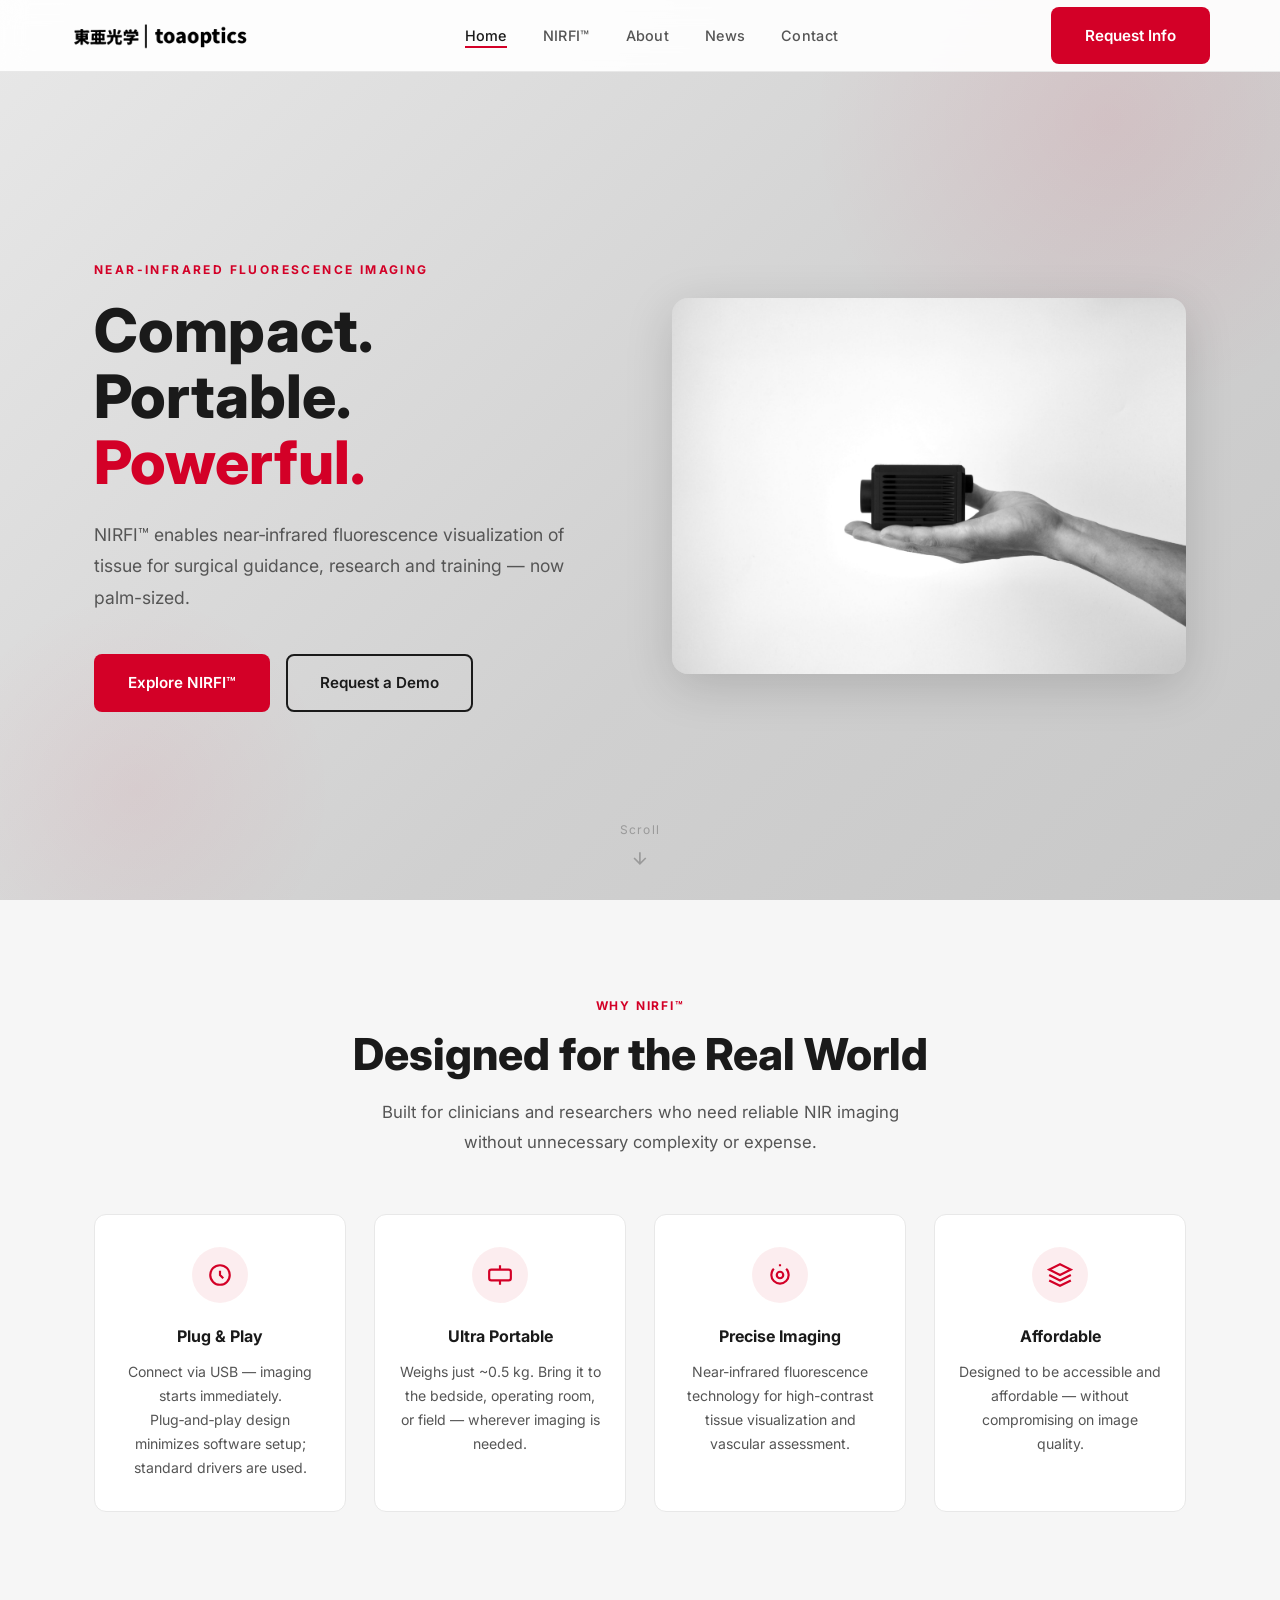
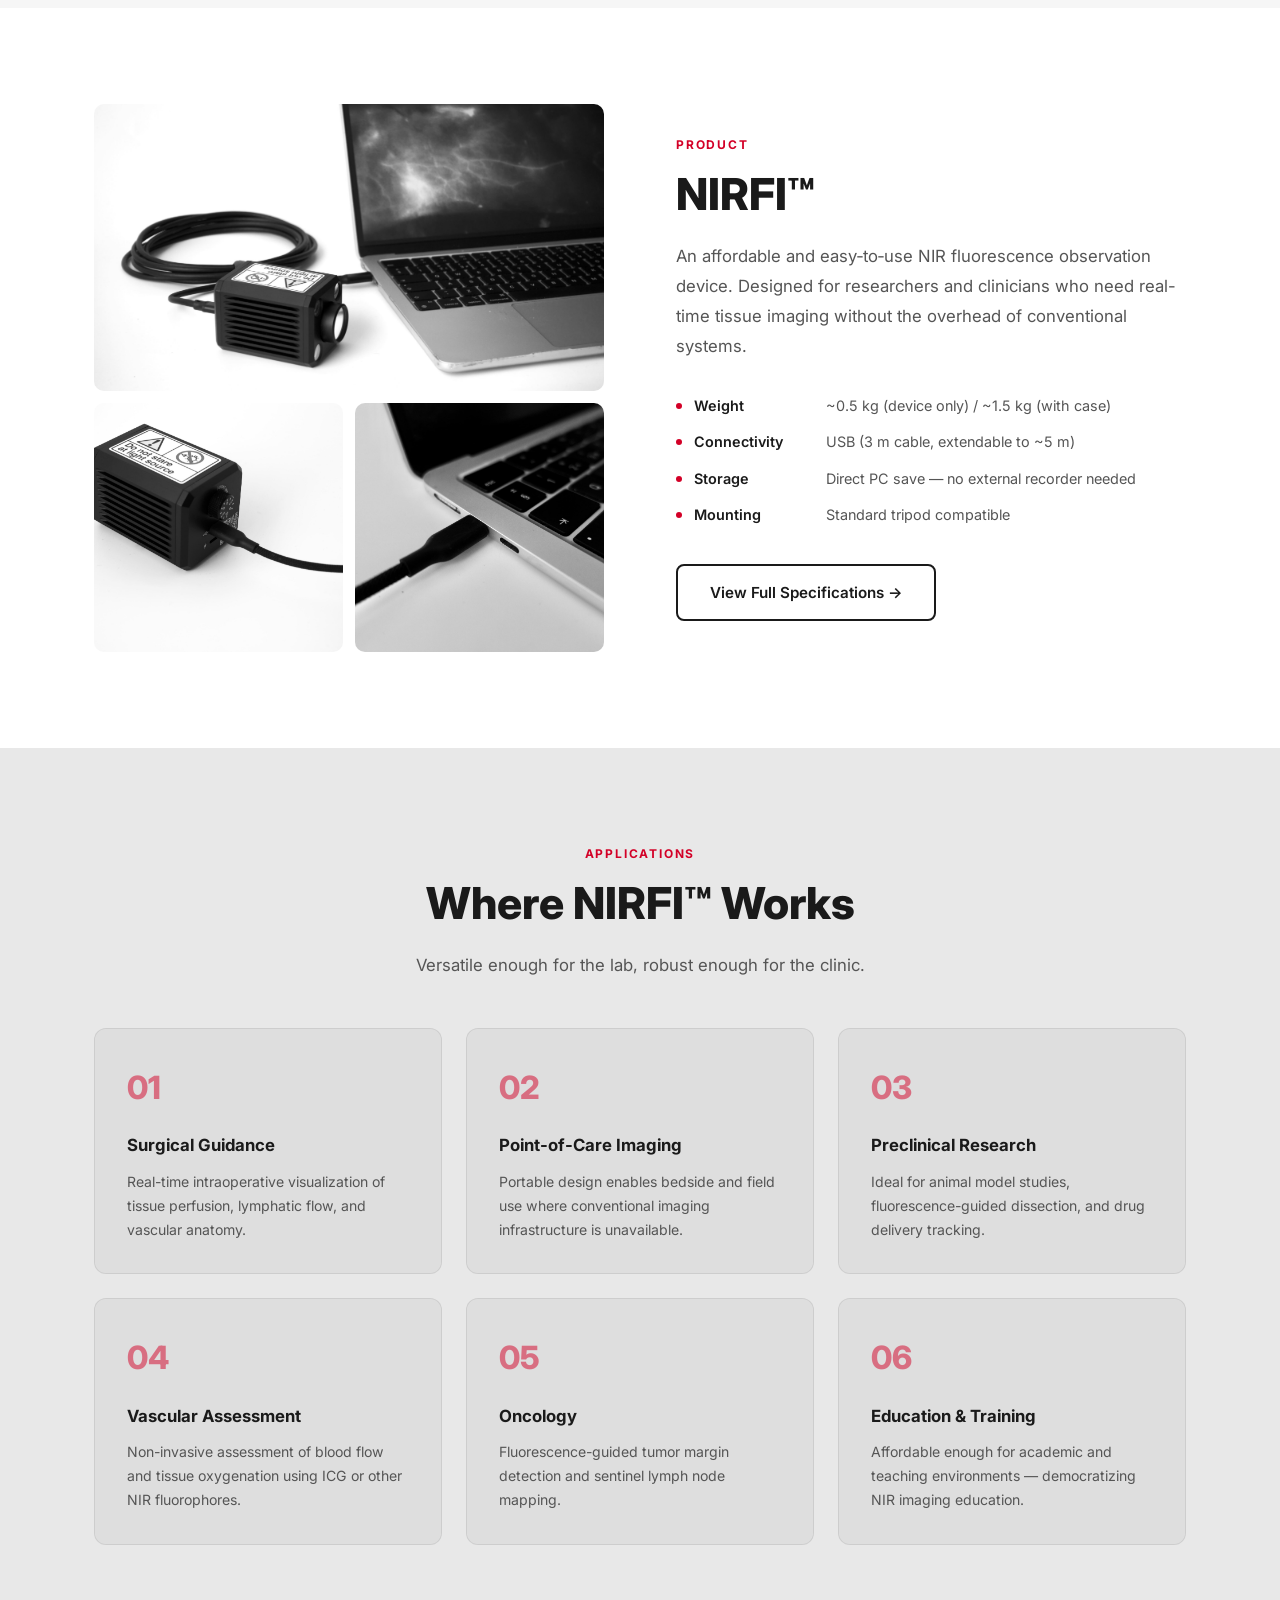
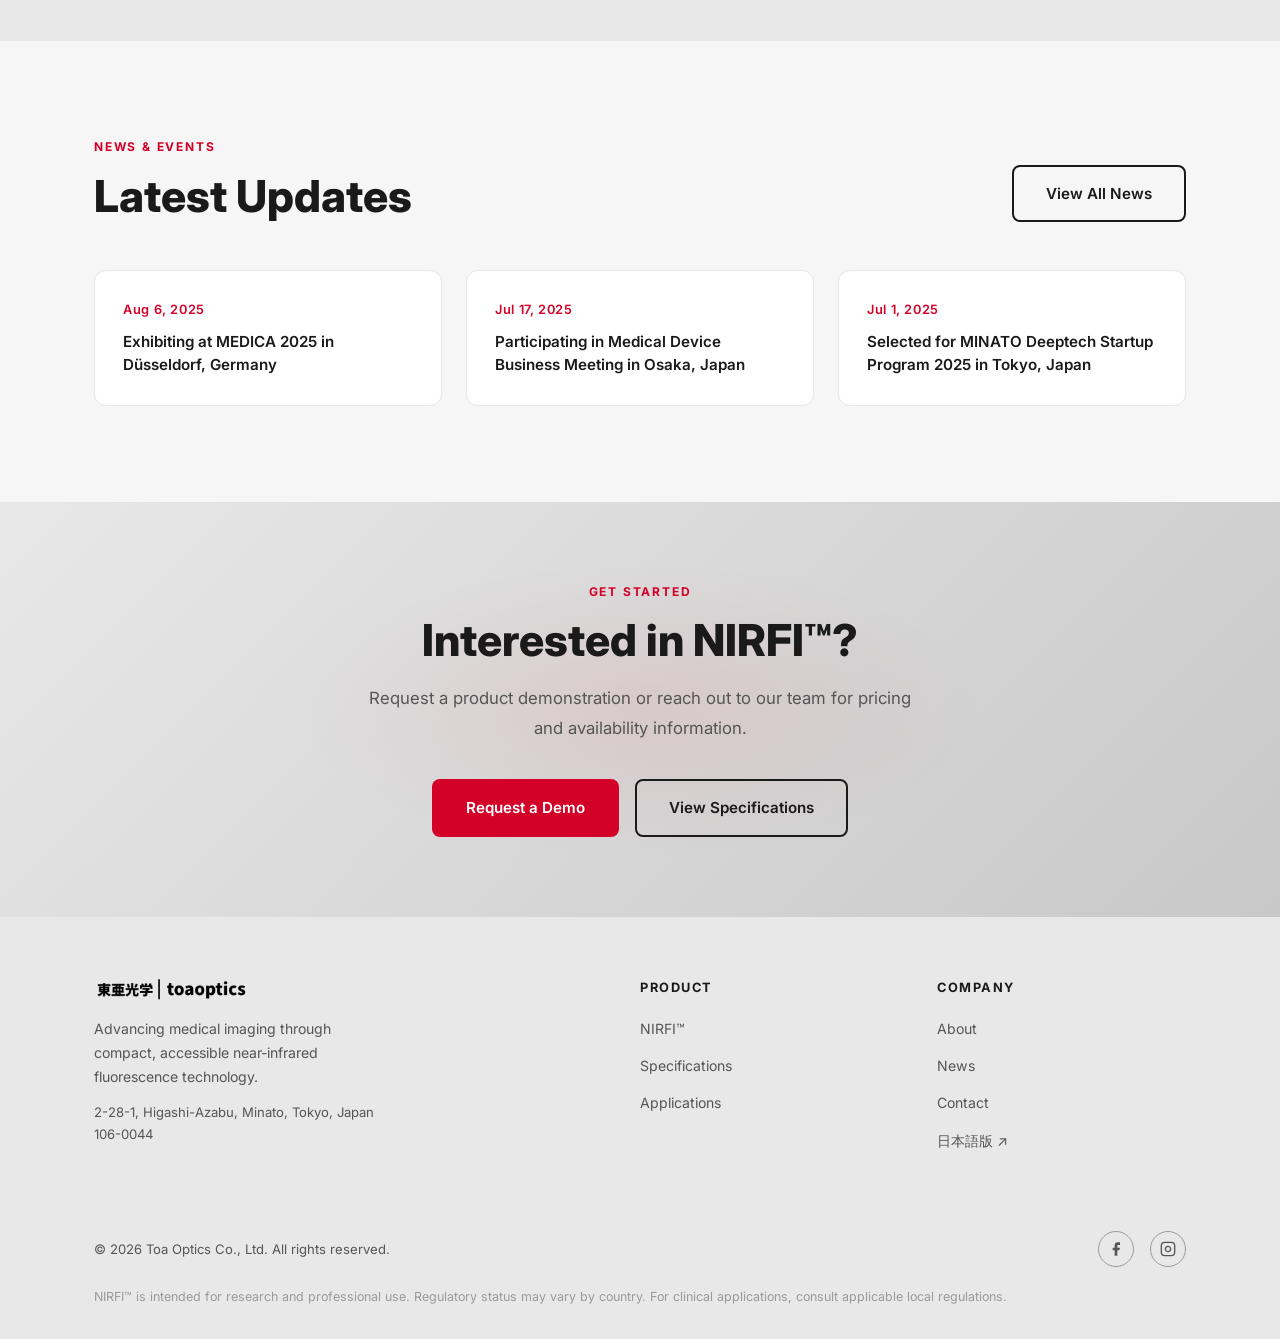
<file: index.html>
<!DOCTYPE html>
<html lang="en">
<head>
  <meta charset="UTF-8" />
  <meta name="viewport" content="width=device-width, initial-scale=1.0" />
  <title>Toa Optics — NIRFI™ Portable NIR Fluorescence Imager</title>
  <meta name="description" content="NIRFI™ by Toa Optics delivers precise near-infrared fluorescence imaging in a compact, palm-sized device. Portable. Affordable. Powerful." />
  <link rel="stylesheet" href="css/style.css" />
  <link rel="icon" type="image/png" href="images/logo.png" />
</head>
<body>

<!-- ── Navigation ── -->
<nav class="nav">
  <div class="nav-inner">
    <a href="index.html" class="nav-logo">
      <img src="images/logo.png" alt="Toa Optics" />
    </a>
    <ul class="nav-links">
      <li><a href="index.html">Home</a></li>
      <li><a href="nirfi.html">NIRFI™</a></li>
      <li><a href="about.html">About</a></li>
      <li><a href="news.html">News</a></li>
      <li><a href="contact.html">Contact</a></li>
    </ul>
    <a href="contact.html" class="btn btn-primary nav-cta">Request Info</a>
    <div class="hamburger">
      <span></span><span></span><span></span>
    </div>
  </div>
</nav>
<div class="mobile-menu">
  <a href="index.html">Home</a>
  <a href="nirfi.html">NIRFI™</a>
  <a href="about.html">About</a>
  <a href="news.html">News</a>
  <a href="contact.html">Contact</a>
  <a href="contact.html" class="btn btn-primary" style="margin-top:8px;">Request Info</a>
</div>

<!-- ── Hero ── -->
<section class="hero">
  <div class="container">
    <div class="hero-inner">
      <div class="hero-content">
        <div class="hero-label">Near-Infrared Fluorescence Imaging</div>
        <h1 class="hero-title">
          Compact.<br>
          Portable.<br>
          <span>Powerful.</span>
        </h1>
        <p class="hero-sub">
          NIRFI™ enables near‑infrared fluorescence visualization of tissue for surgical guidance, research and training — now palm-sized.
        </p>
        <div class="hero-buttons">
          <a href="nirfi.html" class="btn btn-primary">Explore NIRFI™</a>
          <a href="contact.html" class="btn btn-outline">Request a Demo</a>
        </div>
      </div>
      <div class="hero-image">
        <img src="images/nirfi-hero.jpeg" alt="NIRFI device" loading="eager" />
      </div>
    </div>
  </div>
  <div class="hero-scroll">
    <span>Scroll</span>
    <svg viewBox="0 0 24 24" fill="none" stroke="currentColor" stroke-width="2"><path d="M12 5v14M5 12l7 7 7-7"/></svg>
  </div>
</section>

<!-- ── Key Features ── -->
<section class="section section--gray">
  <div class="container">
    <div class="fade-up" style="text-align:center; max-width:600px; margin:0 auto;">
      <div class="section-label">Why NIRFI™</div>
      <h2 class="section-title" style="margin:0 auto 16px;">Designed for the Real World</h2>
      <p class="section-sub" style="margin:0 auto;">Built for clinicians and researchers who need reliable NIR imaging without unnecessary complexity or expense.</p>
    </div>
    <div class="features-grid">
      <div class="feature-card fade-up fade-up-delay-1">
        <div class="feature-icon">
          <svg viewBox="0 0 24 24" fill="none" stroke="currentColor" stroke-width="2"><path d="M3 12a9 9 0 1 0 18 0 9 9 0 0 0-18 0M12 8v4l3 3"/></svg>
        </div>
        <div class="feature-title">Plug &amp; Play</div>
        <p class="feature-desc">Connect via USB — imaging starts immediately. Plug‑and‑play design minimizes software setup; standard drivers are used.</p>
      </div>
      <div class="feature-card fade-up fade-up-delay-2">
        <div class="feature-icon">
          <svg viewBox="0 0 24 24" fill="none" stroke="currentColor" stroke-width="2"><path d="M20 7H4a2 2 0 0 0-2 2v6a2 2 0 0 0 2 2h16a2 2 0 0 0 2-2V9a2 2 0 0 0-2-2zM12 3v4M12 17v4"/></svg>
        </div>
        <div class="feature-title">Ultra Portable</div>
        <p class="feature-desc">Weighs just ~0.5 kg. Bring it to the bedside, operating room, or field — wherever imaging is needed.</p>
      </div>
      <div class="feature-card fade-up fade-up-delay-3">
        <div class="feature-icon">
          <svg viewBox="0 0 24 24" fill="none" stroke="currentColor" stroke-width="2"><circle cx="12" cy="12" r="3"/><path d="M6.3 6.3a8 8 0 1 0 11.4 0M12 2v2"/></svg>
        </div>
        <div class="feature-title">Precise Imaging</div>
        <p class="feature-desc">Near-infrared fluorescence technology for high-contrast tissue visualization and vascular assessment.</p>
      </div>
      <div class="feature-card fade-up fade-up-delay-4">
        <div class="feature-icon">
          <svg viewBox="0 0 24 24" fill="none" stroke="currentColor" stroke-width="2"><path d="M12 2L2 7l10 5 10-5-10-5zM2 17l10 5 10-5M2 12l10 5 10-5"/></svg>
        </div>
        <div class="feature-title">Affordable</div>
        <p class="feature-desc">Designed to be accessible and affordable — without compromising on image quality.</p>
      </div>
    </div>
  </div>
</section>

<!-- ── Product Spotlight ── -->
<section class="section">
  <div class="container">
    <div class="spotlight-inner">
      <div class="spotlight-images fade-up">
        <img src="images/nirfi-product-1.jpeg" alt="NIRFI in use" loading="lazy" />
        <img src="images/nirfi-product-2.jpeg" alt="NIRFI device" loading="lazy" />
        <img src="images/nirfi-product-3.jpeg" alt="NIRFI imaging" loading="lazy" />
      </div>
      <div class="spotlight-text fade-up">
        <div class="section-label">Product</div>
        <h2 class="section-title">NIRFI™</h2>
        <p class="section-sub">
          An affordable and easy‑to‑use NIR fluorescence observation device. Designed for researchers and clinicians who need real-time tissue imaging without the overhead of conventional systems.
        </p>
        <div class="specs-mini">
          <div class="spec-row">
            <div class="spec-dot"></div>
            <span class="spec-key">Weight</span>
            <span class="spec-val">~0.5 kg (device only) / ~1.5 kg (with case)</span>
          </div>
          <div class="spec-row">
            <div class="spec-dot"></div>
            <span class="spec-key">Connectivity</span>
            <span class="spec-val">USB (3 m cable, extendable to ~5 m)</span>
          </div>
          <div class="spec-row">
            <div class="spec-dot"></div>
            <span class="spec-key">Storage</span>
            <span class="spec-val">Direct PC save — no external recorder needed</span>
          </div>
          <div class="spec-row">
            <div class="spec-dot"></div>
            <span class="spec-key">Mounting</span>
            <span class="spec-val">Standard tripod compatible</span>
          </div>
        </div>
        <a href="nirfi.html" class="btn btn-outline-navy">View Full Specifications →</a>
      </div>
    </div>
  </div>
</section>

<!-- ── Applications ── -->
<section class="section section--dark">
  <div class="container">
    <div class="fade-up" style="text-align:center; max-width:600px; margin:0 auto;">
      <div class="section-label">Applications</div>
      <h2 class="section-title">Where NIRFI™ Works</h2>
      <p class="section-sub" style="margin:0 auto;">Versatile enough for the lab, robust enough for the clinic.</p>
    </div>
    <div class="apps-grid">
      <div class="app-card fade-up fade-up-delay-1">
        <div class="app-number">01</div>
        <div class="app-title">Surgical Guidance</div>
        <p class="app-desc">Real-time intraoperative visualization of tissue perfusion, lymphatic flow, and vascular anatomy.</p>
      </div>
      <div class="app-card fade-up fade-up-delay-2">
        <div class="app-number">02</div>
        <div class="app-title">Point-of-Care Imaging</div>
        <p class="app-desc">Portable design enables bedside and field use where conventional imaging infrastructure is unavailable.</p>
      </div>
      <div class="app-card fade-up fade-up-delay-3">
        <div class="app-number">03</div>
        <div class="app-title">Preclinical Research</div>
        <p class="app-desc">Ideal for animal model studies, fluorescence-guided dissection, and drug delivery tracking.</p>
      </div>
      <div class="app-card fade-up fade-up-delay-1">
        <div class="app-number">04</div>
        <div class="app-title">Vascular Assessment</div>
        <p class="app-desc">Non-invasive assessment of blood flow and tissue oxygenation using ICG or other NIR fluorophores.</p>
      </div>
      <div class="app-card fade-up fade-up-delay-2">
        <div class="app-number">05</div>
        <div class="app-title">Oncology</div>
        <p class="app-desc">Fluorescence-guided tumor margin detection and sentinel lymph node mapping.</p>
      </div>
      <div class="app-card fade-up fade-up-delay-3">
        <div class="app-number">06</div>
        <div class="app-title">Education &amp; Training</div>
        <p class="app-desc">Affordable enough for academic and teaching environments — democratizing NIR imaging education.</p>
      </div>
    </div>
  </div>
</section>

<!-- ── News ── -->
<section class="section section--gray">
  <div class="container">
    <div class="fade-up" style="display:flex; align-items:flex-end; justify-content:space-between; flex-wrap:wrap; gap:16px; margin-bottom:0;">
      <div>
        <div class="section-label">News &amp; Events</div>
        <h2 class="section-title" style="margin-bottom:0;">Latest Updates</h2>
      </div>
      <a href="news.html" class="btn btn-outline-navy">View All News</a>
    </div>
    <div class="news-grid" style="margin-top:48px;">
      <div class="news-card fade-up fade-up-delay-1">
        <div class="news-date">Aug 6, 2025</div>
        <div class="news-title">Exhibiting at MEDICA 2025 in Düsseldorf, Germany</div>
      </div>
      <div class="news-card fade-up fade-up-delay-2">
        <div class="news-date">Jul 17, 2025</div>
        <div class="news-title">Participating in Medical Device Business Meeting in Osaka, Japan</div>
      </div>
      <div class="news-card fade-up fade-up-delay-3">
        <div class="news-date">Jul 1, 2025</div>
        <div class="news-title">Selected for MINATO Deeptech Startup Program 2025 in Tokyo, Japan</div>
      </div>
    </div>
  </div>
</section>

<!-- ── CTA Banner ── -->
<section class="cta-banner">
  <div class="container" style="position:relative;z-index:1;">
    <div class="fade-up">
      <div class="section-label" style="text-align:center;">Get Started</div>
      <h2 class="section-title" style="color:var(--dark); text-align:center;">Interested in NIRFI™?</h2>
      <p class="section-sub" style="text-align:center; margin:0 auto 36px;">Request a product demonstration or reach out to our team for pricing and availability information.</p>
      <div class="cta-buttons">
        <a href="contact.html" class="btn btn-primary">Request a Demo</a>
        <a href="nirfi.html" class="btn btn-outline">View Specifications</a>
      </div>
    </div>
  </div>
</section>

<!-- ── Footer ── -->
<footer class="footer">
  <div class="container">
    <div class="footer-inner">
      <div class="footer-brand">
        <img src="images/logo.png" alt="Toa Optics" />
        <p>Advancing medical imaging through compact, accessible near-infrared fluorescence technology.</p>
        <p style="margin-top:12px; font-size:0.82rem;">2-28-1, Higashi-Azabu, Minato, Tokyo, Japan 106-0044</p>
      </div>
      <div>
        <div class="footer-heading">Product</div>
        <ul class="footer-links">
          <li><a href="nirfi.html">NIRFI™</a></li>
          <li><a href="nirfi.html#specs">Specifications</a></li>
          <li><a href="nirfi.html#applications">Applications</a></li>
        </ul>
      </div>
      <div>
        <div class="footer-heading">Company</div>
        <ul class="footer-links">
          <li><a href="about.html">About</a></li>
          <li><a href="news.html">News</a></li>
          <li><a href="contact.html">Contact</a></li>
          <li><a href="jp/index.html">日本語版 ↗</a></li>
        </ul>
      </div>
    </div>
    <div class="footer-bottom">
      <span>© 2026 Toa Optics Co., Ltd. All rights reserved.</span>
      <div class="footer-social">
        <a href="#" aria-label="Facebook">
          <svg viewBox="0 0 24 24" fill="currentColor"><path d="M18 2h-3a5 5 0 0 0-5 5v3H7v4h3v8h4v-8h3l1-4h-4V7a1 1 0 0 1 1-1h3z"/></svg>
        </a>
        <a href="#" aria-label="Instagram">
          <svg viewBox="0 0 24 24" fill="none" stroke="currentColor" stroke-width="2"><rect x="2" y="2" width="20" height="20" rx="5" ry="5"/><path d="M16 11.37A4 4 0 1 1 12.63 8 4 4 0 0 1 16 11.37z"/><line x1="17.5" y1="6.5" x2="17.51" y2="6.5"/></svg>
        </a>
      </div>
    </div>
    <p class="footer-disclaimer">NIRFI™ is intended for research and professional use. Regulatory status may vary by country. For clinical applications, consult applicable local regulations.</p>
  </div>
</footer>

<script src="js/script.js"></script>
</body>
</html>
</file>
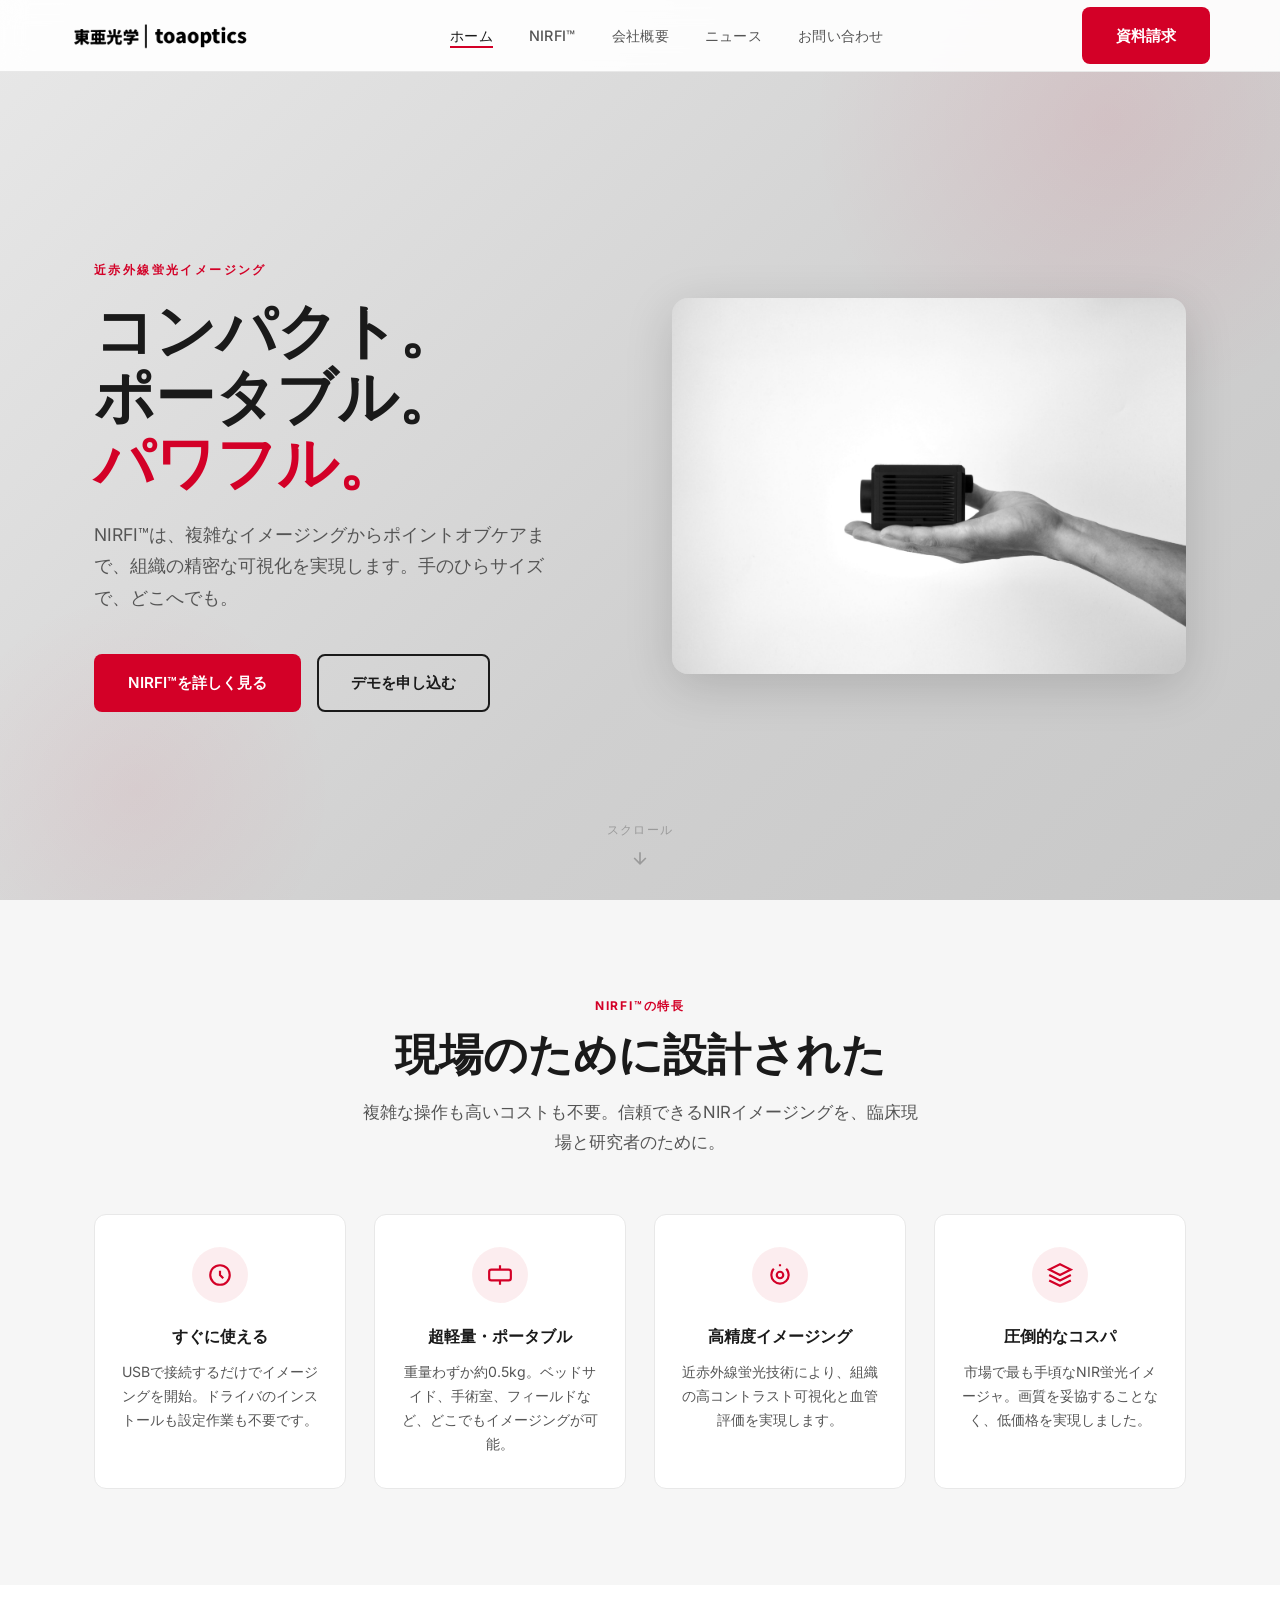
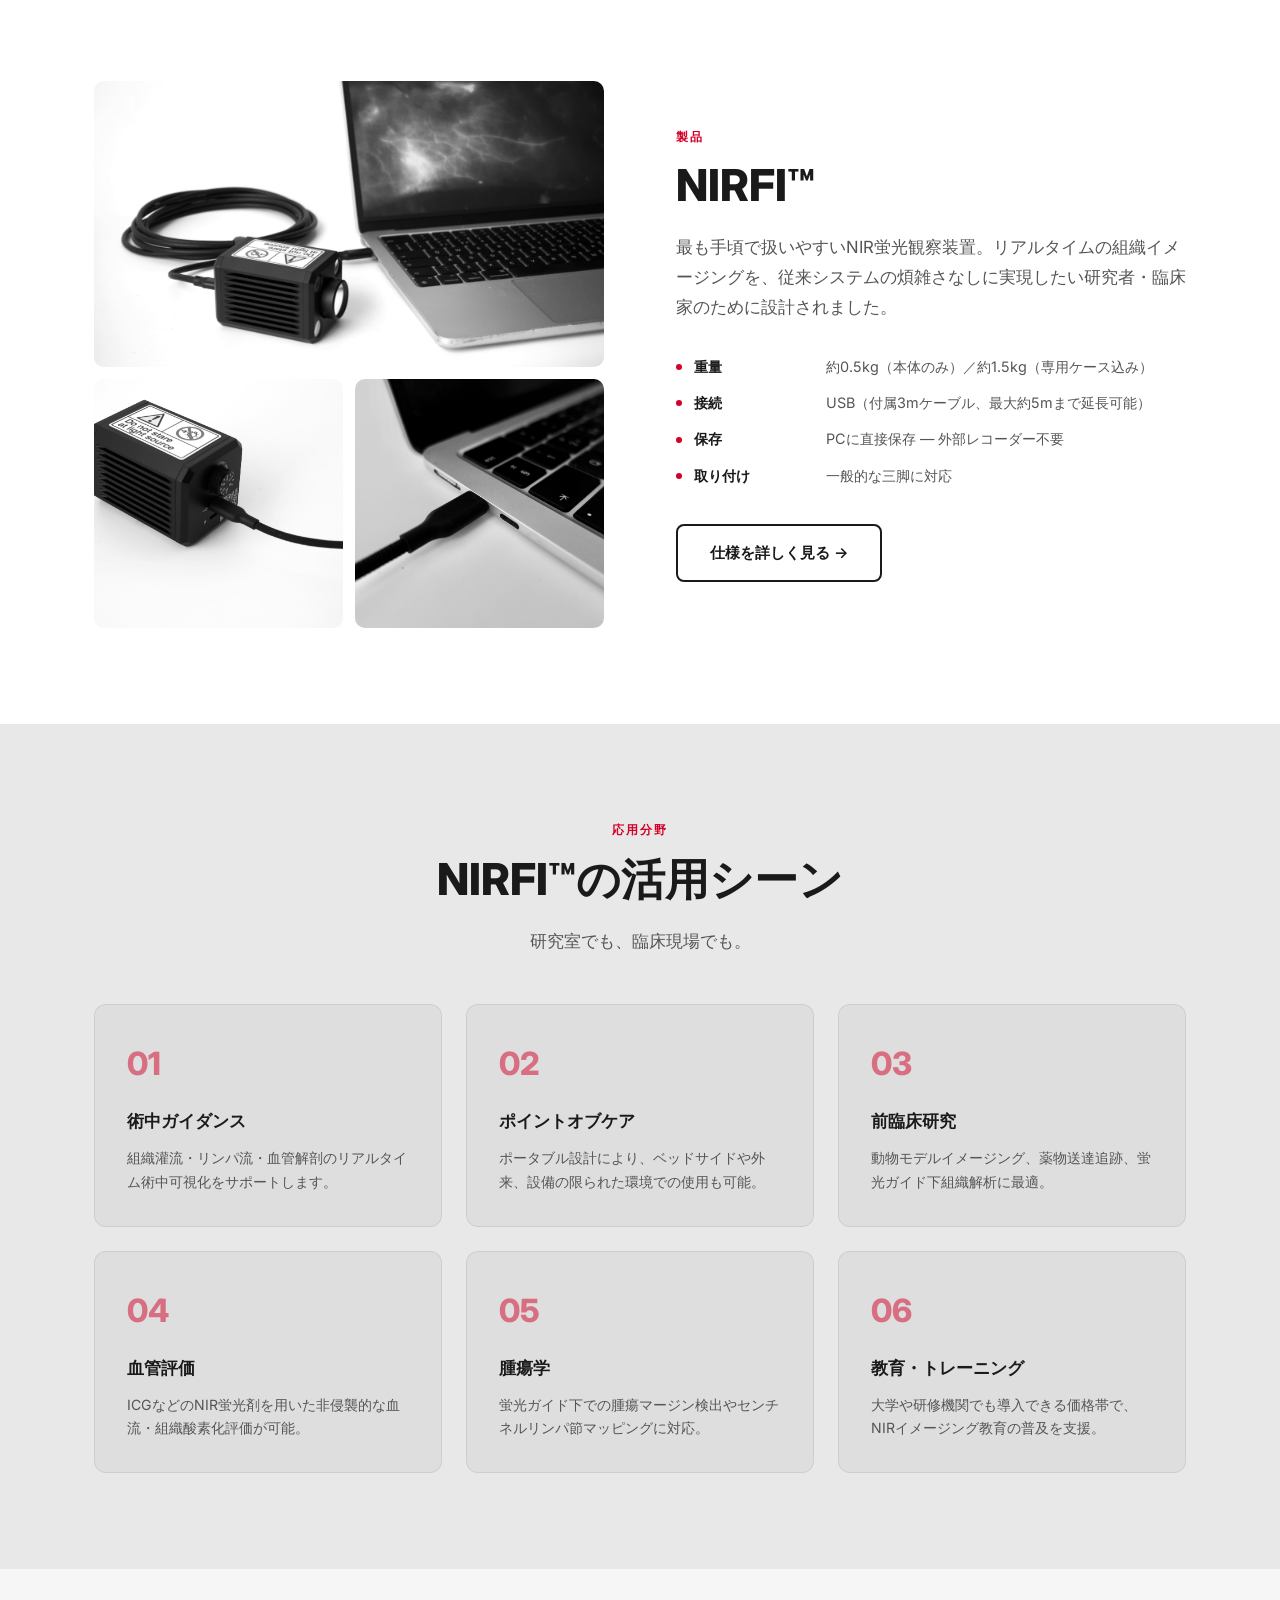
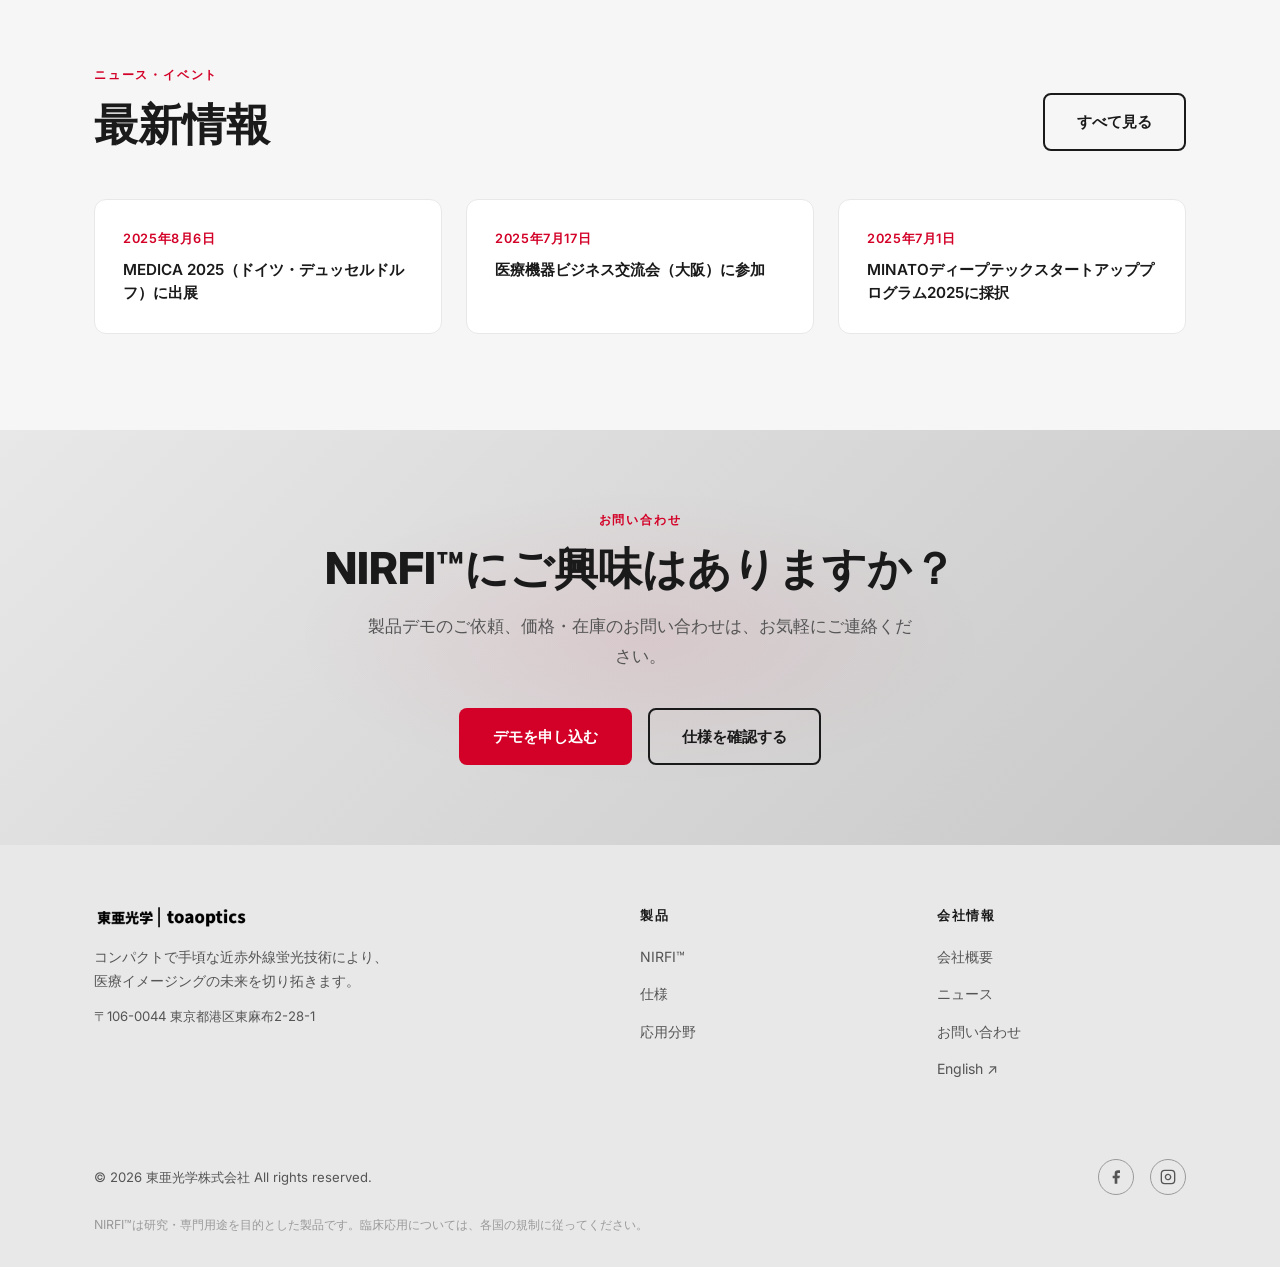
<file: jp/index.html>
<!DOCTYPE html>
<html lang="ja">
<head>
  <meta charset="UTF-8" />
  <meta name="viewport" content="width=device-width, initial-scale=1.0" />
  <title>東亜光学 — NIRFI™ ポータブル近赤外線蛍光イメージャ</title>
  <meta name="description" content="東亜光学のNIRFI™は、手のひらサイズのコンパクトな近赤外線蛍光イメージング装置です。ポータブル・低価格・高性能。" />
  <link rel="stylesheet" href="../css/style.css" />
  <link rel="icon" type="image/png" href="../images/logo.png" />
</head>
<body>

<!-- ── Navigation ── -->
<nav class="nav">
  <div class="nav-inner">
    <a href="index.html" class="nav-logo">
      <img src="../images/logo.png" alt="東亜光学" />
    </a>
    <ul class="nav-links">
      <li><a href="index.html">ホーム</a></li>
      <li><a href="nirfi.html">NIRFI™</a></li>
      <li><a href="about.html">会社概要</a></li>
      <li><a href="news.html">ニュース</a></li>
      <li><a href="contact.html">お問い合わせ</a></li>
    </ul>
    <a href="contact.html" class="btn btn-primary nav-cta">資料請求</a>
    <div class="hamburger">
      <span></span><span></span><span></span>
    </div>
  </div>
</nav>
<div class="mobile-menu">
  <a href="index.html">ホーム</a>
  <a href="nirfi.html">NIRFI™</a>
  <a href="about.html">会社概要</a>
  <a href="news.html">ニュース</a>
  <a href="contact.html">お問い合わせ</a>
  <a href="contact.html" class="btn btn-primary" style="margin-top:8px;">資料請求</a>
</div>

<!-- ── Hero ── -->
<section class="hero">
  <div class="container">
    <div class="hero-inner">
      <div class="hero-content">
        <div class="hero-label">近赤外線蛍光イメージング</div>
        <h1 class="hero-title">
          コンパクト。<br>
          ポータブル。<br>
          <span>パワフル。</span>
        </h1>
        <p class="hero-sub">
          NIRFI™は、複雑なイメージングからポイントオブケアまで、組織の精密な可視化を実現します。手のひらサイズで、どこへでも。
        </p>
        <div class="hero-buttons">
          <a href="nirfi.html" class="btn btn-primary">NIRFI™を詳しく見る</a>
          <a href="contact.html" class="btn btn-outline">デモを申し込む</a>
        </div>
      </div>
      <div class="hero-image">
        <img src="../images/nirfi-hero.jpeg" alt="NIRFI装置" loading="eager" />
      </div>
    </div>
  </div>
  <div class="hero-scroll">
    <span>スクロール</span>
    <svg viewBox="0 0 24 24" fill="none" stroke="currentColor" stroke-width="2"><path d="M12 5v14M5 12l7 7 7-7"/></svg>
  </div>
</section>

<!-- ── Key Features ── -->
<section class="section section--gray">
  <div class="container">
    <div class="fade-up" style="text-align:center; max-width:600px; margin:0 auto;">
      <div class="section-label">NIRFI™の特長</div>
      <h2 class="section-title" style="margin:0 auto 16px;">現場のために設計された</h2>
      <p class="section-sub" style="margin:0 auto;">複雑な操作も高いコストも不要。信頼できるNIRイメージングを、臨床現場と研究者のために。</p>
    </div>
    <div class="features-grid">
      <div class="feature-card fade-up fade-up-delay-1">
        <div class="feature-icon">
          <svg viewBox="0 0 24 24" fill="none" stroke="currentColor" stroke-width="2"><path d="M3 12a9 9 0 1 0 18 0 9 9 0 0 0-18 0M12 8v4l3 3"/></svg>
        </div>
        <div class="feature-title">すぐに使える</div>
        <p class="feature-desc">USBで接続するだけでイメージングを開始。ドライバのインストールも設定作業も不要です。</p>
      </div>
      <div class="feature-card fade-up fade-up-delay-2">
        <div class="feature-icon">
          <svg viewBox="0 0 24 24" fill="none" stroke="currentColor" stroke-width="2"><path d="M20 7H4a2 2 0 0 0-2 2v6a2 2 0 0 0 2 2h16a2 2 0 0 0 2-2V9a2 2 0 0 0-2-2zM12 3v4M12 17v4"/></svg>
        </div>
        <div class="feature-title">超軽量・ポータブル</div>
        <p class="feature-desc">重量わずか約0.5kg。ベッドサイド、手術室、フィールドなど、どこでもイメージングが可能。</p>
      </div>
      <div class="feature-card fade-up fade-up-delay-3">
        <div class="feature-icon">
          <svg viewBox="0 0 24 24" fill="none" stroke="currentColor" stroke-width="2"><circle cx="12" cy="12" r="3"/><path d="M6.3 6.3a8 8 0 1 0 11.4 0M12 2v2"/></svg>
        </div>
        <div class="feature-title">高精度イメージング</div>
        <p class="feature-desc">近赤外線蛍光技術により、組織の高コントラスト可視化と血管評価を実現します。</p>
      </div>
      <div class="feature-card fade-up fade-up-delay-4">
        <div class="feature-icon">
          <svg viewBox="0 0 24 24" fill="none" stroke="currentColor" stroke-width="2"><path d="M12 2L2 7l10 5 10-5-10-5zM2 17l10 5 10-5M2 12l10 5 10-5"/></svg>
        </div>
        <div class="feature-title">圧倒的なコスパ</div>
        <p class="feature-desc">市場で最も手頃なNIR蛍光イメージャ。画質を妥協することなく、低価格を実現しました。</p>
      </div>
    </div>
  </div>
</section>

<!-- ── Product Spotlight ── -->
<section class="section">
  <div class="container">
    <div class="spotlight-inner">
      <div class="spotlight-images fade-up">
        <img src="../images/nirfi-product-1.jpeg" alt="NIRFI使用例" loading="lazy" />
        <img src="../images/nirfi-product-2.jpeg" alt="NIRFI装置" loading="lazy" />
        <img src="../images/nirfi-product-3.jpeg" alt="NIRFIイメージング" loading="lazy" />
      </div>
      <div class="spotlight-text fade-up">
        <div class="section-label">製品</div>
        <h2 class="section-title">NIRFI™</h2>
        <p class="section-sub">
          最も手頃で扱いやすいNIR蛍光観察装置。リアルタイムの組織イメージングを、従来システムの煩雑さなしに実現したい研究者・臨床家のために設計されました。
        </p>
        <div class="specs-mini">
          <div class="spec-row">
            <div class="spec-dot"></div>
            <span class="spec-key">重量</span>
            <span class="spec-val">約0.5kg（本体のみ）／約1.5kg（専用ケース込み）</span>
          </div>
          <div class="spec-row">
            <div class="spec-dot"></div>
            <span class="spec-key">接続</span>
            <span class="spec-val">USB（付属3mケーブル、最大約5mまで延長可能）</span>
          </div>
          <div class="spec-row">
            <div class="spec-dot"></div>
            <span class="spec-key">保存</span>
            <span class="spec-val">PCに直接保存 — 外部レコーダー不要</span>
          </div>
          <div class="spec-row">
            <div class="spec-dot"></div>
            <span class="spec-key">取り付け</span>
            <span class="spec-val">一般的な三脚に対応</span>
          </div>
        </div>
        <a href="nirfi.html" class="btn btn-outline-navy">仕様を詳しく見る →</a>
      </div>
    </div>
  </div>
</section>

<!-- ── Applications ── -->
<section class="section section--dark">
  <div class="container">
    <div class="fade-up" style="text-align:center; max-width:600px; margin:0 auto;">
      <div class="section-label">応用分野</div>
      <h2 class="section-title">NIRFI™の活用シーン</h2>
      <p class="section-sub" style="margin:0 auto;">研究室でも、臨床現場でも。</p>
    </div>
    <div class="apps-grid">
      <div class="app-card fade-up fade-up-delay-1">
        <div class="app-number">01</div>
        <div class="app-title">術中ガイダンス</div>
        <p class="app-desc">組織灌流・リンパ流・血管解剖のリアルタイム術中可視化をサポートします。</p>
      </div>
      <div class="app-card fade-up fade-up-delay-2">
        <div class="app-number">02</div>
        <div class="app-title">ポイントオブケア</div>
        <p class="app-desc">ポータブル設計により、ベッドサイドや外来、設備の限られた環境での使用も可能。</p>
      </div>
      <div class="app-card fade-up fade-up-delay-3">
        <div class="app-number">03</div>
        <div class="app-title">前臨床研究</div>
        <p class="app-desc">動物モデルイメージング、薬物送達追跡、蛍光ガイド下組織解析に最適。</p>
      </div>
      <div class="app-card fade-up fade-up-delay-1">
        <div class="app-number">04</div>
        <div class="app-title">血管評価</div>
        <p class="app-desc">ICGなどのNIR蛍光剤を用いた非侵襲的な血流・組織酸素化評価が可能。</p>
      </div>
      <div class="app-card fade-up fade-up-delay-2">
        <div class="app-number">05</div>
        <div class="app-title">腫瘍学</div>
        <p class="app-desc">蛍光ガイド下での腫瘍マージン検出やセンチネルリンパ節マッピングに対応。</p>
      </div>
      <div class="app-card fade-up fade-up-delay-3">
        <div class="app-number">06</div>
        <div class="app-title">教育・トレーニング</div>
        <p class="app-desc">大学や研修機関でも導入できる価格帯で、NIRイメージング教育の普及を支援。</p>
      </div>
    </div>
  </div>
</section>

<!-- ── News ── -->
<section class="section section--gray">
  <div class="container">
    <div class="fade-up" style="display:flex; align-items:flex-end; justify-content:space-between; flex-wrap:wrap; gap:16px; margin-bottom:0;">
      <div>
        <div class="section-label">ニュース・イベント</div>
        <h2 class="section-title" style="margin-bottom:0;">最新情報</h2>
      </div>
      <a href="news.html" class="btn btn-outline-navy">すべて見る</a>
    </div>
    <div class="news-grid" style="margin-top:48px;">
      <div class="news-card fade-up fade-up-delay-1">
        <div class="news-date">2025年8月6日</div>
        <div class="news-title">MEDICA 2025（ドイツ・デュッセルドルフ）に出展</div>
      </div>
      <div class="news-card fade-up fade-up-delay-2">
        <div class="news-date">2025年7月17日</div>
        <div class="news-title">医療機器ビジネス交流会（大阪）に参加</div>
      </div>
      <div class="news-card fade-up fade-up-delay-3">
        <div class="news-date">2025年7月1日</div>
        <div class="news-title">MINATOディープテックスタートアッププログラム2025に採択</div>
      </div>
    </div>
  </div>
</section>

<!-- ── CTA Banner ── -->
<section class="cta-banner">
  <div class="container" style="position:relative;z-index:1;">
    <div class="fade-up">
      <div class="section-label" style="text-align:center;">お問い合わせ</div>
      <h2 class="section-title" style="color:var(--dark); text-align:center;">NIRFI™にご興味はありますか？</h2>
      <p class="section-sub" style="text-align:center; margin:0 auto 36px;">製品デモのご依頼、価格・在庫のお問い合わせは、お気軽にご連絡ください。</p>
      <div class="cta-buttons">
        <a href="contact.html" class="btn btn-primary">デモを申し込む</a>
        <a href="nirfi.html" class="btn btn-outline">仕様を確認する</a>
      </div>
    </div>
  </div>
</section>

<!-- ── Footer ── -->
<footer class="footer">
  <div class="container">
    <div class="footer-inner">
      <div class="footer-brand">
        <img src="../images/logo.png" alt="東亜光学" />
        <p>コンパクトで手頃な近赤外線蛍光技術により、医療イメージングの未来を切り拓きます。</p>
        <p style="margin-top:12px; font-size:0.82rem;">〒106-0044 東京都港区東麻布2-28-1</p>
      </div>
      <div>
        <div class="footer-heading">製品</div>
        <ul class="footer-links">
          <li><a href="nirfi.html">NIRFI™</a></li>
          <li><a href="nirfi.html#specs">仕様</a></li>
          <li><a href="nirfi.html#applications">応用分野</a></li>
        </ul>
      </div>
      <div>
        <div class="footer-heading">会社情報</div>
        <ul class="footer-links">
          <li><a href="about.html">会社概要</a></li>
          <li><a href="news.html">ニュース</a></li>
          <li><a href="contact.html">お問い合わせ</a></li>
          <li><a href="../index.html">English ↗</a></li>
        </ul>
      </div>
    </div>
    <div class="footer-bottom">
      <span>© 2026 東亜光学株式会社 All rights reserved.</span>
      <div class="footer-social">
        <a href="#" aria-label="Facebook">
          <svg viewBox="0 0 24 24" fill="currentColor"><path d="M18 2h-3a5 5 0 0 0-5 5v3H7v4h3v8h4v-8h3l1-4h-4V7a1 1 0 0 1 1-1h3z"/></svg>
        </a>
        <a href="#" aria-label="Instagram">
          <svg viewBox="0 0 24 24" fill="none" stroke="currentColor" stroke-width="2"><rect x="2" y="2" width="20" height="20" rx="5" ry="5"/><path d="M16 11.37A4 4 0 1 1 12.63 8 4 4 0 0 1 16 11.37z"/><line x1="17.5" y1="6.5" x2="17.51" y2="6.5"/></svg>
        </a>
      </div>
    </div>
    <p class="footer-disclaimer">NIRFI™は研究・専門用途を目的とした製品です。臨床応用については、各国の規制に従ってください。</p>
  </div>
</footer>

<script src="../js/script.js"></script>
</body>
</html>
</file>
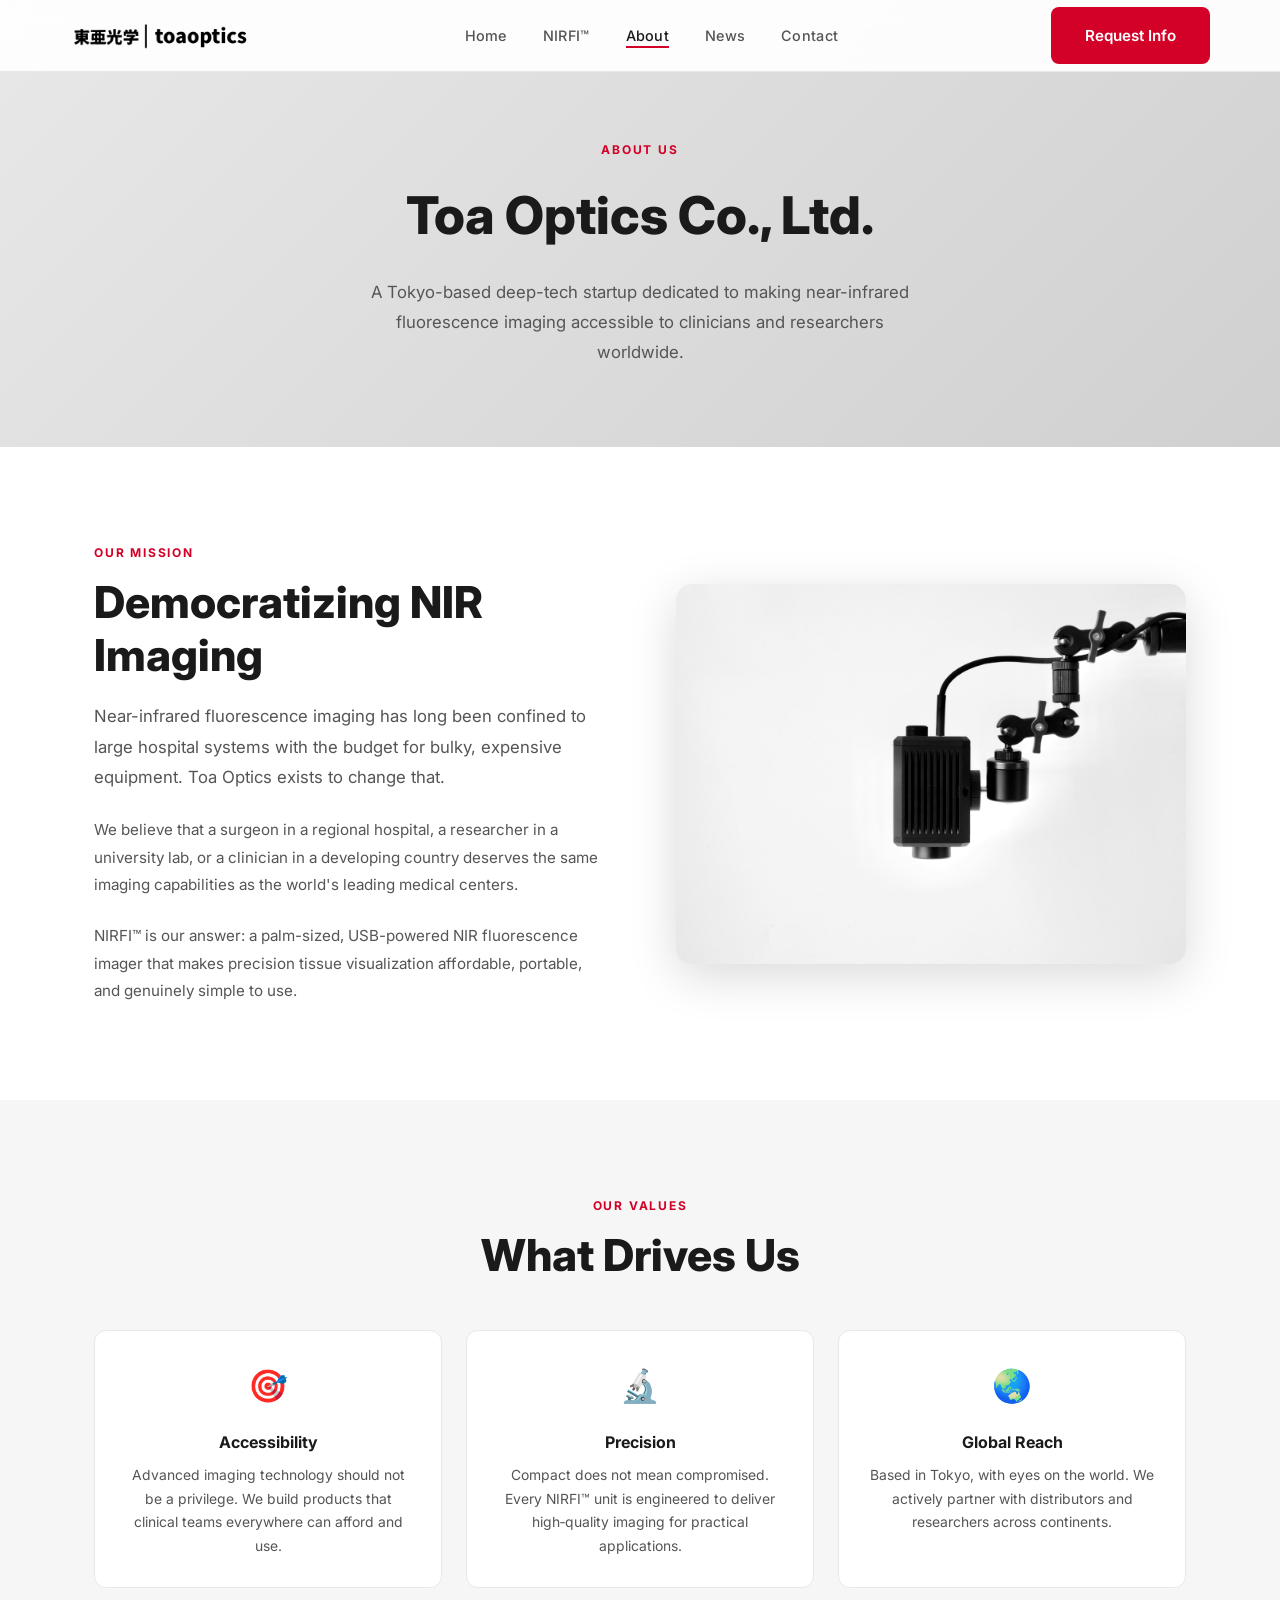
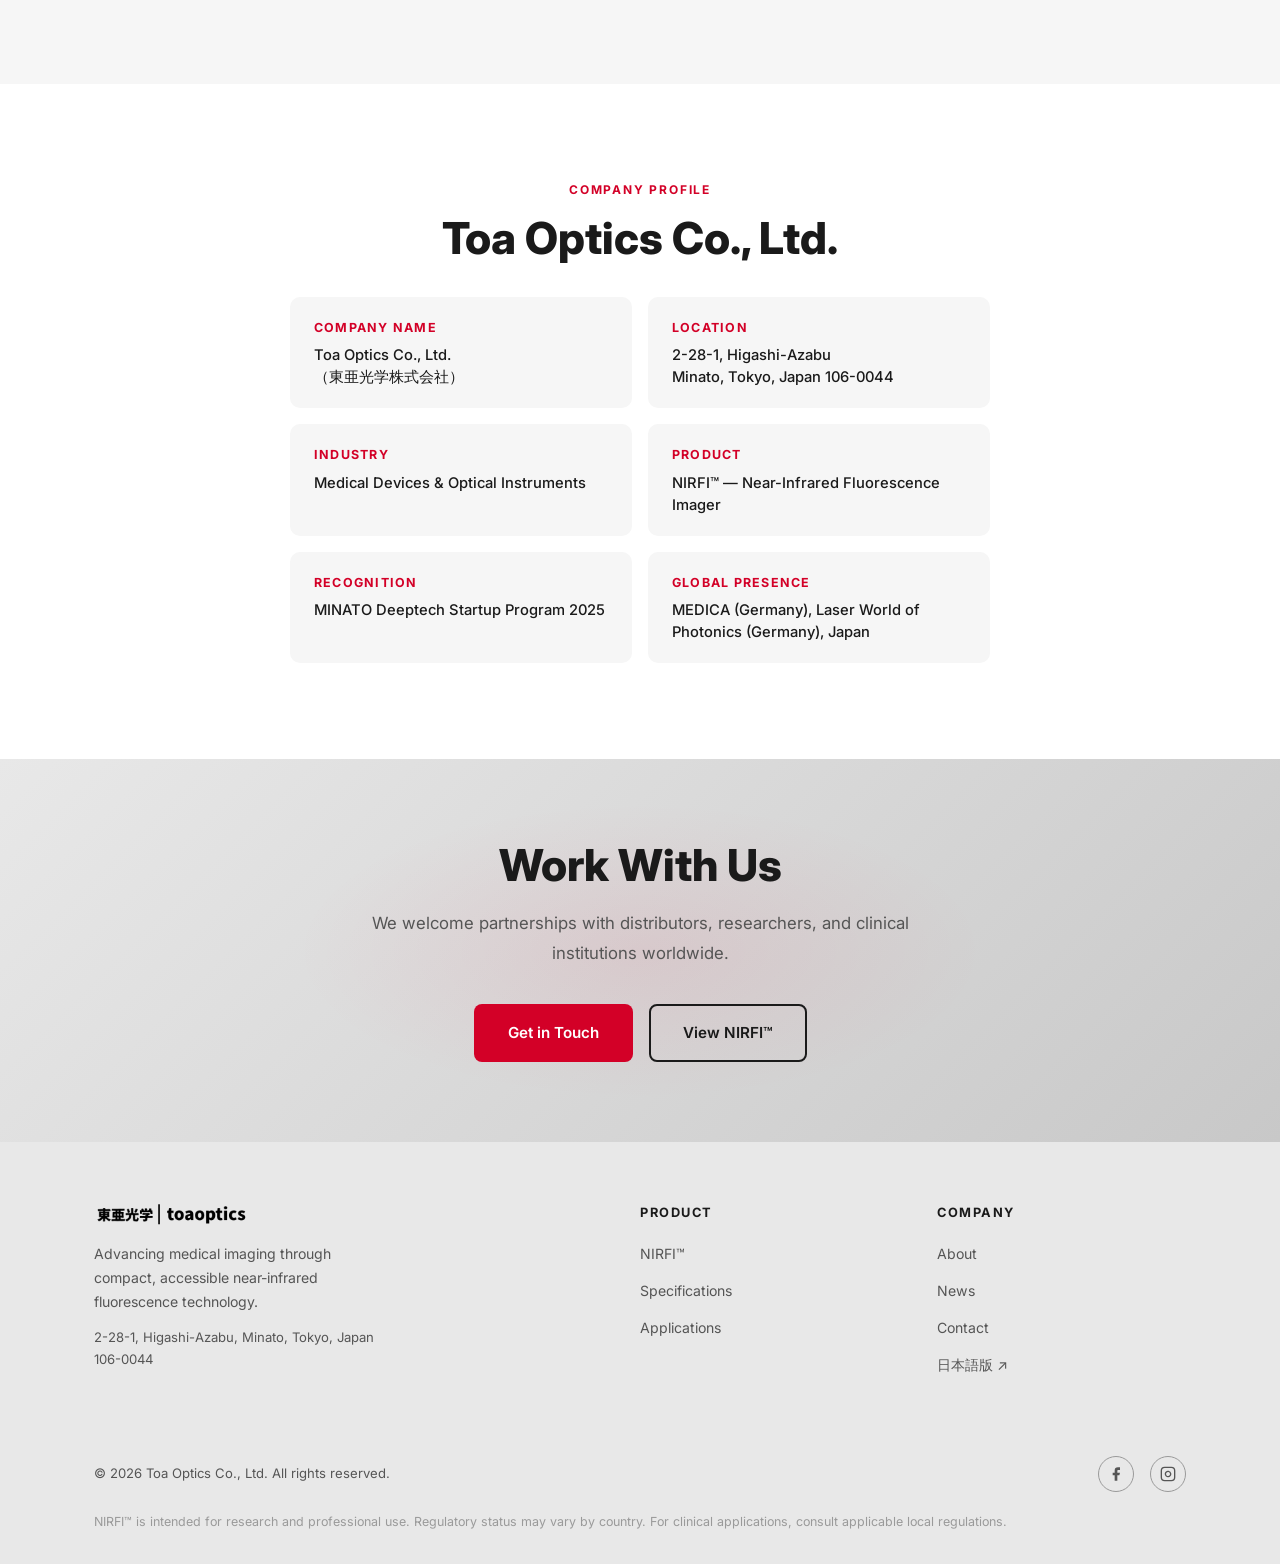
<file: about.html>
<!DOCTYPE html>
<html lang="en">
<head>
  <meta charset="UTF-8" />
  <meta name="viewport" content="width=device-width, initial-scale=1.0" />
  <title>About — Toa Optics Co., Ltd.</title>
  <meta name="description" content="Toa Optics is a Tokyo-based medical imaging company developing compact, affordable near-infrared fluorescence imaging devices." />
  <link rel="stylesheet" href="css/style.css" />
</head>
<body>

<!-- ── Navigation ── -->
<nav class="nav">
  <div class="nav-inner">
    <a href="index.html" class="nav-logo">
      <img src="images/logo.png" alt="Toa Optics" />
    </a>
    <ul class="nav-links">
      <li><a href="index.html">Home</a></li>
      <li><a href="nirfi.html">NIRFI™</a></li>
      <li><a href="about.html">About</a></li>
      <li><a href="news.html">News</a></li>
      <li><a href="contact.html">Contact</a></li>
    </ul>
    <a href="contact.html" class="btn btn-primary nav-cta">Request Info</a>
    <div class="hamburger"><span></span><span></span><span></span></div>
  </div>
</nav>
<div class="mobile-menu">
  <a href="index.html">Home</a>
  <a href="nirfi.html">NIRFI™</a>
  <a href="about.html">About</a>
  <a href="news.html">News</a>
  <a href="contact.html">Contact</a>
  <a href="contact.html" class="btn btn-primary" style="margin-top:8px;">Request Info</a>
</div>

<!-- ── Page Hero ── -->
<section class="page-hero">
  <div class="container">
    <div class="section-label">About Us</div>
    <h1>Toa Optics Co., Ltd.</h1>
    <p>A Tokyo-based deep-tech startup dedicated to making near-infrared fluorescence imaging accessible to clinicians and researchers worldwide.</p>
  </div>
</section>

<!-- ── Mission ── -->
<section class="section">
  <div class="container">
    <div class="about-grid">
      <div class="fade-up">
        <div class="section-label">Our Mission</div>
        <h2 class="section-title">Democratizing NIR Imaging</h2>
        <p class="section-sub" style="margin-bottom:24px;">
          Near-infrared fluorescence imaging has long been confined to large hospital systems with the budget for bulky, expensive equipment. Toa Optics exists to change that.
        </p>
        <p style="font-size:0.95rem; color:var(--gray-4); line-height:1.8; margin-bottom:24px;">
          We believe that a surgeon in a regional hospital, a researcher in a university lab, or a clinician in a developing country deserves the same imaging capabilities as the world's leading medical centers.
        </p>
        <p style="font-size:0.95rem; color:var(--gray-4); line-height:1.8;">
          NIRFI™ is our answer: a palm-sized, USB-powered NIR fluorescence imager that makes precision tissue visualization affordable, portable, and genuinely simple to use.
        </p>
      </div>
      <div class="about-img fade-up">
        <img src="images/nirfi-team.jpeg" alt="Toa Optics team" loading="lazy" />
      </div>
    </div>
  </div>
</section>

<!-- ── Values ── -->
<section class="section section--gray">
  <div class="container">
    <div class="fade-up" style="text-align:center; max-width:600px; margin:0 auto 0;">
      <div class="section-label">Our Values</div>
      <h2 class="section-title">What Drives Us</h2>
    </div>
    <div class="values-grid">
      <div class="value-card fade-up fade-up-delay-1">
        <div class="value-icon">🎯</div>
        <div class="value-title">Accessibility</div>
        <p class="value-desc">Advanced imaging technology should not be a privilege. We build products that clinical teams everywhere can afford and use.</p>
      </div>
      <div class="value-card fade-up fade-up-delay-2">
        <div class="value-icon">🔬</div>
        <div class="value-title">Precision</div>
        <p class="value-desc">Compact does not mean compromised. Every NIRFI™ unit is engineered to deliver high‑quality imaging for practical applications.</p>
      </div>
      <div class="value-card fade-up fade-up-delay-3">
        <div class="value-icon">🌏</div>
        <div class="value-title">Global Reach</div>
        <p class="value-desc">Based in Tokyo, with eyes on the world. We actively partner with distributors and researchers across continents.</p>
      </div>
    </div>
  </div>
</section>

<!-- ── Company Info ── -->
<section class="section">
  <div class="container">
    <div class="fade-up" style="max-width:700px; margin:0 auto;">
      <div class="section-label" style="text-align:center; display:block;">Company Profile</div>
      <h2 class="section-title" style="text-align:center;">Toa Optics Co., Ltd.</h2>
      <div class="company-info-grid">
        <div class="info-item">
          <div class="info-label">Company Name</div>
          <div class="info-value">Toa Optics Co., Ltd.<br>（東亜光学株式会社）</div>
        </div>
        <div class="info-item">
          <div class="info-label">Location</div>
          <div class="info-value">2-28-1, Higashi-Azabu<br>Minato, Tokyo, Japan 106-0044</div>
        </div>
        <div class="info-item">
          <div class="info-label">Industry</div>
          <div class="info-value">Medical Devices &amp; Optical Instruments</div>
        </div>
        <div class="info-item">
          <div class="info-label">Product</div>
          <div class="info-value">NIRFI™ — Near-Infrared Fluorescence Imager</div>
        </div>
        <div class="info-item">
          <div class="info-label">Recognition</div>
          <div class="info-value">MINATO Deeptech Startup Program 2025</div>
        </div>
        <div class="info-item">
          <div class="info-label">Global Presence</div>
          <div class="info-value">MEDICA (Germany), Laser World of Photonics (Germany), Japan</div>
        </div>
      </div>
    </div>
  </div>
</section>

<!-- ── CTA ── -->
<section class="cta-banner">
  <div class="container" style="position:relative;z-index:1;">
    <div class="fade-up">
      <h2 class="section-title" style="color:var(--dark); text-align:center;">Work With Us</h2>
      <p class="section-sub" style="text-align:center; margin:0 auto 36px;">We welcome partnerships with distributors, researchers, and clinical institutions worldwide.</p>
      <div class="cta-buttons">
        <a href="contact.html" class="btn btn-primary">Get in Touch</a>
        <a href="nirfi.html" class="btn btn-outline">View NIRFI™</a>
      </div>
    </div>
  </div>
</section>

<!-- ── Footer ── -->
<footer class="footer">
  <div class="container">
    <div class="footer-inner">
      <div class="footer-brand">
        <img src="images/logo.png" alt="Toa Optics" />
        <p>Advancing medical imaging through compact, accessible near-infrared fluorescence technology.</p>
        <p style="margin-top:12px; font-size:0.82rem;">2-28-1, Higashi-Azabu, Minato, Tokyo, Japan 106-0044</p>
      </div>
      <div>
        <div class="footer-heading">Product</div>
        <ul class="footer-links">
          <li><a href="nirfi.html">NIRFI™</a></li>
          <li><a href="nirfi.html#specs">Specifications</a></li>
          <li><a href="nirfi.html#applications">Applications</a></li>
        </ul>
      </div>
      <div>
        <div class="footer-heading">Company</div>
        <ul class="footer-links">
          <li><a href="about.html">About</a></li>
          <li><a href="news.html">News</a></li>
          <li><a href="contact.html">Contact</a></li>
          <li><a href="jp/index.html">日本語版 ↗</a></li>
        </ul>
      </div>
    </div>
    <div class="footer-bottom">
      <span>© 2026 Toa Optics Co., Ltd. All rights reserved.</span>
      <div class="footer-social">
        <a href="#" aria-label="Facebook">
          <svg viewBox="0 0 24 24" fill="currentColor"><path d="M18 2h-3a5 5 0 0 0-5 5v3H7v4h3v8h4v-8h3l1-4h-4V7a1 1 0 0 1 1-1h3z"/></svg>
        </a>
        <a href="#" aria-label="Instagram">
          <svg viewBox="0 0 24 24" fill="none" stroke="currentColor" stroke-width="2"><rect x="2" y="2" width="20" height="20" rx="5" ry="5"/><path d="M16 11.37A4 4 0 1 1 12.63 8 4 4 0 0 1 16 11.37z"/><line x1="17.5" y1="6.5" x2="17.51" y2="6.5"/></svg>
        </a>
      </div>
    </div>
    <p class="footer-disclaimer">NIRFI™ is intended for research and professional use. Regulatory status may vary by country. For clinical applications, consult applicable local regulations.</p>
  </div>
</footer>

<script src="js/script.js"></script>
</body>
</html>
</file>
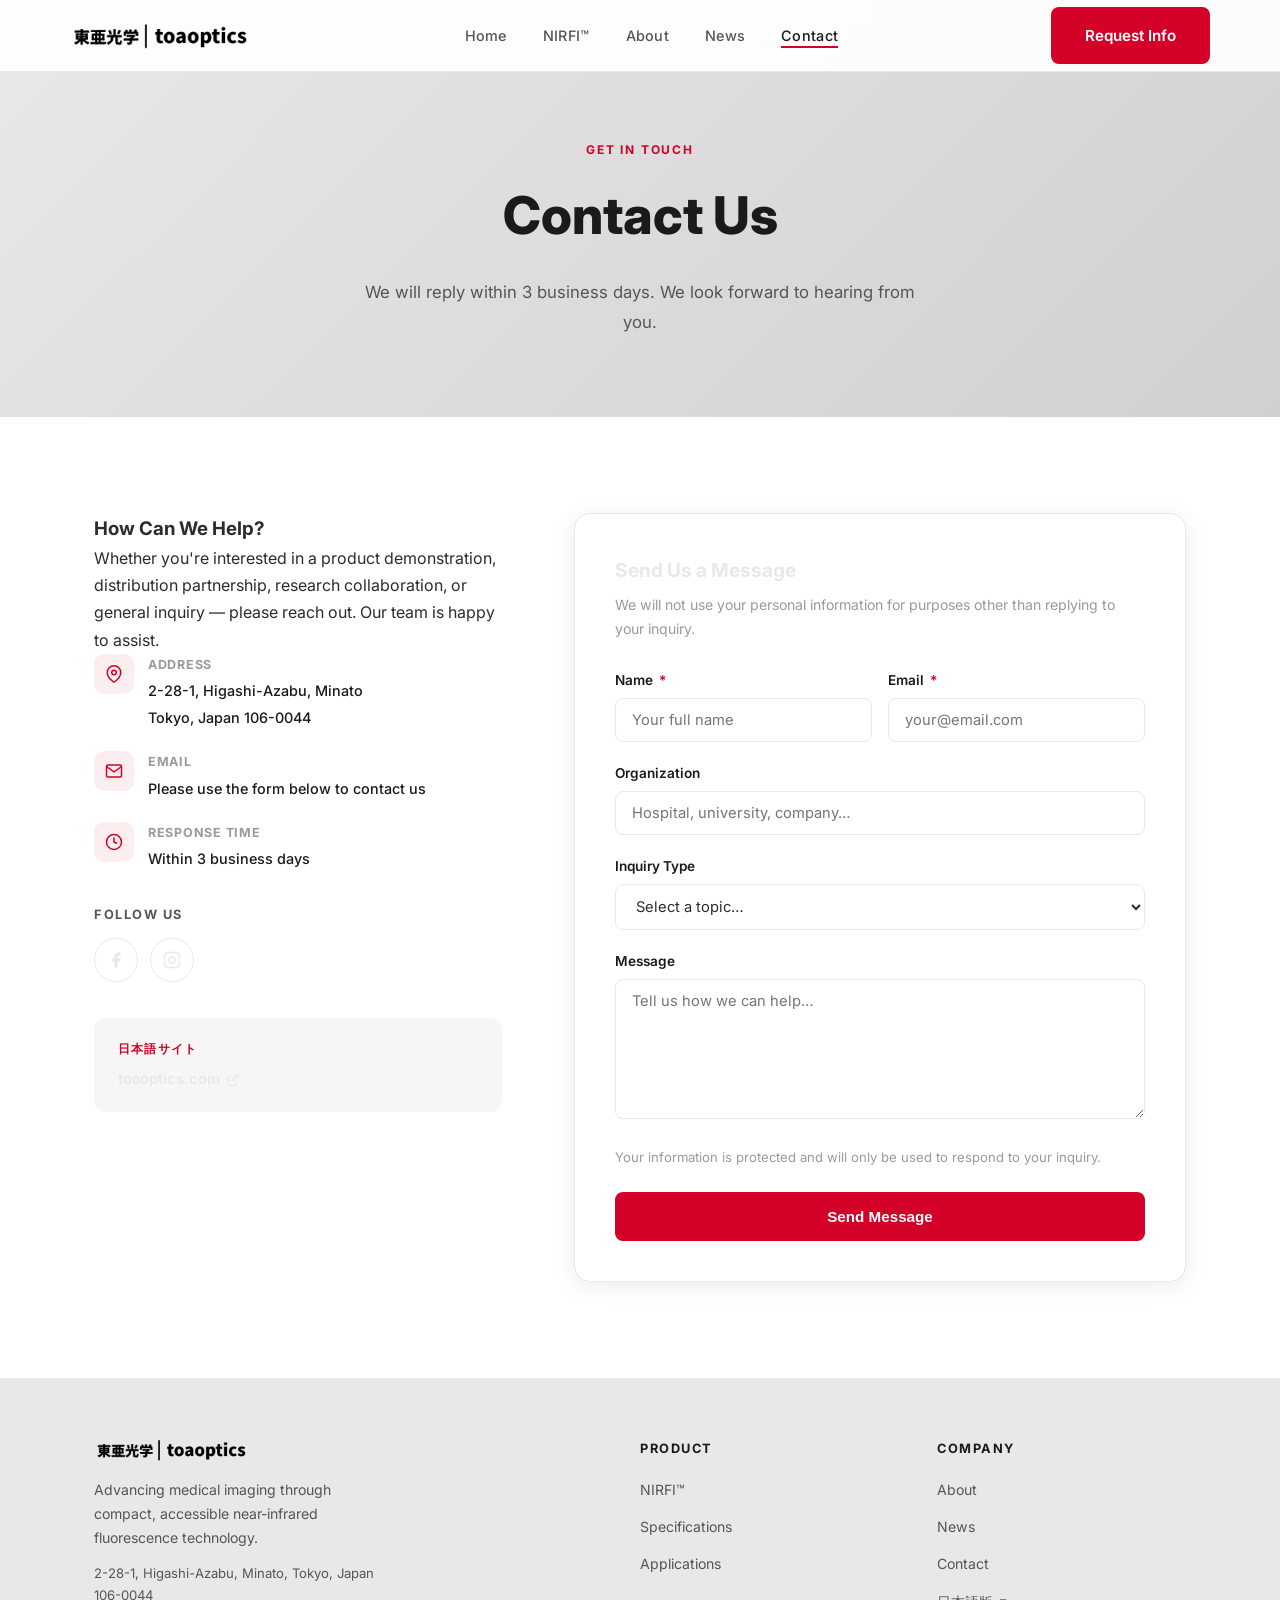
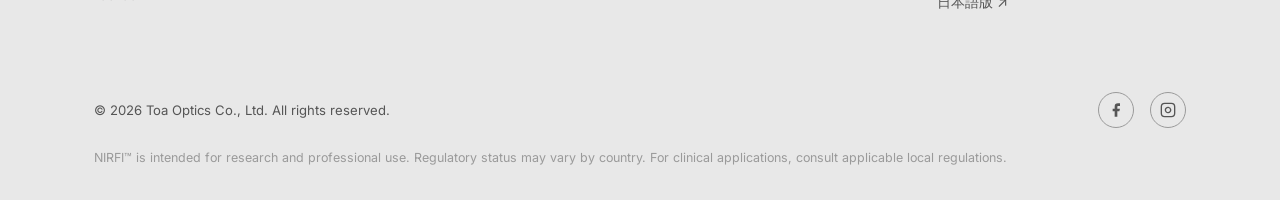
<file: contact.html>
<!DOCTYPE html>
<html lang="en">
<head>
  <meta charset="UTF-8" />
  <meta name="viewport" content="width=device-width, initial-scale=1.0" />
  <title>Contact — Toa Optics</title>
  <meta name="description" content="Contact Toa Optics to request a demo, pricing, or more information about NIRFI™." />
  <link rel="stylesheet" href="css/style.css" />
</head>
<body>

<!-- ── Navigation ── -->
<nav class="nav">
  <div class="nav-inner">
    <a href="index.html" class="nav-logo">
      <img src="images/logo.png" alt="Toa Optics" />
    </a>
    <ul class="nav-links">
      <li><a href="index.html">Home</a></li>
      <li><a href="nirfi.html">NIRFI™</a></li>
      <li><a href="about.html">About</a></li>
      <li><a href="news.html">News</a></li>
      <li><a href="contact.html">Contact</a></li>
    </ul>
    <a href="contact.html" class="btn btn-primary nav-cta">Request Info</a>
    <div class="hamburger"><span></span><span></span><span></span></div>
  </div>
</nav>
<div class="mobile-menu">
  <a href="index.html">Home</a>
  <a href="nirfi.html">NIRFI™</a>
  <a href="about.html">About</a>
  <a href="news.html">News</a>
  <a href="contact.html">Contact</a>
  <a href="contact.html" class="btn btn-primary" style="margin-top:8px;">Request Info</a>
</div>

<!-- ── Page Hero ── -->
<section class="page-hero">
  <div class="container">
    <div class="section-label">Get in Touch</div>
    <h1>Contact Us</h1>
    <p>We will reply within 3 business days. We look forward to hearing from you.</p>
  </div>
</section>

<!-- ── Contact Section ── -->
<section class="section">
  <div class="container">
    <div class="contact-grid">

      <!-- Info -->
      <div class="fade-up">
        <h3>How Can We Help?</h3>
        <p>Whether you're interested in a product demonstration, distribution partnership, research collaboration, or general inquiry — please reach out. Our team is happy to assist.</p>

        <div class="contact-detail">
          <div class="contact-detail-icon">
            <svg viewBox="0 0 24 24" fill="none" stroke="currentColor" stroke-width="2"><path d="M21 10c0 7-9 13-9 13s-9-6-9-13a9 9 0 0 1 18 0z"/><circle cx="12" cy="10" r="3"/></svg>
          </div>
          <div class="contact-detail-text">
            <label>Address</label>
            <span>2-28-1, Higashi-Azabu, Minato<br>Tokyo, Japan 106-0044</span>
          </div>
        </div>

        <div class="contact-detail">
          <div class="contact-detail-icon">
            <svg viewBox="0 0 24 24" fill="none" stroke="currentColor" stroke-width="2"><path d="M4 4h16c1.1 0 2 .9 2 2v12c0 1.1-.9 2-2 2H4c-1.1 0-2-.9-2-2V6c0-1.1.9-2 2-2z"/><polyline points="22,6 12,13 2,6"/></svg>
          </div>
          <div class="contact-detail-text">
            <label>Email</label>
            <span>Please use the form below to contact us</span>
          </div>
        </div>

        <div class="contact-detail">
          <div class="contact-detail-icon">
            <svg viewBox="0 0 24 24" fill="none" stroke="currentColor" stroke-width="2"><circle cx="12" cy="12" r="10"/><polyline points="12 6 12 12 16 14"/></svg>
          </div>
          <div class="contact-detail-text">
            <label>Response Time</label>
            <span>Within 3 business days</span>
          </div>
        </div>

        <div style="margin-top:32px;">
          <div class="footer-heading" style="color:var(--gray-4); margin-bottom:12px;">Follow Us</div>
          <div style="display:flex; gap:12px;">
            <a href="#" aria-label="Facebook" style="width:44px;height:44px;border:1px solid var(--gray-2);border-radius:50%;display:flex;align-items:center;justify-content:center;color:var(--navy);transition:all 0.3s;" onmouseover="this.style.background='var(--navy)';this.style.color='white';" onmouseout="this.style.background='';this.style.color='var(--navy)';">
              <svg width="18" height="18" viewBox="0 0 24 24" fill="currentColor"><path d="M18 2h-3a5 5 0 0 0-5 5v3H7v4h3v8h4v-8h3l1-4h-4V7a1 1 0 0 1 1-1h3z"/></svg>
            </a>
            <a href="#" aria-label="Instagram" style="width:44px;height:44px;border:1px solid var(--gray-2);border-radius:50%;display:flex;align-items:center;justify-content:center;color:var(--navy);transition:all 0.3s;" onmouseover="this.style.background='var(--navy)';this.style.color='white';" onmouseout="this.style.background='';this.style.color='var(--navy)';">
              <svg width="18" height="18" viewBox="0 0 24 24" fill="none" stroke="currentColor" stroke-width="2"><rect x="2" y="2" width="20" height="20" rx="5" ry="5"/><path d="M16 11.37A4 4 0 1 1 12.63 8 4 4 0 0 1 16 11.37z"/><line x1="17.5" y1="6.5" x2="17.51" y2="6.5"/></svg>
            </a>
          </div>
        </div>

        <div style="margin-top:36px; padding:20px 24px; background:var(--gray-1); border-radius:12px;">
          <div style="font-size:0.78rem; font-weight:700; letter-spacing:0.1em; text-transform:uppercase; color:var(--cyan); margin-bottom:8px;">日本語サイト</div>
          <a href="https://toaoptics.com" target="_blank" rel="noopener" style="font-size:0.92rem; font-weight:600; color:var(--navy); display:flex; align-items:center; gap:6px;">
            toaoptics.com
            <svg width="14" height="14" viewBox="0 0 24 24" fill="none" stroke="currentColor" stroke-width="2"><path d="M18 13v6a2 2 0 0 1-2 2H5a2 2 0 0 1-2-2V8a2 2 0 0 1 2-2h6"/><polyline points="15 3 21 3 21 9"/><line x1="10" y1="14" x2="21" y2="3"/></svg>
          </a>
        </div>
      </div>

      <!-- Form -->
      <div class="contact-form-card fade-up">
        <h3 style="font-size:1.2rem; font-weight:700; color:var(--navy); margin-bottom:6px;">Send Us a Message</h3>
        <p style="font-size:0.88rem; color:var(--gray-3); margin-bottom:28px;">We will not use your personal information for purposes other than replying to your inquiry.</p>

        <!-- Replace YOUR_FORM_ID with your Formspree form ID -->
        <!-- Sign up at formspree.io to get a free form endpoint -->
        <form id="contact-form" action="https://formspree.io/f/YOUR_FORM_ID" method="POST">
          <div class="form-row">
            <div class="form-group">
              <label for="name">Name <span class="req">*</span></label>
              <input type="text" id="name" name="name" placeholder="Your full name" required />
            </div>
            <div class="form-group">
              <label for="email">Email <span class="req">*</span></label>
              <input type="email" id="email" name="email" placeholder="your@email.com" required />
            </div>
          </div>
          <div class="form-group">
            <label for="organization">Organization</label>
            <input type="text" id="organization" name="organization" placeholder="Hospital, university, company…" />
          </div>
          <div class="form-group">
            <label for="inquiry">Inquiry Type</label>
            <select id="inquiry" name="inquiry">
              <option value="">Select a topic…</option>
              <option value="demo">Request a demonstration</option>
              <option value="pricing">Pricing &amp; availability</option>
              <option value="distribution">Distribution partnership</option>
              <option value="research">Research collaboration</option>
              <option value="other">Other</option>
            </select>
          </div>
          <div class="form-group">
            <label for="message">Message</label>
            <textarea id="message" name="message" placeholder="Tell us how we can help…"></textarea>
          </div>
          <p class="form-privacy">Your information is protected and will only be used to respond to your inquiry.</p>
          <button type="submit" class="btn btn-primary" style="width:100%; justify-content:center;">Send Message</button>
          <div id="form-success" class="form-success">
            ✓ Thank you! Your message has been sent. We will respond within 3 business days.
          </div>
        </form>
      </div>

    </div>
  </div>
</section>

<!-- ── Footer ── -->
<footer class="footer">
  <div class="container">
    <div class="footer-inner">
      <div class="footer-brand">
        <img src="images/logo.png" alt="Toa Optics" />
        <p>Advancing medical imaging through compact, accessible near-infrared fluorescence technology.</p>
        <p style="margin-top:12px; font-size:0.82rem;">2-28-1, Higashi-Azabu, Minato, Tokyo, Japan 106-0044</p>
      </div>
      <div>
        <div class="footer-heading">Product</div>
        <ul class="footer-links">
          <li><a href="nirfi.html">NIRFI™</a></li>
          <li><a href="nirfi.html#specs">Specifications</a></li>
          <li><a href="nirfi.html#applications">Applications</a></li>
        </ul>
      </div>
      <div>
        <div class="footer-heading">Company</div>
        <ul class="footer-links">
          <li><a href="about.html">About</a></li>
          <li><a href="news.html">News</a></li>
          <li><a href="contact.html">Contact</a></li>
          <li><a href="jp/index.html">日本語版 ↗</a></li>
        </ul>
      </div>
    </div>
    <div class="footer-bottom">
      <span>© 2026 Toa Optics Co., Ltd. All rights reserved.</span>
      <div class="footer-social">
        <a href="#" aria-label="Facebook">
          <svg viewBox="0 0 24 24" fill="currentColor"><path d="M18 2h-3a5 5 0 0 0-5 5v3H7v4h3v8h4v-8h3l1-4h-4V7a1 1 0 0 1 1-1h3z"/></svg>
        </a>
        <a href="#" aria-label="Instagram">
          <svg viewBox="0 0 24 24" fill="none" stroke="currentColor" stroke-width="2"><rect x="2" y="2" width="20" height="20" rx="5" ry="5"/><path d="M16 11.37A4 4 0 1 1 12.63 8 4 4 0 0 1 16 11.37z"/><line x1="17.5" y1="6.5" x2="17.51" y2="6.5"/></svg>
        </a>
      </div>
    </div>
    <p class="footer-disclaimer">NIRFI™ is intended for research and professional use. Regulatory status may vary by country. For clinical applications, consult applicable local regulations.</p>
  </div>
</footer>

<script src="js/script.js"></script>
</body>
</html>
</file>
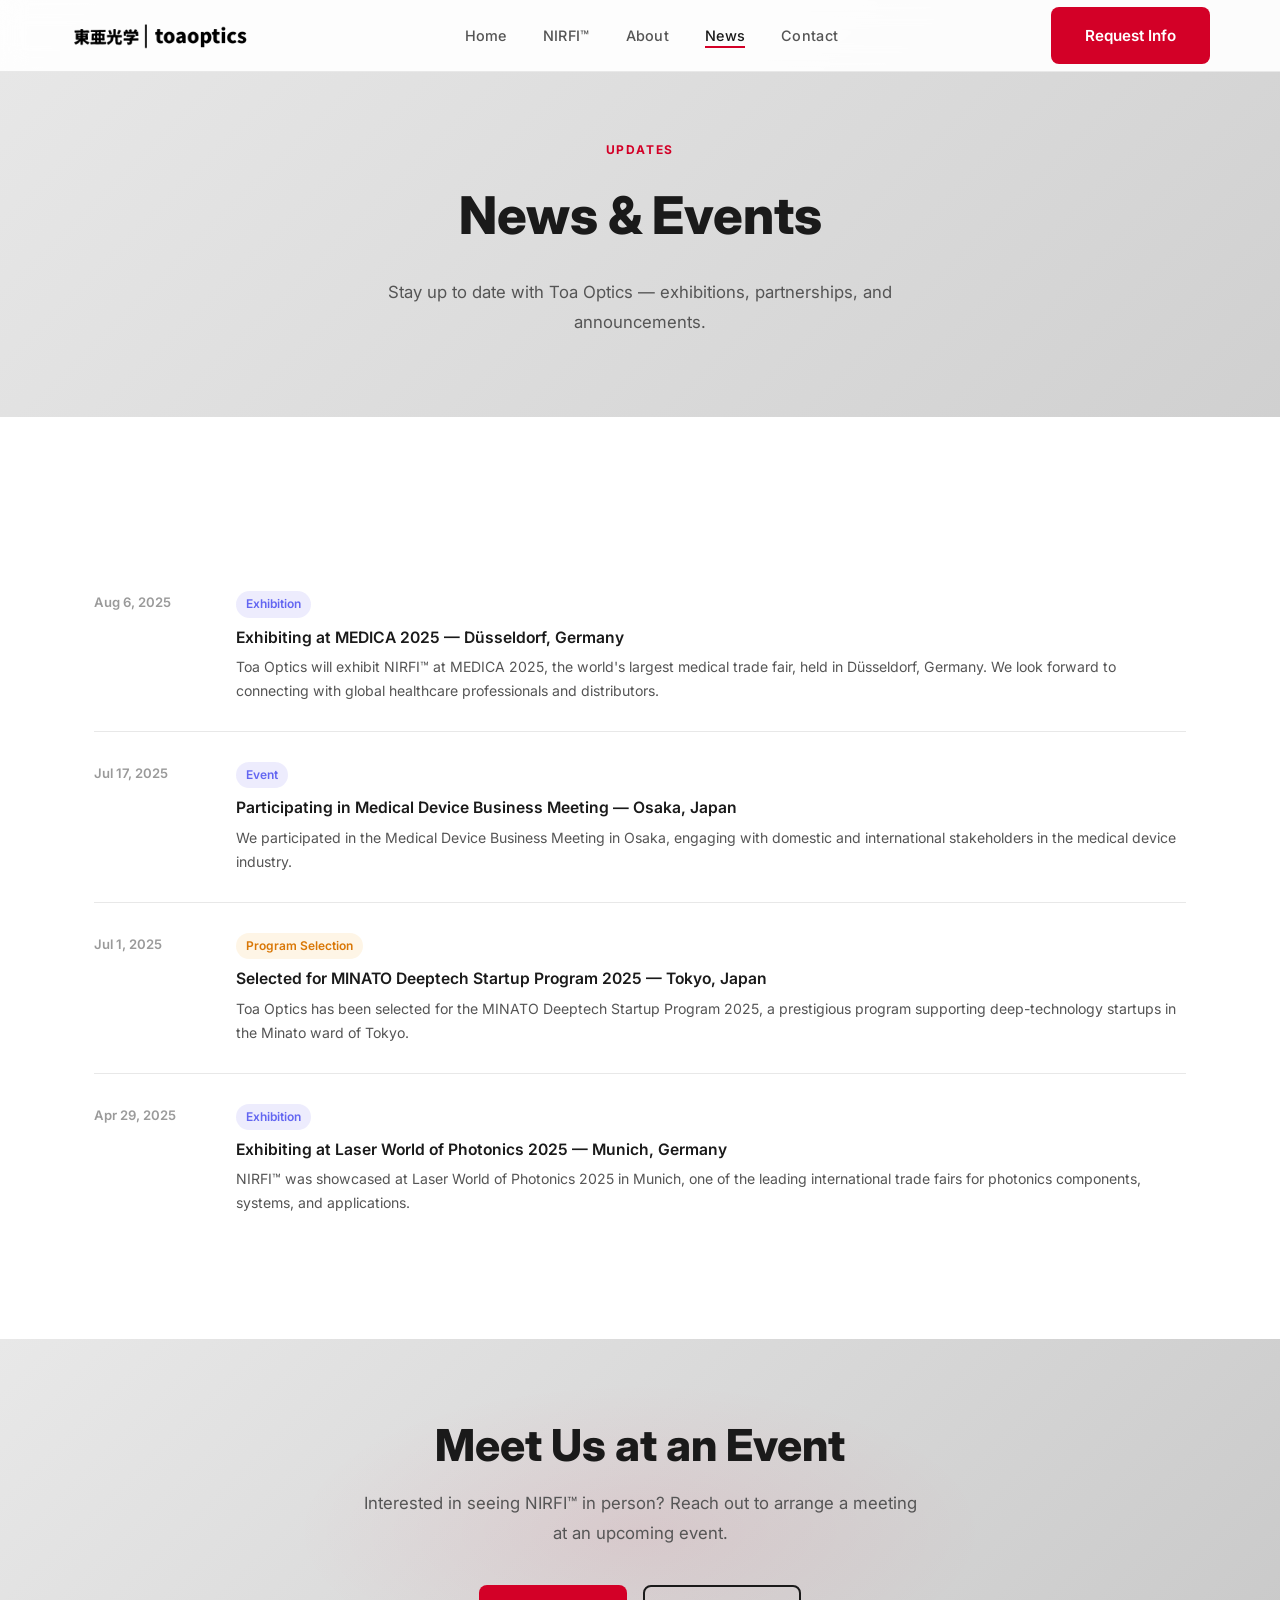
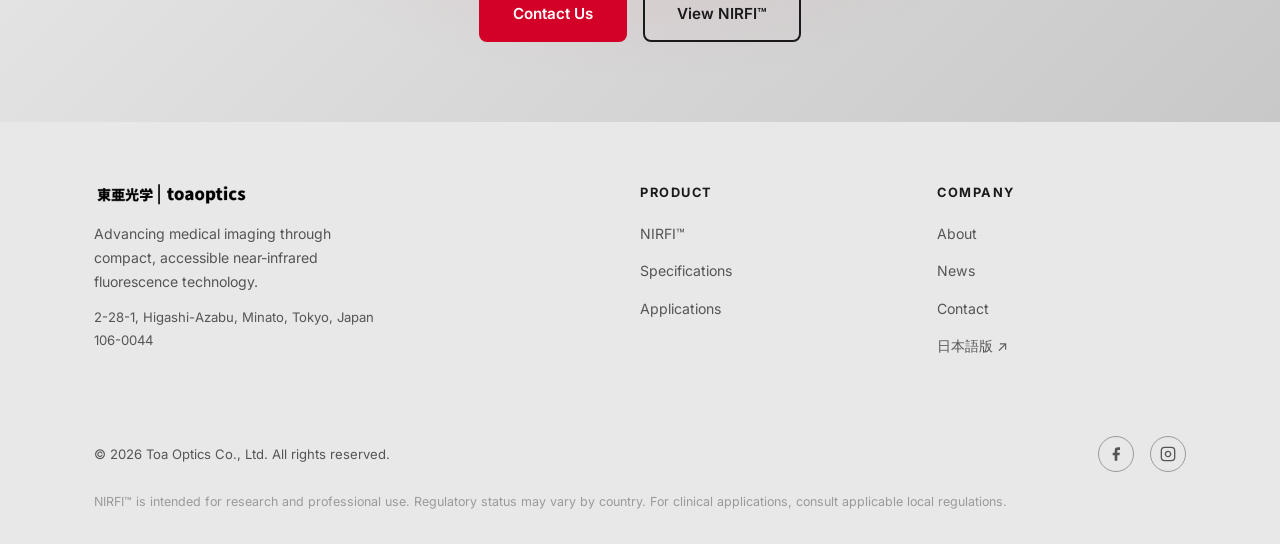
<file: news.html>
<!DOCTYPE html>
<html lang="en">
<head>
  <meta charset="UTF-8" />
  <meta name="viewport" content="width=device-width, initial-scale=1.0" />
  <title>News &amp; Events — Toa Optics</title>
  <meta name="description" content="Latest news, events, and announcements from Toa Optics — makers of the NIRFI™ portable NIR fluorescence imager." />
  <link rel="stylesheet" href="css/style.css" />
</head>
<body>

<!-- ── Navigation ── -->
<nav class="nav">
  <div class="nav-inner">
    <a href="index.html" class="nav-logo">
      <img src="images/logo.png" alt="Toa Optics" />
    </a>
    <ul class="nav-links">
      <li><a href="index.html">Home</a></li>
      <li><a href="nirfi.html">NIRFI™</a></li>
      <li><a href="about.html">About</a></li>
      <li><a href="news.html">News</a></li>
      <li><a href="contact.html">Contact</a></li>
    </ul>
    <a href="contact.html" class="btn btn-primary nav-cta">Request Info</a>
    <div class="hamburger"><span></span><span></span><span></span></div>
  </div>
</nav>
<div class="mobile-menu">
  <a href="index.html">Home</a>
  <a href="nirfi.html">NIRFI™</a>
  <a href="about.html">About</a>
  <a href="news.html">News</a>
  <a href="contact.html">Contact</a>
  <a href="contact.html" class="btn btn-primary" style="margin-top:8px;">Request Info</a>
</div>

<!-- ── Page Hero ── -->
<section class="page-hero">
  <div class="container">
    <div class="section-label">Updates</div>
    <h1>News &amp; Events</h1>
    <p>Stay up to date with Toa Optics — exhibitions, partnerships, and announcements.</p>
  </div>
</section>

<!-- ── News List ── -->
<section class="section">
  <div class="container">
    <div class="news-list">

      <div class="news-item fade-up">
        <div class="news-item-date">Aug 6, 2025</div>
        <div>
          <div class="news-item-tag event">Exhibition</div>
          <div class="news-item-title">Exhibiting at MEDICA 2025 — Düsseldorf, Germany</div>
          <p class="news-item-body">Toa Optics will exhibit NIRFI™ at MEDICA 2025, the world's largest medical trade fair, held in Düsseldorf, Germany. We look forward to connecting with global healthcare professionals and distributors.</p>
        </div>
      </div>

      <div class="news-item fade-up">
        <div class="news-item-date">Jul 17, 2025</div>
        <div>
          <div class="news-item-tag event">Event</div>
          <div class="news-item-title">Participating in Medical Device Business Meeting — Osaka, Japan</div>
          <p class="news-item-body">We participated in the Medical Device Business Meeting in Osaka, engaging with domestic and international stakeholders in the medical device industry.</p>
        </div>
      </div>

      <div class="news-item fade-up">
        <div class="news-item-date">Jul 1, 2025</div>
        <div>
          <div class="news-item-tag award">Program Selection</div>
          <div class="news-item-title">Selected for MINATO Deeptech Startup Program 2025 — Tokyo, Japan</div>
          <p class="news-item-body">Toa Optics has been selected for the MINATO Deeptech Startup Program 2025, a prestigious program supporting deep-technology startups in the Minato ward of Tokyo.</p>
        </div>
      </div>

      <div class="news-item fade-up">
        <div class="news-item-date">Apr 29, 2025</div>
        <div>
          <div class="news-item-tag event">Exhibition</div>
          <div class="news-item-title">Exhibiting at Laser World of Photonics 2025 — Munich, Germany</div>
          <p class="news-item-body">NIRFI™ was showcased at Laser World of Photonics 2025 in Munich, one of the leading international trade fairs for photonics components, systems, and applications.</p>
        </div>
      </div>

    </div>
  </div>
</section>

<!-- ── CTA ── -->
<section class="cta-banner">
  <div class="container" style="position:relative;z-index:1;">
    <div class="fade-up">
      <h2 class="section-title" style="color:var(--dark); text-align:center;">Meet Us at an Event</h2>
      <p class="section-sub" style="text-align:center; margin:0 auto 36px;">Interested in seeing NIRFI™ in person? Reach out to arrange a meeting at an upcoming event.</p>
      <div class="cta-buttons">
        <a href="contact.html" class="btn btn-primary">Contact Us</a>
        <a href="nirfi.html" class="btn btn-outline">View NIRFI™</a>
      </div>
    </div>
  </div>
</section>

<!-- ── Footer ── -->
<footer class="footer">
  <div class="container">
    <div class="footer-inner">
      <div class="footer-brand">
        <img src="images/logo.png" alt="Toa Optics" />
        <p>Advancing medical imaging through compact, accessible near-infrared fluorescence technology.</p>
        <p style="margin-top:12px; font-size:0.82rem;">2-28-1, Higashi-Azabu, Minato, Tokyo, Japan 106-0044</p>
      </div>
      <div>
        <div class="footer-heading">Product</div>
        <ul class="footer-links">
          <li><a href="nirfi.html">NIRFI™</a></li>
          <li><a href="nirfi.html#specs">Specifications</a></li>
          <li><a href="nirfi.html#applications">Applications</a></li>
        </ul>
      </div>
      <div>
        <div class="footer-heading">Company</div>
        <ul class="footer-links">
          <li><a href="about.html">About</a></li>
          <li><a href="news.html">News</a></li>
          <li><a href="contact.html">Contact</a></li>
          <li><a href="jp/index.html">日本語版 ↗</a></li>
        </ul>
      </div>
    </div>
    <div class="footer-bottom">
      <span>© 2026 Toa Optics Co., Ltd. All rights reserved.</span>
      <div class="footer-social">
        <a href="#" aria-label="Facebook">
          <svg viewBox="0 0 24 24" fill="currentColor"><path d="M18 2h-3a5 5 0 0 0-5 5v3H7v4h3v8h4v-8h3l1-4h-4V7a1 1 0 0 1 1-1h3z"/></svg>
        </a>
        <a href="#" aria-label="Instagram">
          <svg viewBox="0 0 24 24" fill="none" stroke="currentColor" stroke-width="2"><rect x="2" y="2" width="20" height="20" rx="5" ry="5"/><path d="M16 11.37A4 4 0 1 1 12.63 8 4 4 0 0 1 16 11.37z"/><line x1="17.5" y1="6.5" x2="17.51" y2="6.5"/></svg>
        </a>
      </div>
    </div>
    <p class="footer-disclaimer">NIRFI™ is intended for research and professional use. Regulatory status may vary by country. For clinical applications, consult applicable local regulations.</p>
  </div>
</footer>

<script src="js/script.js"></script>
</body>
</html>
</file>
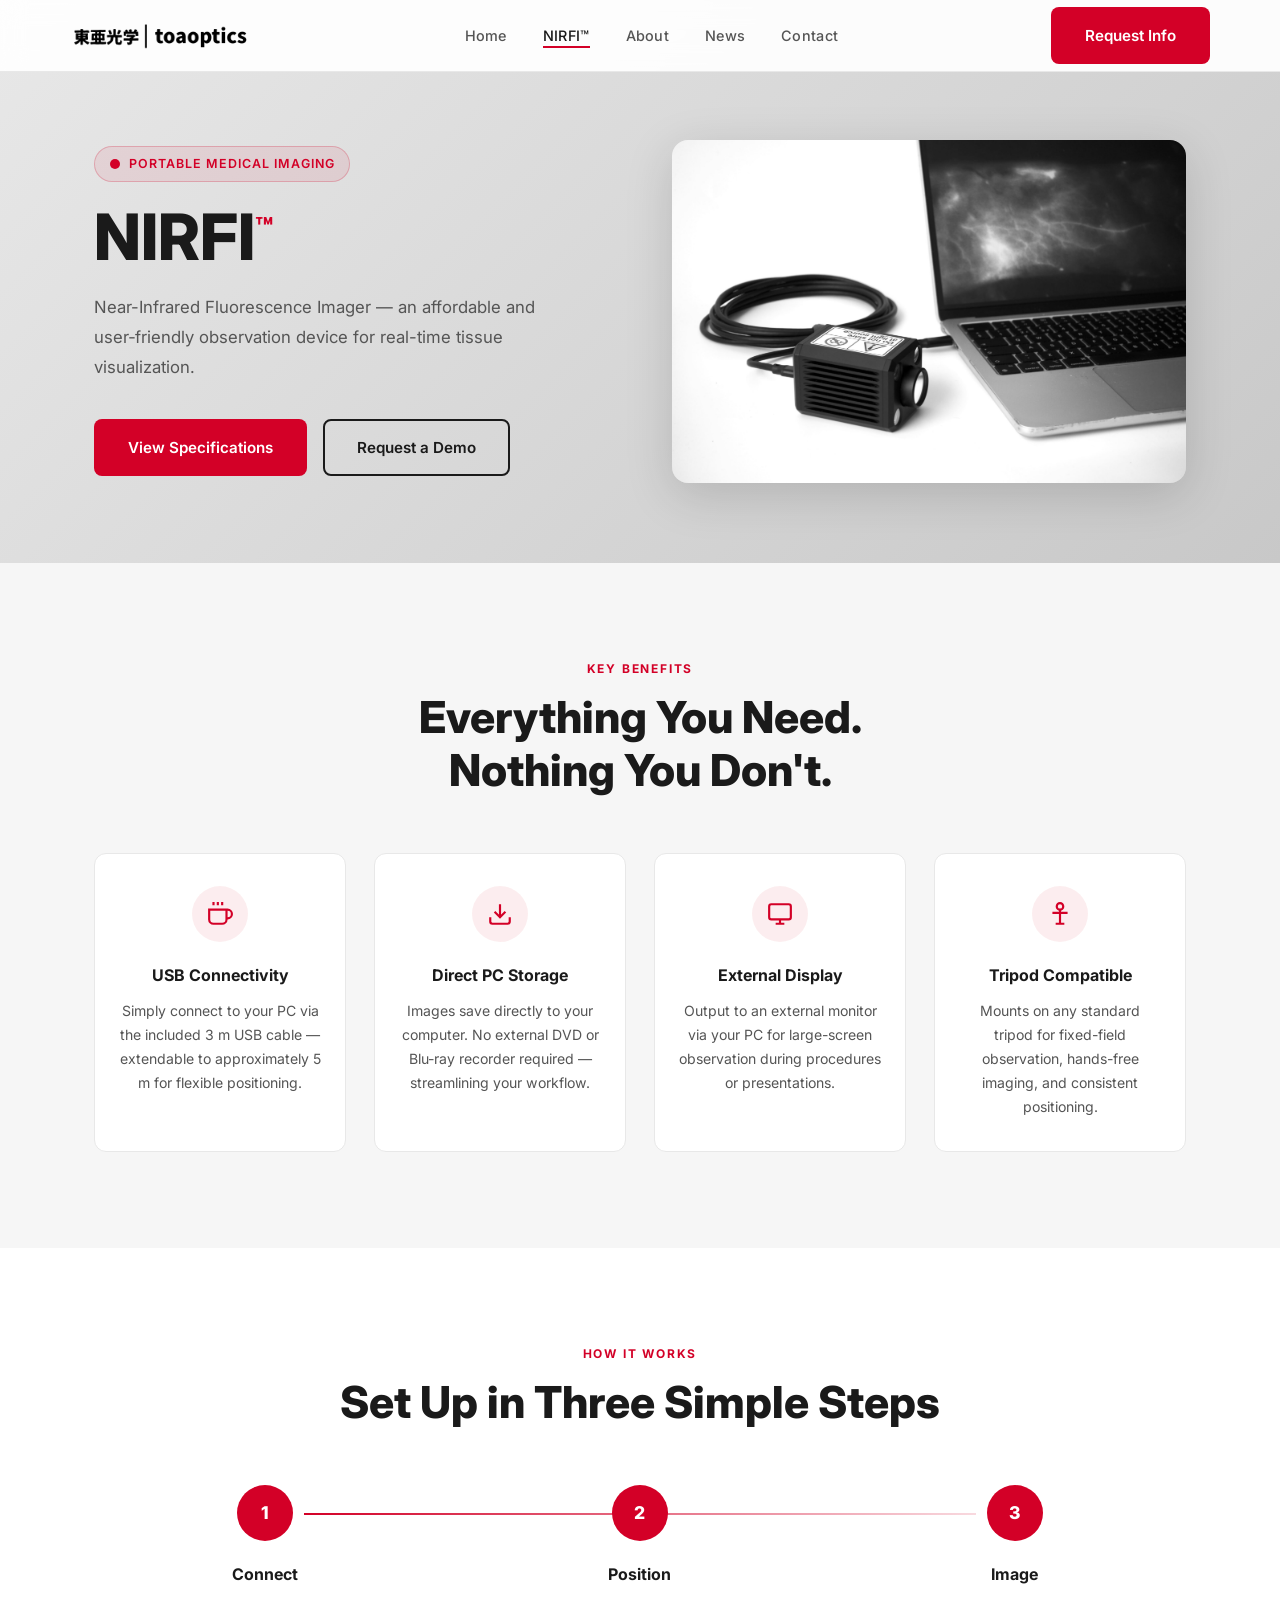
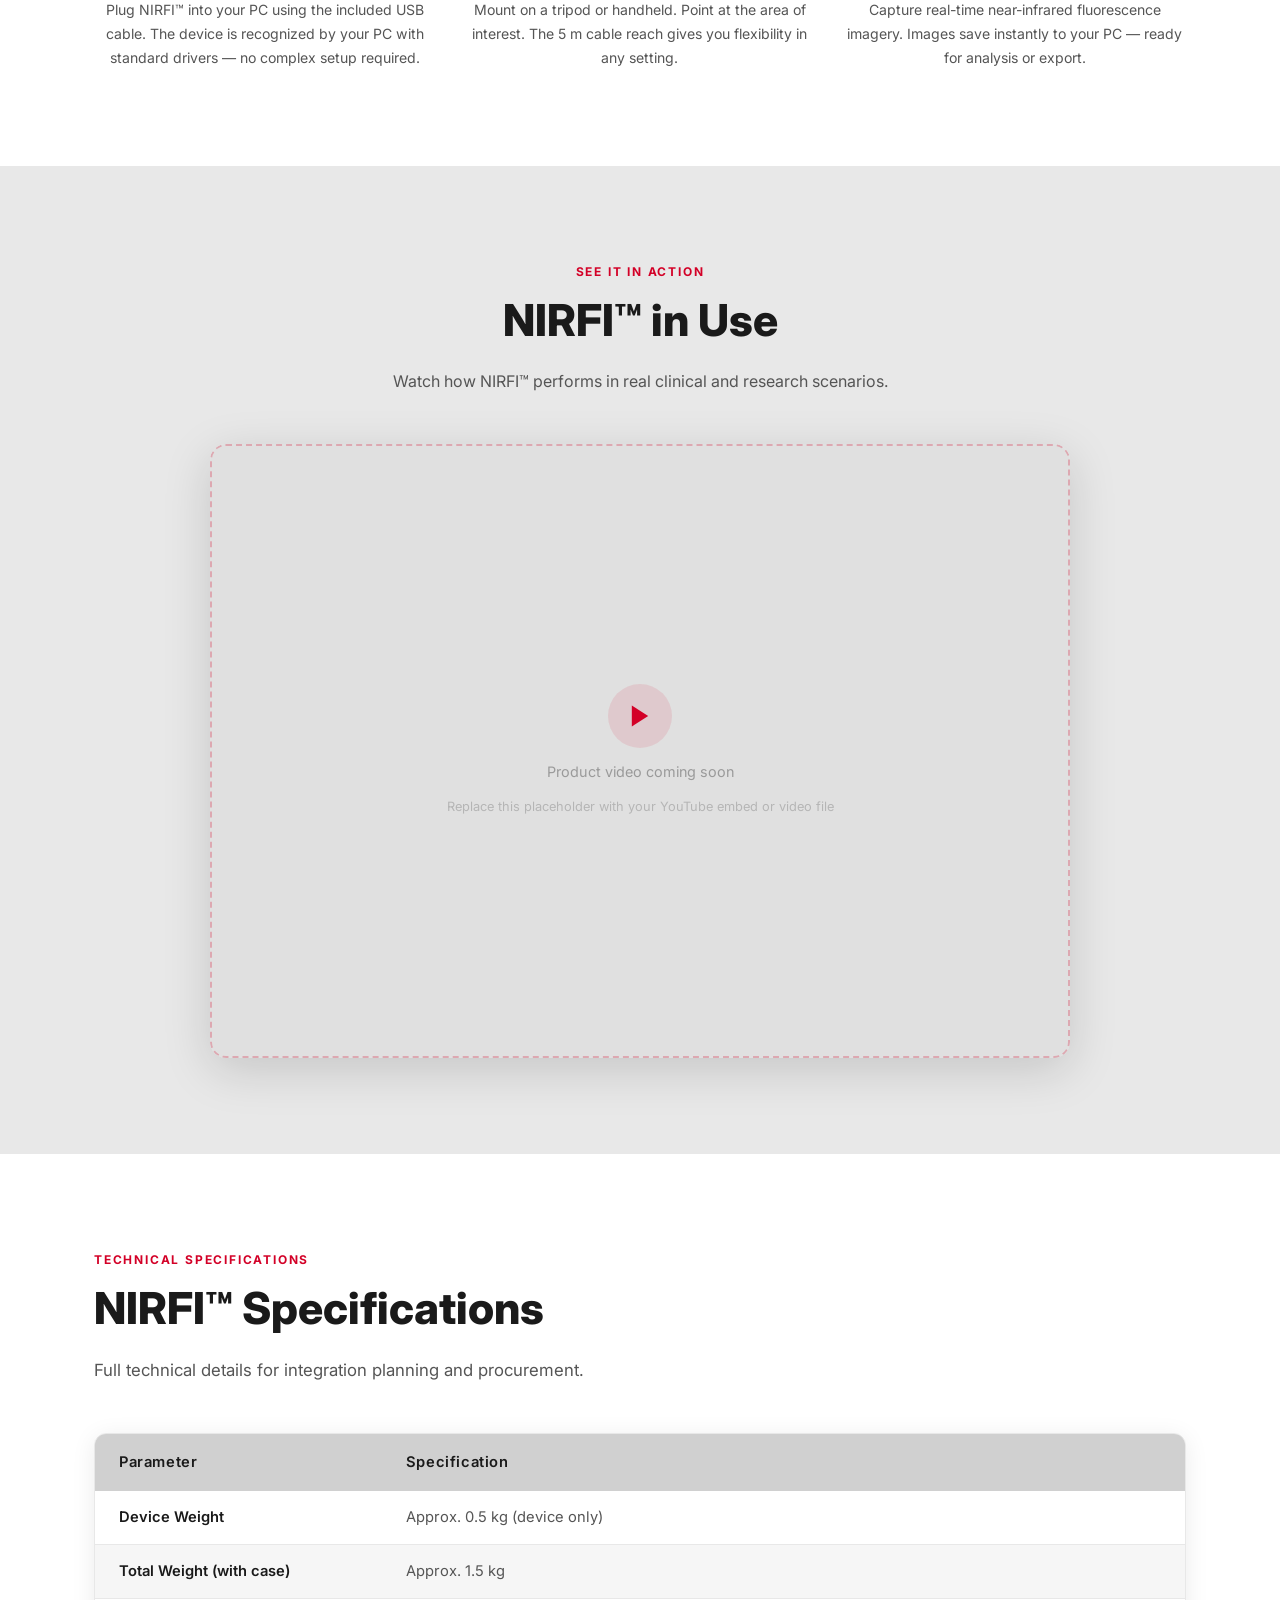
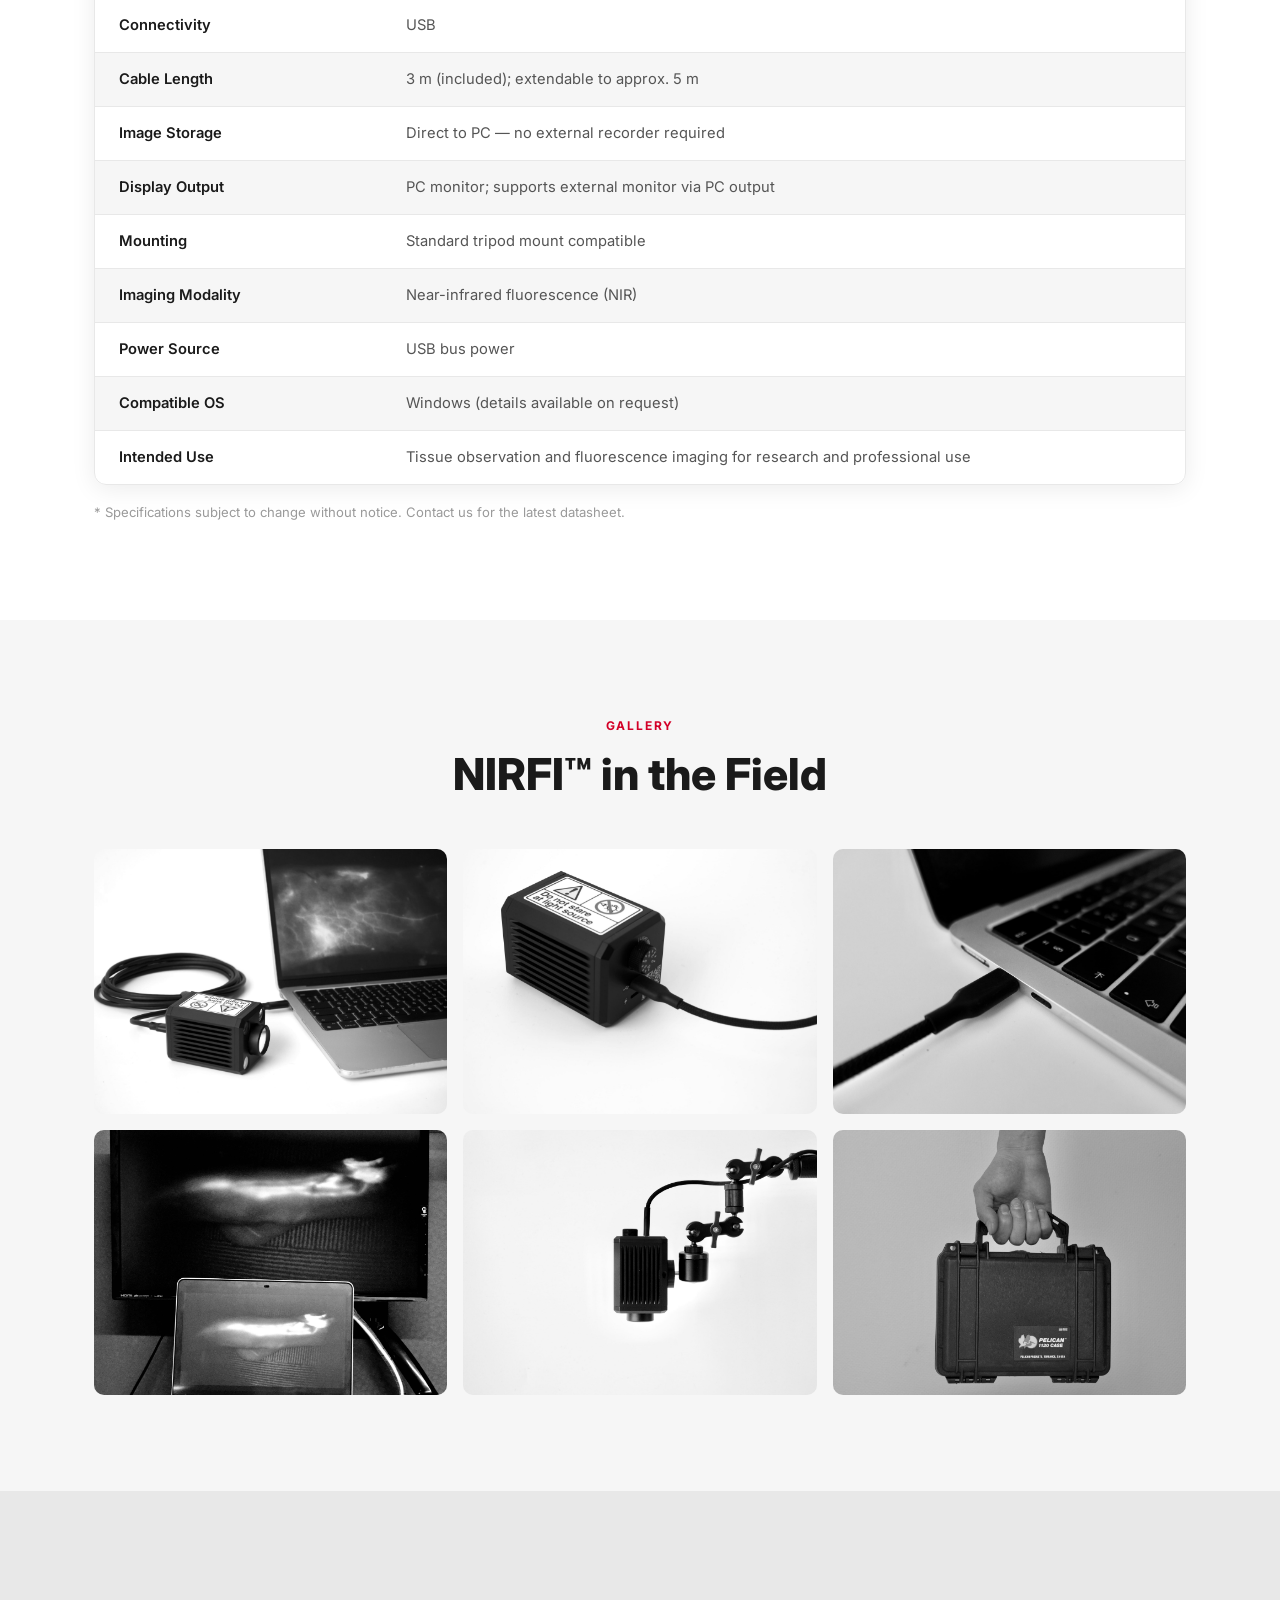
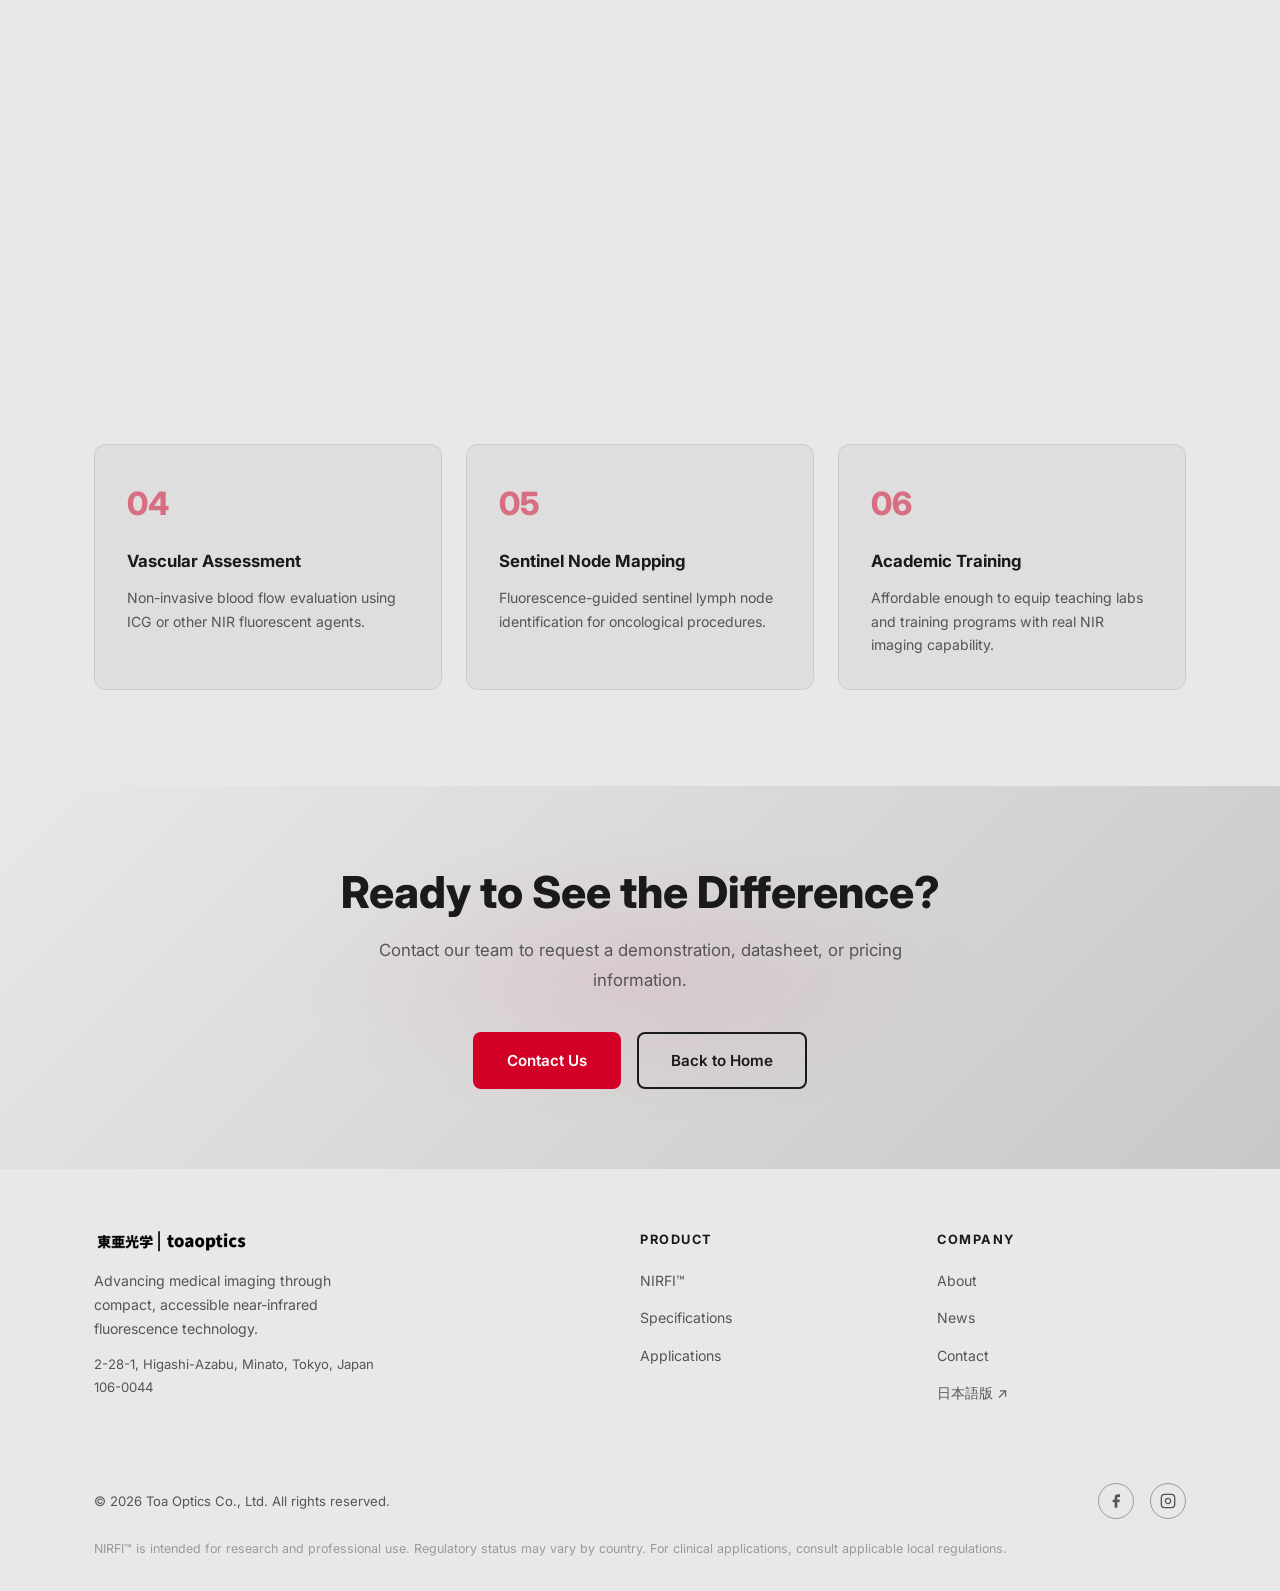
<file: nirfi.html>
<!DOCTYPE html>
<html lang="en">
<head>
  <meta charset="UTF-8" />
  <meta name="viewport" content="width=device-width, initial-scale=1.0" />
  <title>NIRFI™ — Near-Infrared Fluorescence Imager | Toa Optics</title>
  <meta name="description" content="NIRFI™: Compact, portable near-infrared fluorescence imaging device. USB-connected, lightweight, and affordable for clinical and research use." />
  <link rel="stylesheet" href="css/style.css" />
</head>
<body>

<!-- ── Navigation ── -->
<nav class="nav">
  <div class="nav-inner">
    <a href="index.html" class="nav-logo">
      <img src="images/logo.png" alt="Toa Optics" />
    </a>
    <ul class="nav-links">
      <li><a href="index.html">Home</a></li>
      <li><a href="nirfi.html">NIRFI™</a></li>
      <li><a href="about.html">About</a></li>
      <li><a href="news.html">News</a></li>
      <li><a href="contact.html">Contact</a></li>
    </ul>
    <a href="contact.html" class="btn btn-primary nav-cta">Request Info</a>
    <div class="hamburger"><span></span><span></span><span></span></div>
  </div>
</nav>
<div class="mobile-menu">
  <a href="index.html">Home</a>
  <a href="nirfi.html">NIRFI™</a>
  <a href="about.html">About</a>
  <a href="news.html">News</a>
  <a href="contact.html">Contact</a>
  <a href="contact.html" class="btn btn-primary" style="margin-top:8px;">Request Info</a>
</div>

<!-- ── Product Hero ── -->
<section class="product-hero">
  <div class="container">
    <div class="product-hero-inner">
      <div>
        <div class="product-hero-badge">
          <svg width="12" height="12" viewBox="0 0 24 24" fill="currentColor"><circle cx="12" cy="12" r="10"/></svg>
          Portable Medical Imaging
        </div>
        <h1>NIRFI<sup>™</sup></h1>
        <p>Near-Infrared Fluorescence Imager — an affordable and user‑friendly observation device for real-time tissue visualization.</p>
        <div style="display:flex; gap:16px; flex-wrap:wrap;">
          <a href="#specs" class="btn btn-primary">View Specifications</a>
          <a href="contact.html" class="btn btn-outline">Request a Demo</a>
        </div>
      </div>
      <div class="product-hero-img">
        <img src="images/nirfi-product-1.jpeg" alt="NIRFI device" loading="eager" />
      </div>
    </div>
  </div>
</section>

<!-- ── Key Benefits ── -->
<section class="section section--gray">
  <div class="container">
    <div class="fade-up" style="text-align:center; max-width:600px; margin:0 auto 56px;">
      <div class="section-label">Key Benefits</div>
      <h2 class="section-title">Everything You Need. Nothing You Don't.</h2>
    </div>
    <div class="features-grid">
      <div class="feature-card fade-up fade-up-delay-1">
        <div class="feature-icon">
          <svg viewBox="0 0 24 24" fill="none" stroke="currentColor" stroke-width="2"><path d="M18 8h1a4 4 0 0 1 0 8h-1M2 8h16v9a4 4 0 0 1-4 4H6a4 4 0 0 1-4-4V8zM6 1v3M10 1v3M14 1v3"/></svg>
        </div>
        <div class="feature-title">USB Connectivity</div>
        <p class="feature-desc">Simply connect to your PC via the included 3 m USB cable — extendable to approximately 5 m for flexible positioning.</p>
      </div>
      <div class="feature-card fade-up fade-up-delay-2">
        <div class="feature-icon">
          <svg viewBox="0 0 24 24" fill="none" stroke="currentColor" stroke-width="2"><path d="M21 15v4a2 2 0 0 1-2 2H5a2 2 0 0 1-2-2v-4M7 10l5 5 5-5M12 15V3"/></svg>
        </div>
        <div class="feature-title">Direct PC Storage</div>
        <p class="feature-desc">Images save directly to your computer. No external DVD or Blu-ray recorder required — streamlining your workflow.</p>
      </div>
      <div class="feature-card fade-up fade-up-delay-3">
        <div class="feature-icon">
          <svg viewBox="0 0 24 24" fill="none" stroke="currentColor" stroke-width="2"><rect x="2" y="3" width="20" height="14" rx="2"/><path d="M8 21h8M12 17v4"/></svg>
        </div>
        <div class="feature-title">External Display</div>
        <p class="feature-desc">Output to an external monitor via your PC for large-screen observation during procedures or presentations.</p>
      </div>
      <div class="feature-card fade-up fade-up-delay-4">
        <div class="feature-icon">
          <svg viewBox="0 0 24 24" fill="none" stroke="currentColor" stroke-width="2"><circle cx="12" cy="5" r="3"/><path d="M12 8v13M8 21h8M5 11h14"/></svg>
        </div>
        <div class="feature-title">Tripod Compatible</div>
        <p class="feature-desc">Mounts on any standard tripod for fixed-field observation, hands-free imaging, and consistent positioning.</p>
      </div>
    </div>
  </div>
</section>

<!-- ── How It Works ── -->
<section class="section">
  <div class="container">
    <div class="fade-up" style="text-align:center; max-width:600px; margin:0 auto 56px;">
      <div class="section-label">How It Works</div>
      <h2 class="section-title">Set Up in Three Simple Steps</h2>
    </div>
    <div class="steps">
      <div class="step fade-up fade-up-delay-1">
        <div class="step-num">1</div>
        <div class="step-title">Connect</div>
        <p class="step-desc">Plug NIRFI™ into your PC using the included USB cable. The device is recognized by your PC with standard drivers — no complex setup required.</p>
      </div>
      <div class="step fade-up fade-up-delay-2">
        <div class="step-num">2</div>
        <div class="step-title">Position</div>
        <p class="step-desc">Mount on a tripod or handheld. Point at the area of interest. The 5 m cable reach gives you flexibility in any setting.</p>
      </div>
      <div class="step fade-up fade-up-delay-3">
        <div class="step-num">3</div>
        <div class="step-title">Image</div>
        <p class="step-desc">Capture real-time near-infrared fluorescence imagery. Images save instantly to your PC — ready for analysis or export.</p>
      </div>
    </div>
  </div>
</section>

<!-- ── Video ── -->
<section class="video-section" id="video">
  <div class="container">
    <div class="fade-up" style="text-align:center; max-width:600px; margin:0 auto;">
      <div class="section-label" style="justify-content:center; display:flex;">See It in Action</div>
      <h2 class="section-title" style="color:var(--dark);">NIRFI™ in Use</h2>
      <p style="color:var(--gray-4); font-size:1rem; line-height:1.8;">Watch how NIRFI™ performs in real clinical and research scenarios.</p>
    </div>
    <div class="video-wrapper">
      <!-- Replace the src below with your YouTube embed URL or a local video path -->
      <!-- YouTube: src="https://www.youtube.com/embed/YOUR_VIDEO_ID" -->
      <!-- Local video: use <video> tag below instead of iframe -->
      <div class="video-placeholder">
        <div class="video-play-icon">
          <svg viewBox="0 0 24 24" fill="currentColor"><polygon points="5 3 19 12 5 21 5 3"/></svg>
        </div>
        <span>Product video coming soon</span>
        <span style="font-size:0.8rem; opacity:0.6;">Replace this placeholder with your YouTube embed or video file</span>
      </div>
    </div>
  </div>
</section>

<!-- ── Specifications ── -->
<section class="section" id="specs">
  <div class="container">
    <div class="fade-up" style="max-width:600px; margin-bottom:48px;">
      <div class="section-label">Technical Specifications</div>
      <h2 class="section-title">NIRFI™ Specifications</h2>
      <p class="section-sub">Full technical details for integration planning and procurement.</p>
    </div>
    <div class="specs-table-wrap fade-up">
      <table>
        <thead>
          <tr>
            <th>Parameter</th>
            <th>Specification</th>
          </tr>
        </thead>
        <tbody>
          <tr><td>Device Weight</td><td>Approx. 0.5 kg (device only)</td></tr>
          <tr><td>Total Weight (with case)</td><td>Approx. 1.5 kg</td></tr>
          <tr><td>Connectivity</td><td>USB</td></tr>
          <tr><td>Cable Length</td><td>3 m (included); extendable to approx. 5 m</td></tr>
          <tr><td>Image Storage</td><td>Direct to PC — no external recorder required</td></tr>
          <tr><td>Display Output</td><td>PC monitor; supports external monitor via PC output</td></tr>
          <tr><td>Mounting</td><td>Standard tripod mount compatible</td></tr>
          <tr><td>Imaging Modality</td><td>Near-infrared fluorescence (NIR)</td></tr>
          <tr><td>Power Source</td><td>USB bus power</td></tr>
          <tr><td>Compatible OS</td><td>Windows (details available on request)</td></tr>
          <tr><td>Intended Use</td><td>Tissue observation and fluorescence imaging for research and professional use</td></tr>
        </tbody>
      </table>
    </div>
    <p style="font-size:0.82rem; color:var(--gray-3); margin-top:16px;">* Specifications subject to change without notice. Contact us for the latest datasheet.</p>
  </div>
</section>

<!-- ── Gallery ── -->
<section class="section section--gray">
  <div class="container">
    <div class="fade-up" style="text-align:center; max-width:600px; margin:0 auto 48px;">
      <div class="section-label">Gallery</div>
      <h2 class="section-title">NIRFI™ in the Field</h2>
    </div>
    <div class="gallery-grid">
      <div class="gallery-item fade-up fade-up-delay-1">
        <img src="images/nirfi-product-1.jpeg" alt="NIRFI device front view" loading="lazy" />
      </div>
      <div class="gallery-item fade-up fade-up-delay-2">
        <img src="images/nirfi-product-2.jpeg" alt="NIRFI in use" loading="lazy" />
      </div>
      <div class="gallery-item fade-up fade-up-delay-3">
        <img src="images/nirfi-product-3.jpeg" alt="NIRFI imaging output" loading="lazy" />
      </div>
      <div class="gallery-item fade-up fade-up-delay-1">
        <img src="images/nirfi-setup-1.jpg" alt="NIRFI setup" loading="lazy" />
      </div>
      <div class="gallery-item fade-up fade-up-delay-2">
        <img src="images/nirfi-team.jpeg" alt="NIRFI detail" loading="lazy" />
      </div>
      <div class="gallery-item fade-up fade-up-delay-3">
        <img src="images/nirfi-setup-2.jpg" alt="NIRFI portable use" loading="lazy" />
      </div>
    </div>
  </div>
</section>

<!-- ── Applications ── -->
<section class="section section--dark" id="applications">
  <div class="container">
    <div class="fade-up" style="text-align:center; max-width:600px; margin:0 auto 48px;">
      <div class="section-label">Applications</div>
      <h2 class="section-title">Clinical &amp; Research Use Cases</h2>
    </div>
    <div class="apps-grid">
      <div class="app-card fade-up fade-up-delay-1">
        <div class="app-number">01</div>
        <div class="app-title">Intraoperative Imaging</div>
        <p class="app-desc">Real-time visualization of tissue perfusion and lymphatic drainage during surgical procedures.</p>
      </div>
      <div class="app-card fade-up fade-up-delay-2">
        <div class="app-number">02</div>
        <div class="app-title">Point-of-Care</div>
        <p class="app-desc">Lightweight enough to use at the bedside, in outpatient clinics, or in resource-limited environments.</p>
      </div>
      <div class="app-card fade-up fade-up-delay-3">
        <div class="app-number">03</div>
        <div class="app-title">Preclinical Research</div>
        <p class="app-desc">Small animal imaging, drug delivery tracking, and fluorescence-guided tissue analysis.</p>
      </div>
      <div class="app-card fade-up fade-up-delay-1">
        <div class="app-number">04</div>
        <div class="app-title">Vascular Assessment</div>
        <p class="app-desc">Non-invasive blood flow evaluation using ICG or other NIR fluorescent agents.</p>
      </div>
      <div class="app-card fade-up fade-up-delay-2">
        <div class="app-number">05</div>
        <div class="app-title">Sentinel Node Mapping</div>
        <p class="app-desc">Fluorescence-guided sentinel lymph node identification for oncological procedures.</p>
      </div>
      <div class="app-card fade-up fade-up-delay-3">
        <div class="app-number">06</div>
        <div class="app-title">Academic Training</div>
        <p class="app-desc">Affordable enough to equip teaching labs and training programs with real NIR imaging capability.</p>
      </div>
    </div>
  </div>
</section>

<!-- ── CTA Banner ── -->
<section class="cta-banner">
  <div class="container" style="position:relative;z-index:1;">
    <div class="fade-up">
      <h2 class="section-title" style="color:var(--dark); text-align:center;">Ready to See the Difference?</h2>
      <p class="section-sub" style="text-align:center; margin:0 auto 36px;">Contact our team to request a demonstration, datasheet, or pricing information.</p>
      <div class="cta-buttons">
        <a href="contact.html" class="btn btn-primary">Contact Us</a>
        <a href="index.html" class="btn btn-outline">Back to Home</a>
      </div>
    </div>
  </div>
</section>

<!-- ── Footer ── -->
<footer class="footer">
  <div class="container">
    <div class="footer-inner">
      <div class="footer-brand">
        <img src="images/logo.png" alt="Toa Optics" />
        <p>Advancing medical imaging through compact, accessible near-infrared fluorescence technology.</p>
        <p style="margin-top:12px; font-size:0.82rem;">2-28-1, Higashi-Azabu, Minato, Tokyo, Japan 106-0044</p>
      </div>
      <div>
        <div class="footer-heading">Product</div>
        <ul class="footer-links">
          <li><a href="nirfi.html">NIRFI™</a></li>
          <li><a href="#specs">Specifications</a></li>
          <li><a href="#applications">Applications</a></li>
        </ul>
      </div>
      <div>
        <div class="footer-heading">Company</div>
        <ul class="footer-links">
          <li><a href="about.html">About</a></li>
          <li><a href="news.html">News</a></li>
          <li><a href="contact.html">Contact</a></li>
          <li><a href="jp/index.html">日本語版 ↗</a></li>
        </ul>
      </div>
    </div>
    <div class="footer-bottom">
      <span>© 2026 Toa Optics Co., Ltd. All rights reserved.</span>
      <div class="footer-social">
        <a href="#" aria-label="Facebook">
          <svg viewBox="0 0 24 24" fill="currentColor"><path d="M18 2h-3a5 5 0 0 0-5 5v3H7v4h3v8h4v-8h3l1-4h-4V7a1 1 0 0 1 1-1h3z"/></svg>
        </a>
        <a href="#" aria-label="Instagram">
          <svg viewBox="0 0 24 24" fill="none" stroke="currentColor" stroke-width="2"><rect x="2" y="2" width="20" height="20" rx="5" ry="5"/><path d="M16 11.37A4 4 0 1 1 12.63 8 4 4 0 0 1 16 11.37z"/><line x1="17.5" y1="6.5" x2="17.51" y2="6.5"/></svg>
        </a>
      </div>
    </div>
    <p class="footer-disclaimer">NIRFI™ is intended for research and professional use. Regulatory status may vary by country. For clinical applications, consult applicable local regulations.</p>
  </div>
</footer>

<script src="js/script.js"></script>
</body>
</html>
</file>
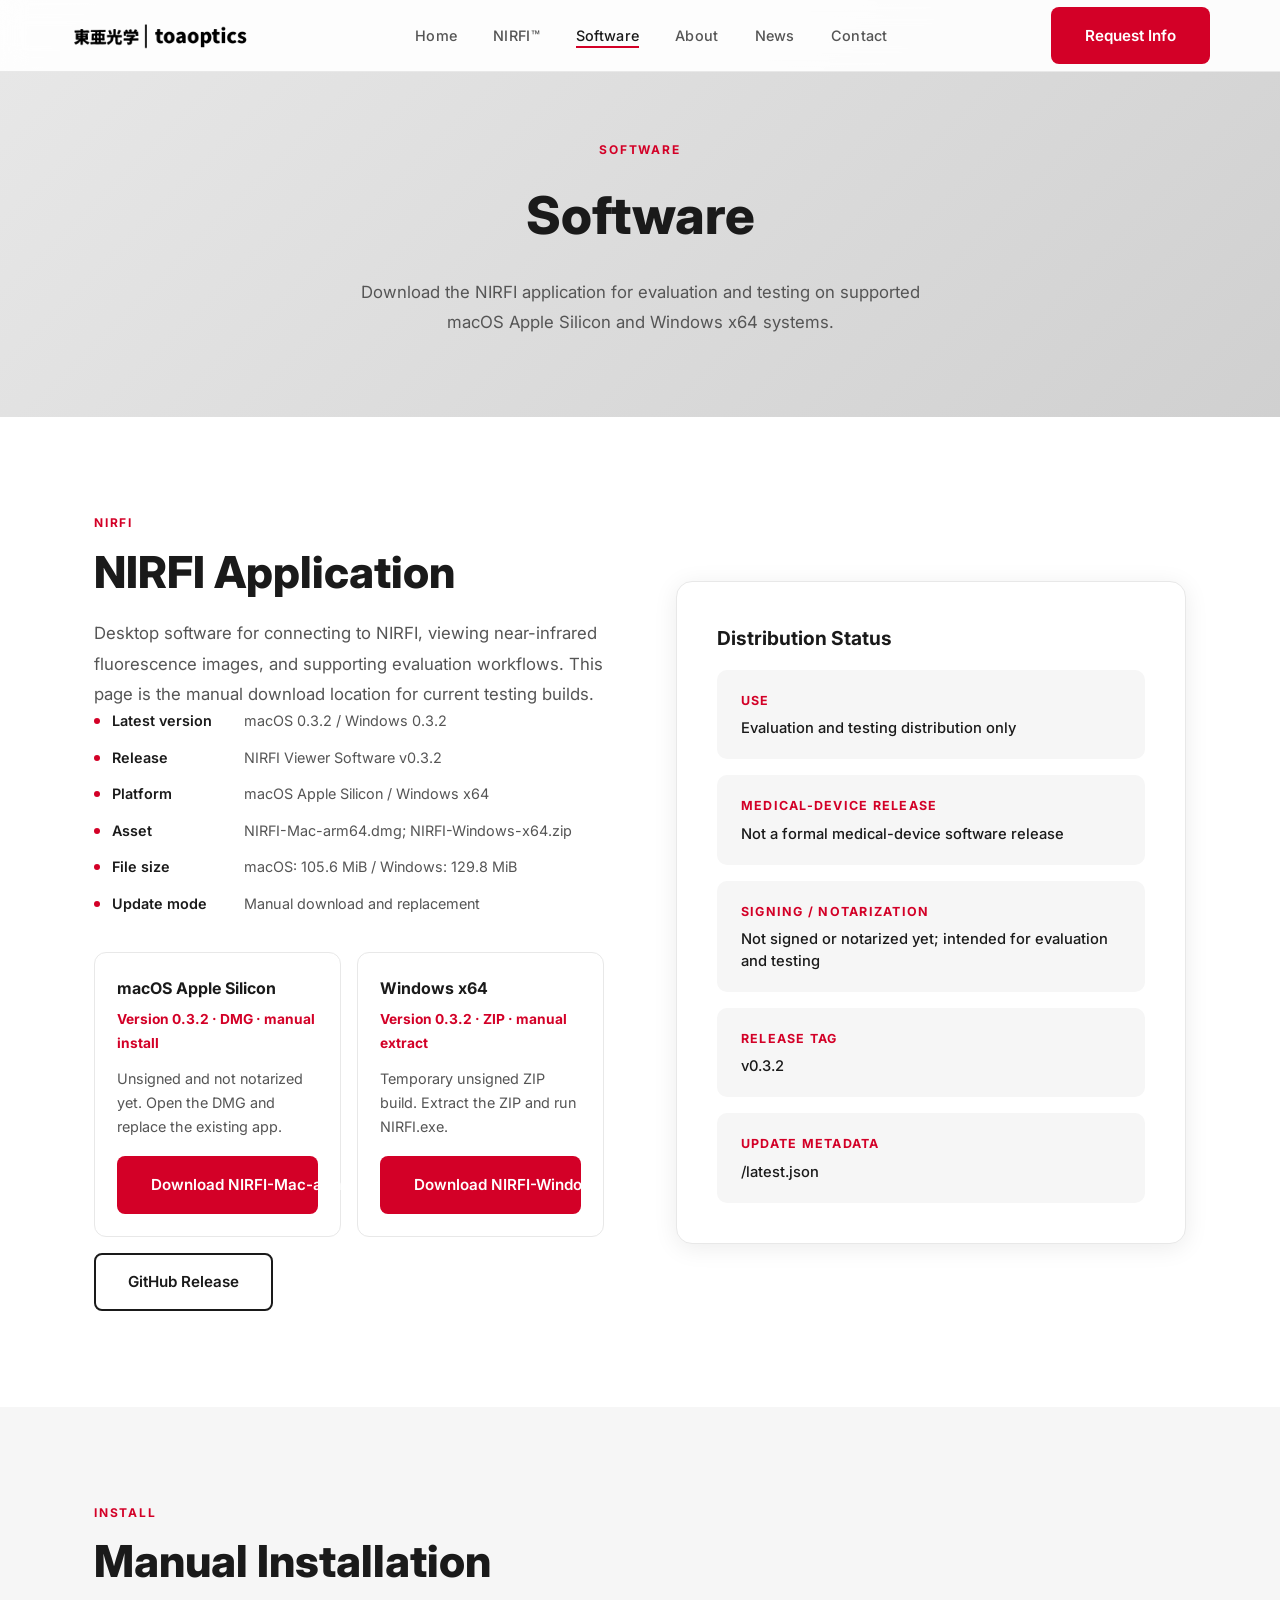
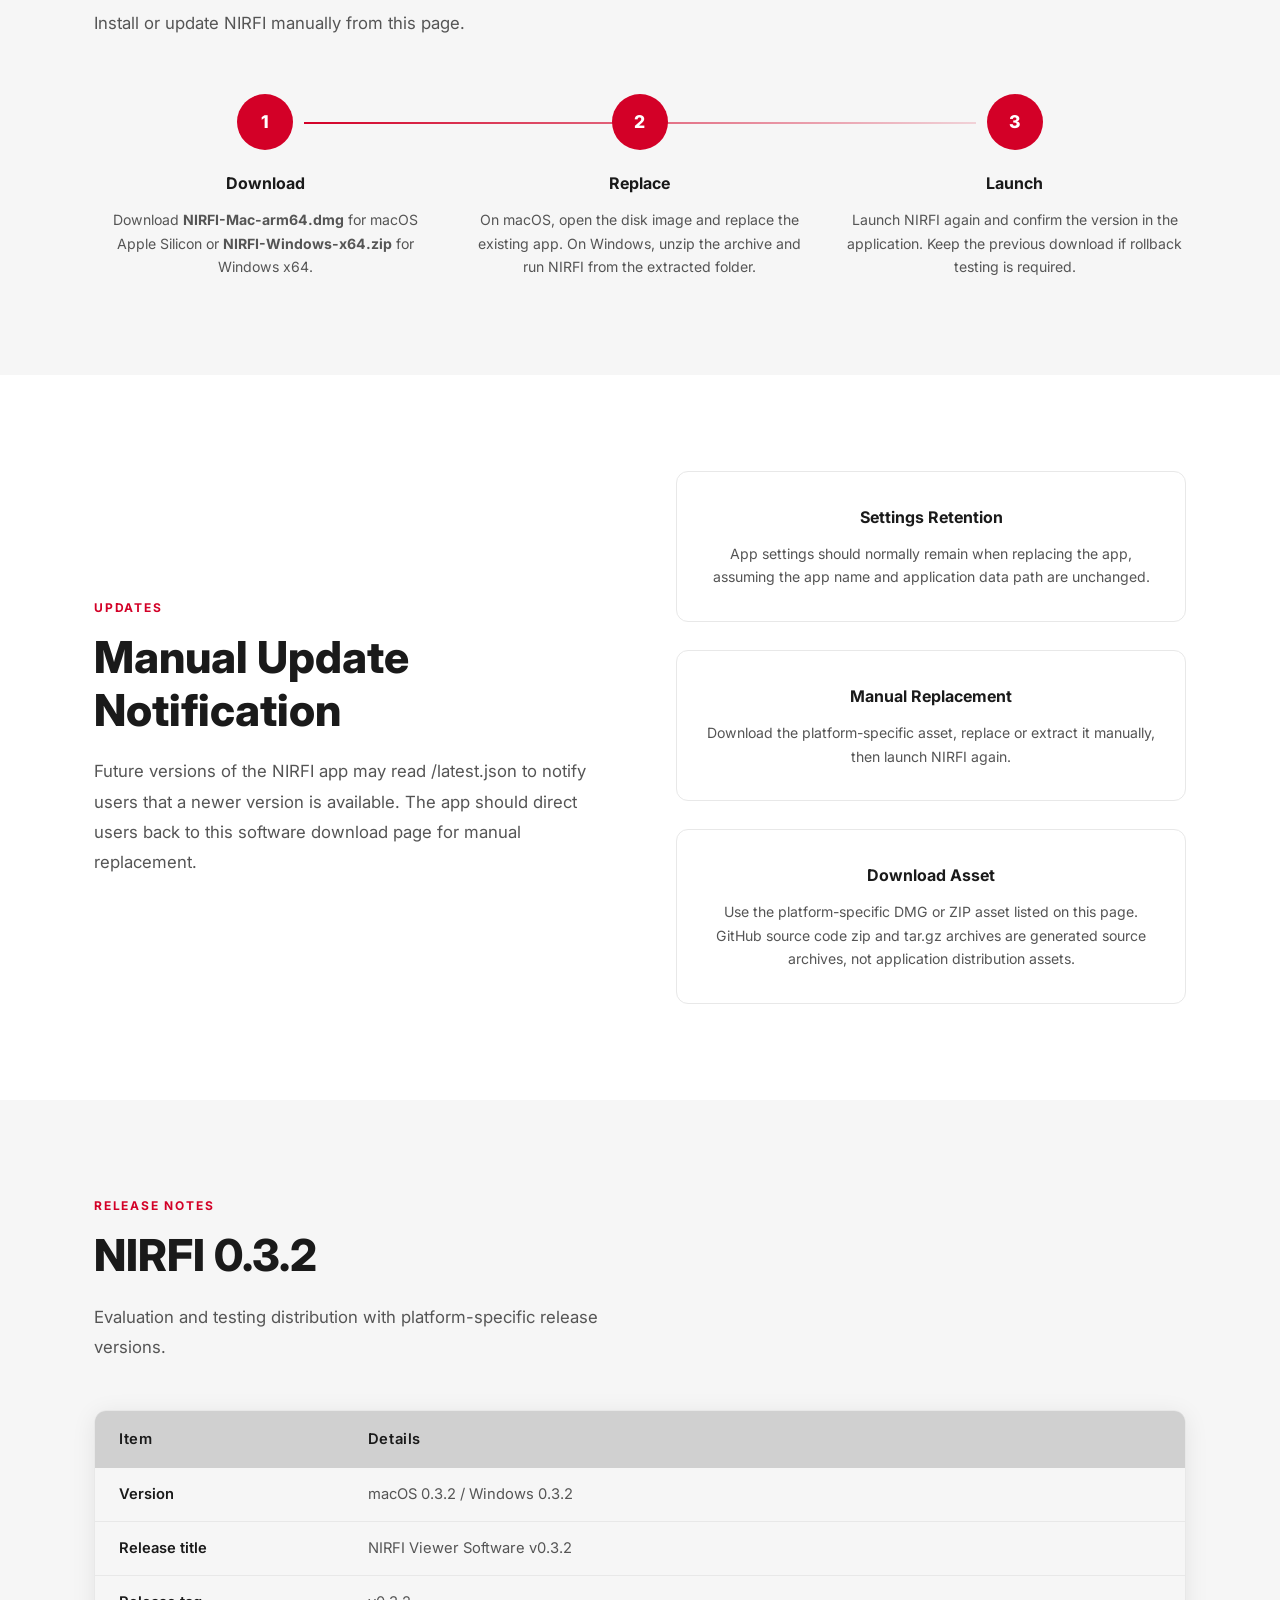
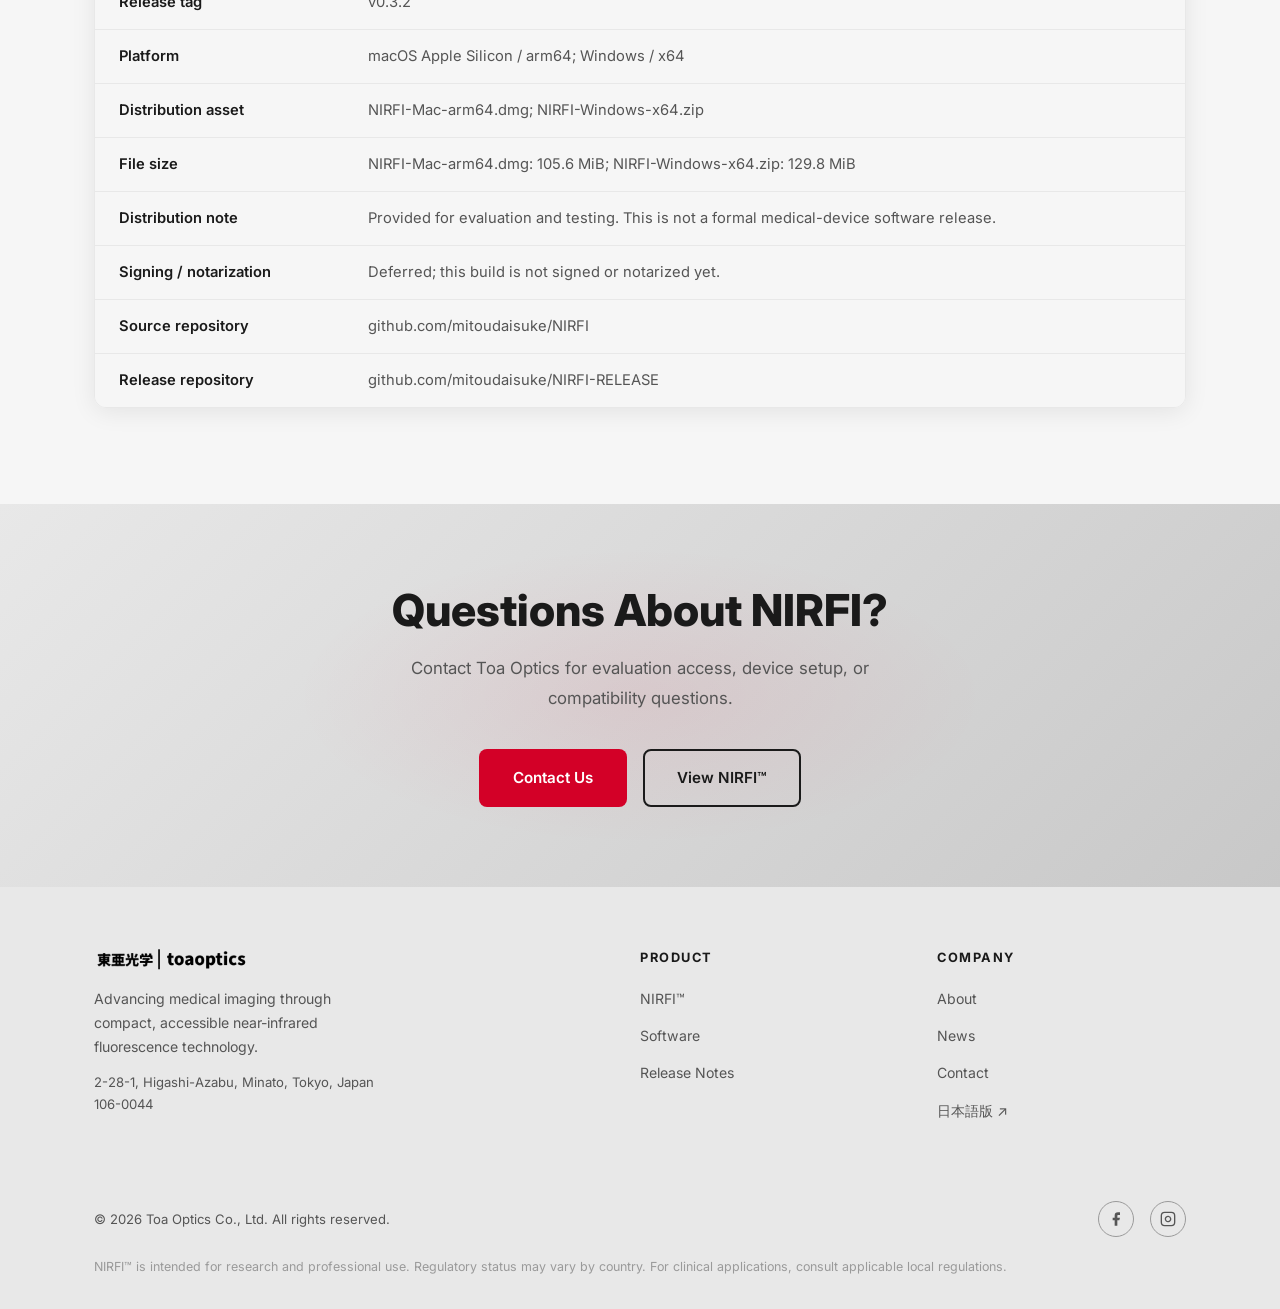
<file: software.html>
<!DOCTYPE html>
<html lang="en">
<head>
  <meta charset="UTF-8" />
  <meta name="viewport" content="width=device-width, initial-scale=1.0" />
  <title>Software</title>
  <meta name="description" content="Download the NIRFI application for evaluation and testing. Manual macOS Apple Silicon and Windows x64 downloads are available from Toa Optics." />
  <link rel="stylesheet" href="css/style.css" />
</head>
<body>

<!-- ── Navigation ── -->
<nav class="nav">
  <div class="nav-inner">
    <a href="index.html" class="nav-logo">
      <img src="images/logo.png" alt="Toa Optics" />
    </a>
    <ul class="nav-links">
      <li><a href="index.html">Home</a></li>
      <li><a href="nirfi.html">NIRFI™</a></li>
      <li><a href="software.html">Software</a></li>
      <li><a href="about.html">About</a></li>
      <li><a href="news.html">News</a></li>
      <li><a href="contact.html">Contact</a></li>
    </ul>
    <a href="contact.html" class="btn btn-primary nav-cta">Request Info</a>
    <div class="hamburger"><span></span><span></span><span></span></div>
  </div>
</nav>
<div class="mobile-menu">
  <a href="index.html">Home</a>
  <a href="nirfi.html">NIRFI™</a>
  <a href="software.html">Software</a>
  <a href="about.html">About</a>
  <a href="news.html">News</a>
  <a href="contact.html">Contact</a>
  <a href="contact.html" class="btn btn-primary" style="margin-top:8px;">Request Info</a>
</div>

<!-- ── Page Hero ── -->
<section class="page-hero">
  <div class="container">
    <div class="section-label">Software</div>
    <h1>Software</h1>
    <p>Download the NIRFI application for evaluation and testing on supported macOS Apple Silicon and Windows x64 systems.</p>
  </div>
</section>

<!-- ── Product Download ── -->
<section class="section">
  <div class="container">
    <div class="spotlight-inner">
      <div class="fade-up">
        <div class="section-label">NIRFI</div>
        <h2 class="section-title">NIRFI Application</h2>
        <p class="section-sub">
          Desktop software for connecting to NIRFI, viewing near-infrared fluorescence images, and supporting evaluation workflows.
          This page is the manual download location for current testing builds.
        </p>
        <div class="specs-mini">
          <div class="spec-row">
            <div class="spec-dot"></div>
            <span class="spec-key">Latest version</span>
            <span class="spec-val" data-nirfi-latest-version>macOS 0.3.2 / Windows 0.3.2</span>
          </div>
          <div class="spec-row">
            <div class="spec-dot"></div>
            <span class="spec-key">Release</span>
            <span class="spec-val" data-nirfi-release-title>NIRFI Viewer Software v0.3.2</span>
          </div>
          <div class="spec-row">
            <div class="spec-dot"></div>
            <span class="spec-key">Platform</span>
            <span class="spec-val">macOS Apple Silicon / Windows x64</span>
          </div>
          <div class="spec-row">
            <div class="spec-dot"></div>
            <span class="spec-key">Asset</span>
            <span class="spec-val" data-nirfi-asset-list>NIRFI-Mac-arm64.dmg; NIRFI-Windows-x64.zip</span>
          </div>
          <div class="spec-row">
            <div class="spec-dot"></div>
            <span class="spec-key">File size</span>
            <span class="spec-val" data-nirfi-file-size-list>macOS: 105.6 MiB / Windows: 129.8 MiB</span>
          </div>
          <div class="spec-row">
            <div class="spec-dot"></div>
            <span class="spec-key">Update mode</span>
            <span class="spec-val">Manual download and replacement</span>
          </div>
        </div>
        <div class="platform-downloads">
          <div class="platform-download-card">
            <div>
              <div class="platform-name">macOS Apple Silicon</div>
              <div class="platform-meta">Version 0.3.2 &middot; DMG &middot; manual install</div>
              <p class="platform-note">Unsigned and not notarized yet. Open the DMG and replace the existing app.</p>
            </div>
            <a href="https://github.com/mitoudaisuke/NIRFI-RELEASE/releases/download/v0.3.2/NIRFI-Mac-arm64.dmg" class="btn btn-primary" data-nirfi-download="darwin-arm64">Download NIRFI-Mac-arm64.dmg</a>
          </div>
          <div class="platform-download-card">
            <div>
              <div class="platform-name">Windows x64</div>
              <div class="platform-meta">Version 0.3.2 &middot; ZIP &middot; manual extract</div>
              <p class="platform-note">Temporary unsigned ZIP build. Extract the ZIP and run NIRFI.exe.</p>
            </div>
            <a href="https://github.com/mitoudaisuke/NIRFI-RELEASE/releases/download/v0.3.2/NIRFI-Windows-x64.zip" class="btn btn-primary" data-nirfi-download="win32-x64">Download NIRFI-Windows-x64.zip</a>
          </div>
        </div>
        <div class="hero-buttons">
          <a href="https://github.com/mitoudaisuke/NIRFI-RELEASE/releases/tag/v0.3.2" class="btn btn-outline-navy" data-nirfi-release-link>GitHub Release</a>
        </div>
      </div>
      <div class="contact-form-card fade-up fade-up-delay-1">
        <h3 style="font-size:1.2rem; font-weight:700; color:var(--dark); margin-bottom:16px;">Distribution Status</h3>
        <div class="company-info-grid" style="grid-template-columns:1fr; margin-top:0;">
          <div class="info-item">
            <div class="info-label">Use</div>
            <div class="info-value">Evaluation and testing distribution only</div>
          </div>
          <div class="info-item">
            <div class="info-label">Medical-device release</div>
            <div class="info-value">Not a formal medical-device software release</div>
          </div>
          <div class="info-item">
            <div class="info-label">Signing / notarization</div>
            <div class="info-value">Not signed or notarized yet; intended for evaluation and testing</div>
          </div>
          <div class="info-item">
            <div class="info-label">Release tag</div>
            <div class="info-value" data-nirfi-release-tag>v0.3.2</div>
          </div>
          <div class="info-item">
            <div class="info-label">Update metadata</div>
            <div class="info-value"><a href="latest.json">/latest.json</a></div>
          </div>
        </div>
      </div>
    </div>
  </div>
</section>

<!-- ── Manual Installation ── -->
<section class="section section--gray">
  <div class="container">
    <div class="fade-up" style="max-width:700px; margin-bottom:48px;">
      <div class="section-label">Install</div>
      <h2 class="section-title">Manual Installation</h2>
      <p class="section-sub">Install or update NIRFI manually from this page.</p>
    </div>
    <div class="steps">
      <div class="step fade-up fade-up-delay-1">
        <div class="step-num">1</div>
        <div class="step-title">Download</div>
        <p class="step-desc">Download <strong>NIRFI-Mac-arm64.dmg</strong> for macOS Apple Silicon or <strong>NIRFI-Windows-x64.zip</strong> for Windows x64.</p>
      </div>
      <div class="step fade-up fade-up-delay-2">
        <div class="step-num">2</div>
        <div class="step-title">Replace</div>
        <p class="step-desc">On macOS, open the disk image and replace the existing app. On Windows, unzip the archive and run NIRFI from the extracted folder.</p>
      </div>
      <div class="step fade-up fade-up-delay-3">
        <div class="step-num">3</div>
        <div class="step-title">Launch</div>
        <p class="step-desc">Launch NIRFI again and confirm the version in the application. Keep the previous download if rollback testing is required.</p>
      </div>
    </div>
  </div>
</section>

<!-- ── Update Behavior ── -->
<section class="section">
  <div class="container">
    <div class="about-grid">
      <div class="fade-up">
        <div class="section-label">Updates</div>
        <h2 class="section-title">Manual Update Notification</h2>
        <p class="section-sub">
          Future versions of the NIRFI app may read <a href="latest.json">/latest.json</a> to notify users that a newer version is available.
          The app should direct users back to this software download page for manual replacement.
        </p>
      </div>
      <div class="fade-up fade-up-delay-1">
        <div class="features-grid" style="grid-template-columns:1fr; margin-top:0;">
          <div class="feature-card">
            <div class="feature-title">Settings Retention</div>
            <p class="feature-desc">
              App settings should normally remain when replacing the app, assuming the app name and application data path are unchanged.
            </p>
          </div>
          <div class="feature-card">
            <div class="feature-title">Manual Replacement</div>
            <p class="feature-desc">
              Download the platform-specific asset, replace or extract it manually, then launch NIRFI again.
            </p>
          </div>
          <div class="feature-card">
            <div class="feature-title">Download Asset</div>
            <p class="feature-desc">
              Use the platform-specific DMG or ZIP asset listed on this page. GitHub source code zip and tar.gz archives are generated source archives, not application distribution assets.
            </p>
          </div>
        </div>
      </div>
    </div>
  </div>
</section>

<!-- ── Release Notes ── -->
<section class="section section--gray" id="nirfi-release-notes">
  <div class="container">
    <div class="fade-up" style="max-width:700px; margin-bottom:32px;">
      <div class="section-label">Release Notes</div>
      <h2 class="section-title" data-nirfi-release-heading>NIRFI 0.3.2</h2>
      <p class="section-sub">Evaluation and testing distribution with platform-specific release versions.</p>
    </div>
    <div class="specs-table-wrap fade-up">
      <table>
        <thead>
          <tr>
            <th>Item</th>
            <th>Details</th>
          </tr>
        </thead>
        <tbody>
          <tr>
            <td>Version</td>
            <td data-nirfi-latest-version>macOS 0.3.2 / Windows 0.3.2</td>
          </tr>
          <tr>
            <td>Release title</td>
            <td data-nirfi-release-title>NIRFI Viewer Software v0.3.2</td>
          </tr>
          <tr>
            <td>Release tag</td>
            <td data-nirfi-release-tag>v0.3.2</td>
          </tr>
          <tr>
            <td>Platform</td>
            <td>macOS Apple Silicon / arm64; Windows / x64</td>
          </tr>
          <tr>
            <td>Distribution asset</td>
            <td data-nirfi-asset-list>NIRFI-Mac-arm64.dmg; NIRFI-Windows-x64.zip</td>
          </tr>
          <tr>
            <td>File size</td>
            <td data-nirfi-file-size-detail>NIRFI-Mac-arm64.dmg: 105.6 MiB; NIRFI-Windows-x64.zip: 129.8 MiB</td>
          </tr>
          <tr>
            <td>Distribution note</td>
            <td>Provided for evaluation and testing. This is not a formal medical-device software release.</td>
          </tr>
          <tr>
            <td>Signing / notarization</td>
            <td>Deferred; this build is not signed or notarized yet.</td>
          </tr>
          <tr>
            <td>Source repository</td>
            <td><a href="https://github.com/mitoudaisuke/NIRFI">github.com/mitoudaisuke/NIRFI</a></td>
          </tr>
          <tr>
            <td>Release repository</td>
            <td><a href="https://github.com/mitoudaisuke/NIRFI-RELEASE">github.com/mitoudaisuke/NIRFI-RELEASE</a></td>
          </tr>
        </tbody>
      </table>
    </div>
  </div>
</section>

<!-- ── CTA ── -->
<section class="cta-banner">
  <div class="container" style="position:relative;z-index:1;">
    <div class="fade-up">
      <h2 class="section-title" style="color:var(--dark); text-align:center;">Questions About NIRFI?</h2>
      <p class="section-sub" style="text-align:center; margin:0 auto 36px;">Contact Toa Optics for evaluation access, device setup, or compatibility questions.</p>
      <div class="cta-buttons">
        <a href="contact.html" class="btn btn-primary">Contact Us</a>
        <a href="nirfi.html" class="btn btn-outline">View NIRFI™</a>
      </div>
    </div>
  </div>
</section>

<!-- ── Footer ── -->
<footer class="footer">
  <div class="container">
    <div class="footer-inner">
      <div class="footer-brand">
        <img src="images/logo.png" alt="Toa Optics" />
        <p>Advancing medical imaging through compact, accessible near-infrared fluorescence technology.</p>
        <p style="margin-top:12px; font-size:0.82rem;">2-28-1, Higashi-Azabu, Minato, Tokyo, Japan 106-0044</p>
      </div>
      <div>
        <div class="footer-heading">Product</div>
        <ul class="footer-links">
          <li><a href="nirfi.html">NIRFI™</a></li>
          <li><a href="software.html">Software</a></li>
          <li><a href="#nirfi-release-notes">Release Notes</a></li>
        </ul>
      </div>
      <div>
        <div class="footer-heading">Company</div>
        <ul class="footer-links">
          <li><a href="about.html">About</a></li>
          <li><a href="news.html">News</a></li>
          <li><a href="contact.html">Contact</a></li>
          <li><a href="jp/index.html">日本語版 ↗</a></li>
        </ul>
      </div>
    </div>
    <div class="footer-bottom">
      <span>© 2026 Toa Optics Co., Ltd. All rights reserved.</span>
      <div class="footer-social">
        <a href="#" aria-label="Facebook">
          <svg viewBox="0 0 24 24" fill="currentColor"><path d="M18 2h-3a5 5 0 0 0-5 5v3H7v4h3v8h4v-8h3l1-4h-4V7a1 1 0 0 1 1-1h3z"/></svg>
        </a>
        <a href="#" aria-label="Instagram">
          <svg viewBox="0 0 24 24" fill="none" stroke="currentColor" stroke-width="2"><rect x="2" y="2" width="20" height="20" rx="5" ry="5"/><path d="M16 11.37A4 4 0 1 1 12.63 8 4 4 0 0 1 16 11.37z"/><line x1="17.5" y1="6.5" x2="17.51" y2="6.5"/></svg>
        </a>
      </div>
    </div>
    <p class="footer-disclaimer">NIRFI™ is intended for research and professional use. Regulatory status may vary by country. For clinical applications, consult applicable local regulations.</p>
  </div>
</footer>

<script src="js/script.js?v=0.2.1"></script>
</body>
</html>
</file>
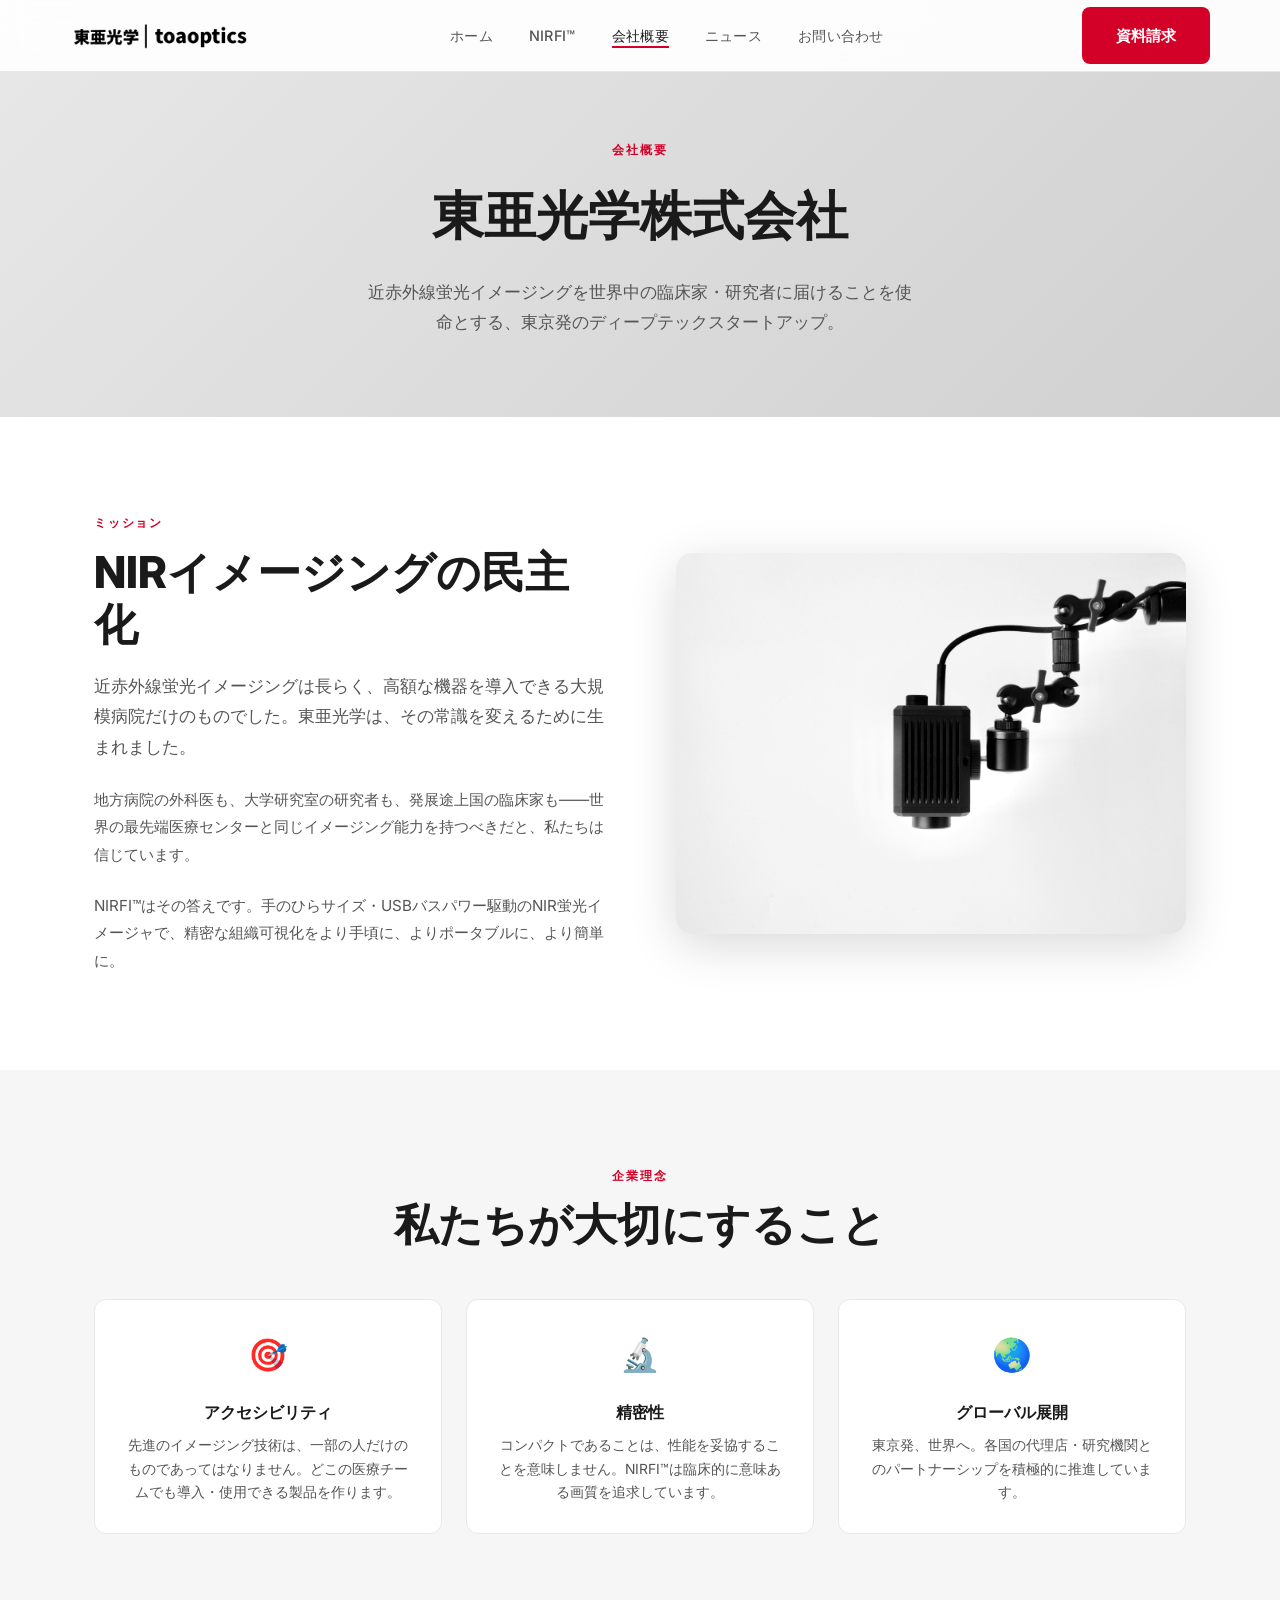
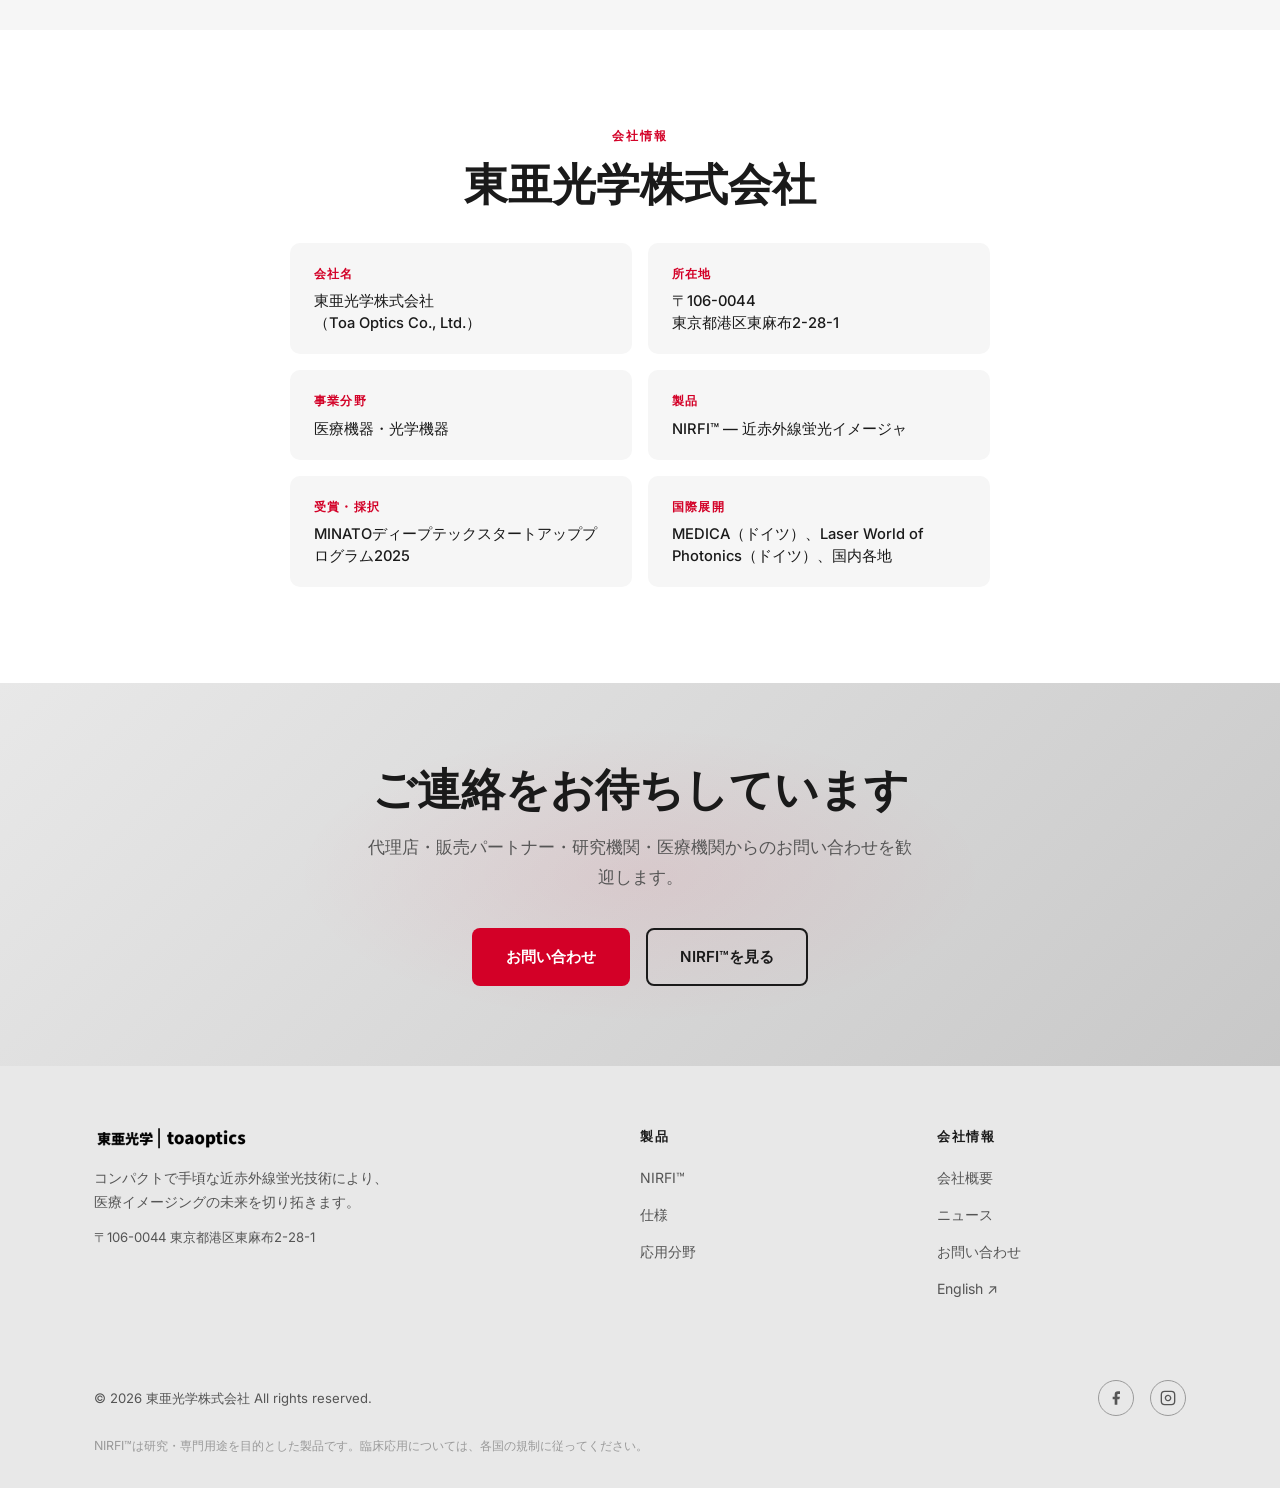
<file: jp/about.html>
<!DOCTYPE html>
<html lang="ja">
<head>
  <meta charset="UTF-8" />
  <meta name="viewport" content="width=device-width, initial-scale=1.0" />
  <title>会社概要 — 東亜光学株式会社</title>
  <meta name="description" content="東亜光学は、コンパクトで手頃な近赤外線蛍光イメージング装置を開発する東京発のディープテックスタートアップです。" />
  <link rel="stylesheet" href="../css/style.css" />
</head>
<body>

<!-- ── Navigation ── -->
<nav class="nav">
  <div class="nav-inner">
    <a href="index.html" class="nav-logo">
      <img src="../images/logo.png" alt="東亜光学" />
    </a>
    <ul class="nav-links">
      <li><a href="index.html">ホーム</a></li>
      <li><a href="nirfi.html">NIRFI™</a></li>
      <li><a href="about.html">会社概要</a></li>
      <li><a href="news.html">ニュース</a></li>
      <li><a href="contact.html">お問い合わせ</a></li>
    </ul>
    <a href="contact.html" class="btn btn-primary nav-cta">資料請求</a>
    <div class="hamburger"><span></span><span></span><span></span></div>
  </div>
</nav>
<div class="mobile-menu">
  <a href="index.html">ホーム</a>
  <a href="nirfi.html">NIRFI™</a>
  <a href="about.html">会社概要</a>
  <a href="news.html">ニュース</a>
  <a href="contact.html">お問い合わせ</a>
  <a href="contact.html" class="btn btn-primary" style="margin-top:8px;">資料請求</a>
</div>

<!-- ── Page Hero ── -->
<section class="page-hero">
  <div class="container">
    <div class="section-label">会社概要</div>
    <h1>東亜光学株式会社</h1>
    <p>近赤外線蛍光イメージングを世界中の臨床家・研究者に届けることを使命とする、東京発のディープテックスタートアップ。</p>
  </div>
</section>

<!-- ── Mission ── -->
<section class="section">
  <div class="container">
    <div class="about-grid">
      <div class="fade-up">
        <div class="section-label">ミッション</div>
        <h2 class="section-title">NIRイメージングの民主化</h2>
        <p class="section-sub" style="margin-bottom:24px;">
          近赤外線蛍光イメージングは長らく、高額な機器を導入できる大規模病院だけのものでした。東亜光学は、その常識を変えるために生まれました。
        </p>
        <p style="font-size:0.95rem; color:var(--gray-4); line-height:1.8; margin-bottom:24px;">
          地方病院の外科医も、大学研究室の研究者も、発展途上国の臨床家も――世界の最先端医療センターと同じイメージング能力を持つべきだと、私たちは信じています。
        </p>
        <p style="font-size:0.95rem; color:var(--gray-4); line-height:1.8;">
          NIRFI™はその答えです。手のひらサイズ・USBバスパワー駆動のNIR蛍光イメージャで、精密な組織可視化をより手頃に、よりポータブルに、より簡単に。
        </p>
      </div>
      <div class="about-img fade-up">
        <img src="../images/nirfi-team.jpeg" alt="東亜光学チーム" loading="lazy" />
      </div>
    </div>
  </div>
</section>

<!-- ── Values ── -->
<section class="section section--gray">
  <div class="container">
    <div class="fade-up" style="text-align:center; max-width:600px; margin:0 auto 0;">
      <div class="section-label">企業理念</div>
      <h2 class="section-title">私たちが大切にすること</h2>
    </div>
    <div class="values-grid">
      <div class="value-card fade-up fade-up-delay-1">
        <div class="value-icon">🎯</div>
        <div class="value-title">アクセシビリティ</div>
        <p class="value-desc">先進のイメージング技術は、一部の人だけのものであってはなりません。どこの医療チームでも導入・使用できる製品を作ります。</p>
      </div>
      <div class="value-card fade-up fade-up-delay-2">
        <div class="value-icon">🔬</div>
        <div class="value-title">精密性</div>
        <p class="value-desc">コンパクトであることは、性能を妥協することを意味しません。NIRFI™は臨床的に意味ある画質を追求しています。</p>
      </div>
      <div class="value-card fade-up fade-up-delay-3">
        <div class="value-icon">🌏</div>
        <div class="value-title">グローバル展開</div>
        <p class="value-desc">東京発、世界へ。各国の代理店・研究機関とのパートナーシップを積極的に推進しています。</p>
      </div>
    </div>
  </div>
</section>

<!-- ── Company Info ── -->
<section class="section">
  <div class="container">
    <div class="fade-up" style="max-width:700px; margin:0 auto;">
      <div class="section-label" style="text-align:center; display:block;">会社情報</div>
      <h2 class="section-title" style="text-align:center;">東亜光学株式会社</h2>
      <div class="company-info-grid">
        <div class="info-item">
          <div class="info-label">会社名</div>
          <div class="info-value">東亜光学株式会社<br>（Toa Optics Co., Ltd.）</div>
        </div>
        <div class="info-item">
          <div class="info-label">所在地</div>
          <div class="info-value">〒106-0044<br>東京都港区東麻布2-28-1</div>
        </div>
        <div class="info-item">
          <div class="info-label">事業分野</div>
          <div class="info-value">医療機器・光学機器</div>
        </div>
        <div class="info-item">
          <div class="info-label">製品</div>
          <div class="info-value">NIRFI™ — 近赤外線蛍光イメージャ</div>
        </div>
        <div class="info-item">
          <div class="info-label">受賞・採択</div>
          <div class="info-value">MINATOディープテックスタートアッププログラム2025</div>
        </div>
        <div class="info-item">
          <div class="info-label">国際展開</div>
          <div class="info-value">MEDICA（ドイツ）、Laser World of Photonics（ドイツ）、国内各地</div>
        </div>
      </div>
    </div>
  </div>
</section>

<!-- ── CTA ── -->
<section class="cta-banner">
  <div class="container" style="position:relative;z-index:1;">
    <div class="fade-up">
      <h2 class="section-title" style="color:var(--dark); text-align:center;">ご連絡をお待ちしています</h2>
      <p class="section-sub" style="text-align:center; margin:0 auto 36px;">代理店・販売パートナー・研究機関・医療機関からのお問い合わせを歓迎します。</p>
      <div class="cta-buttons">
        <a href="contact.html" class="btn btn-primary">お問い合わせ</a>
        <a href="nirfi.html" class="btn btn-outline">NIRFI™を見る</a>
      </div>
    </div>
  </div>
</section>

<!-- ── Footer ── -->
<footer class="footer">
  <div class="container">
    <div class="footer-inner">
      <div class="footer-brand">
        <img src="../images/logo.png" alt="東亜光学" />
        <p>コンパクトで手頃な近赤外線蛍光技術により、医療イメージングの未来を切り拓きます。</p>
        <p style="margin-top:12px; font-size:0.82rem;">〒106-0044 東京都港区東麻布2-28-1</p>
      </div>
      <div>
        <div class="footer-heading">製品</div>
        <ul class="footer-links">
          <li><a href="nirfi.html">NIRFI™</a></li>
          <li><a href="nirfi.html#specs">仕様</a></li>
          <li><a href="nirfi.html#applications">応用分野</a></li>
        </ul>
      </div>
      <div>
        <div class="footer-heading">会社情報</div>
        <ul class="footer-links">
          <li><a href="about.html">会社概要</a></li>
          <li><a href="news.html">ニュース</a></li>
          <li><a href="contact.html">お問い合わせ</a></li>
          <li><a href="../index.html">English ↗</a></li>
        </ul>
      </div>
    </div>
    <div class="footer-bottom">
      <span>© 2026 東亜光学株式会社 All rights reserved.</span>
      <div class="footer-social">
        <a href="#" aria-label="Facebook">
          <svg viewBox="0 0 24 24" fill="currentColor"><path d="M18 2h-3a5 5 0 0 0-5 5v3H7v4h3v8h4v-8h3l1-4h-4V7a1 1 0 0 1 1-1h3z"/></svg>
        </a>
        <a href="#" aria-label="Instagram">
          <svg viewBox="0 0 24 24" fill="none" stroke="currentColor" stroke-width="2"><rect x="2" y="2" width="20" height="20" rx="5" ry="5"/><path d="M16 11.37A4 4 0 1 1 12.63 8 4 4 0 0 1 16 11.37z"/><line x1="17.5" y1="6.5" x2="17.51" y2="6.5"/></svg>
        </a>
      </div>
    </div>
    <p class="footer-disclaimer">NIRFI™は研究・専門用途を目的とした製品です。臨床応用については、各国の規制に従ってください。</p>
  </div>
</footer>

<script src="../js/script.js"></script>
</body>
</html>
</file>
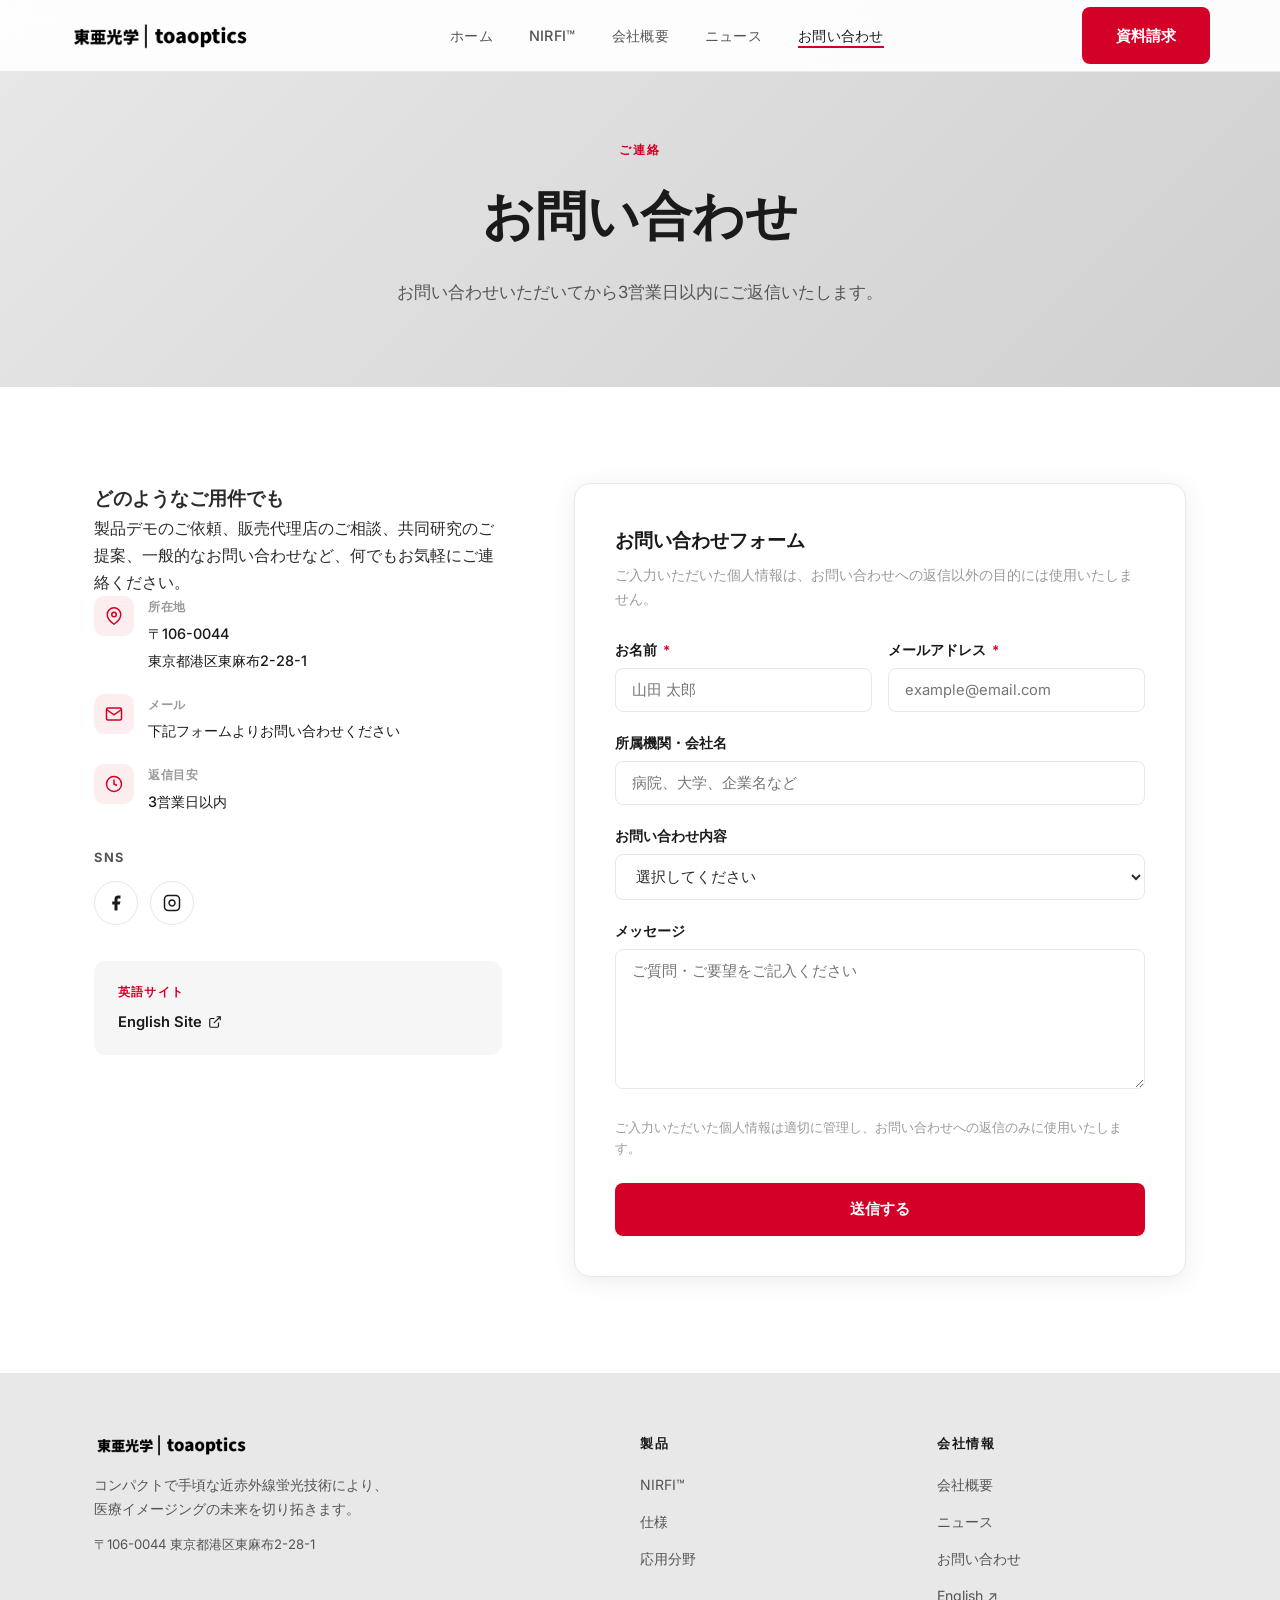
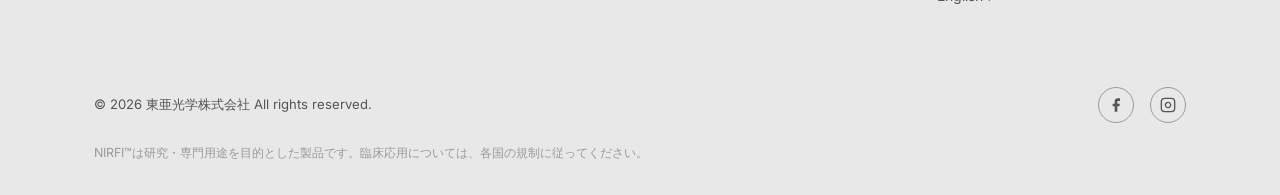
<file: jp/contact.html>
<!DOCTYPE html>
<html lang="ja">
<head>
  <meta charset="UTF-8" />
  <meta name="viewport" content="width=device-width, initial-scale=1.0" />
  <title>お問い合わせ — 東亜光学</title>
  <meta name="description" content="NIRFI™のデモ・価格・資料請求など、お気軽にお問い合わせください。" />
  <link rel="stylesheet" href="../css/style.css" />
</head>
<body>

<!-- ── Navigation ── -->
<nav class="nav">
  <div class="nav-inner">
    <a href="index.html" class="nav-logo">
      <img src="../images/logo.png" alt="東亜光学" />
    </a>
    <ul class="nav-links">
      <li><a href="index.html">ホーム</a></li>
      <li><a href="nirfi.html">NIRFI™</a></li>
      <li><a href="about.html">会社概要</a></li>
      <li><a href="news.html">ニュース</a></li>
      <li><a href="contact.html">お問い合わせ</a></li>
    </ul>
    <a href="contact.html" class="btn btn-primary nav-cta">資料請求</a>
    <div class="hamburger"><span></span><span></span><span></span></div>
  </div>
</nav>
<div class="mobile-menu">
  <a href="index.html">ホーム</a>
  <a href="nirfi.html">NIRFI™</a>
  <a href="about.html">会社概要</a>
  <a href="news.html">ニュース</a>
  <a href="contact.html">お問い合わせ</a>
  <a href="contact.html" class="btn btn-primary" style="margin-top:8px;">資料請求</a>
</div>

<!-- ── Page Hero ── -->
<section class="page-hero">
  <div class="container">
    <div class="section-label">ご連絡</div>
    <h1>お問い合わせ</h1>
    <p>お問い合わせいただいてから3営業日以内にご返信いたします。</p>
  </div>
</section>

<!-- ── Contact Section ── -->
<section class="section">
  <div class="container">
    <div class="contact-grid">

      <!-- Info -->
      <div class="fade-up">
        <h3>どのようなご用件でも</h3>
        <p>製品デモのご依頼、販売代理店のご相談、共同研究のご提案、一般的なお問い合わせなど、何でもお気軽にご連絡ください。</p>

        <div class="contact-detail">
          <div class="contact-detail-icon">
            <svg viewBox="0 0 24 24" fill="none" stroke="currentColor" stroke-width="2"><path d="M21 10c0 7-9 13-9 13s-9-6-9-13a9 9 0 0 1 18 0z"/><circle cx="12" cy="10" r="3"/></svg>
          </div>
          <div class="contact-detail-text">
            <label>所在地</label>
            <span>〒106-0044<br>東京都港区東麻布2-28-1</span>
          </div>
        </div>

        <div class="contact-detail">
          <div class="contact-detail-icon">
            <svg viewBox="0 0 24 24" fill="none" stroke="currentColor" stroke-width="2"><path d="M4 4h16c1.1 0 2 .9 2 2v12c0 1.1-.9 2-2 2H4c-1.1 0-2-.9-2-2V6c0-1.1.9-2 2-2z"/><polyline points="22,6 12,13 2,6"/></svg>
          </div>
          <div class="contact-detail-text">
            <label>メール</label>
            <span>下記フォームよりお問い合わせください</span>
          </div>
        </div>

        <div class="contact-detail">
          <div class="contact-detail-icon">
            <svg viewBox="0 0 24 24" fill="none" stroke="currentColor" stroke-width="2"><circle cx="12" cy="12" r="10"/><polyline points="12 6 12 12 16 14"/></svg>
          </div>
          <div class="contact-detail-text">
            <label>返信目安</label>
            <span>3営業日以内</span>
          </div>
        </div>

        <div style="margin-top:32px;">
          <div class="footer-heading" style="color:var(--gray-4); margin-bottom:12px;">SNS</div>
          <div style="display:flex; gap:12px;">
            <a href="#" aria-label="Facebook" style="width:44px;height:44px;border:1px solid var(--gray-2);border-radius:50%;display:flex;align-items:center;justify-content:center;color:var(--dark);transition:all 0.3s;" onmouseover="this.style.background='var(--dark)';this.style.color='white';" onmouseout="this.style.background='';this.style.color='var(--dark)';">
              <svg width="18" height="18" viewBox="0 0 24 24" fill="currentColor"><path d="M18 2h-3a5 5 0 0 0-5 5v3H7v4h3v8h4v-8h3l1-4h-4V7a1 1 0 0 1 1-1h3z"/></svg>
            </a>
            <a href="#" aria-label="Instagram" style="width:44px;height:44px;border:1px solid var(--gray-2);border-radius:50%;display:flex;align-items:center;justify-content:center;color:var(--dark);transition:all 0.3s;" onmouseover="this.style.background='var(--dark)';this.style.color='white';" onmouseout="this.style.background='';this.style.color='var(--dark)';">
              <svg width="18" height="18" viewBox="0 0 24 24" fill="none" stroke="currentColor" stroke-width="2"><rect x="2" y="2" width="20" height="20" rx="5" ry="5"/><path d="M16 11.37A4 4 0 1 1 12.63 8 4 4 0 0 1 16 11.37z"/><line x1="17.5" y1="6.5" x2="17.51" y2="6.5"/></svg>
            </a>
          </div>
        </div>

        <div style="margin-top:36px; padding:20px 24px; background:var(--gray-1); border-radius:12px;">
          <div style="font-size:0.78rem; font-weight:700; letter-spacing:0.1em; text-transform:uppercase; color:var(--cyan); margin-bottom:8px;">英語サイト</div>
          <a href="../index.html" style="font-size:0.92rem; font-weight:600; color:var(--dark); display:flex; align-items:center; gap:6px;">
            English Site
            <svg width="14" height="14" viewBox="0 0 24 24" fill="none" stroke="currentColor" stroke-width="2"><path d="M18 13v6a2 2 0 0 1-2 2H5a2 2 0 0 1-2-2V8a2 2 0 0 1 2-2h6"/><polyline points="15 3 21 3 21 9"/><line x1="10" y1="14" x2="21" y2="3"/></svg>
          </a>
        </div>
      </div>

      <!-- Form -->
      <div class="contact-form-card fade-up">
        <h3 style="font-size:1.2rem; font-weight:700; color:var(--dark); margin-bottom:6px;">お問い合わせフォーム</h3>
        <p style="font-size:0.88rem; color:var(--gray-3); margin-bottom:28px;">ご入力いただいた個人情報は、お問い合わせへの返信以外の目的には使用いたしません。</p>

        <form id="contact-form" action="https://formspree.io/f/YOUR_FORM_ID" method="POST">
          <div class="form-row">
            <div class="form-group">
              <label for="name">お名前 <span class="req">*</span></label>
              <input type="text" id="name" name="name" placeholder="山田 太郎" required />
            </div>
            <div class="form-group">
              <label for="email">メールアドレス <span class="req">*</span></label>
              <input type="email" id="email" name="email" placeholder="example@email.com" required />
            </div>
          </div>
          <div class="form-group">
            <label for="organization">所属機関・会社名</label>
            <input type="text" id="organization" name="organization" placeholder="病院、大学、企業名など" />
          </div>
          <div class="form-group">
            <label for="inquiry">お問い合わせ内容</label>
            <select id="inquiry" name="inquiry">
              <option value="">選択してください</option>
              <option value="demo">製品デモのご依頼</option>
              <option value="pricing">価格・在庫について</option>
              <option value="distribution">販売代理店のご相談</option>
              <option value="research">共同研究のご提案</option>
              <option value="other">その他</option>
            </select>
          </div>
          <div class="form-group">
            <label for="message">メッセージ</label>
            <textarea id="message" name="message" placeholder="ご質問・ご要望をご記入ください"></textarea>
          </div>
          <p class="form-privacy">ご入力いただいた個人情報は適切に管理し、お問い合わせへの返信のみに使用いたします。</p>
          <button type="submit" class="btn btn-primary" style="width:100%; justify-content:center;">送信する</button>
          <div id="form-success" class="form-success">
            ✓ お問い合わせを受け付けました。3営業日以内にご返信いたします。
          </div>
        </form>
      </div>

    </div>
  </div>
</section>

<!-- ── Footer ── -->
<footer class="footer">
  <div class="container">
    <div class="footer-inner">
      <div class="footer-brand">
        <img src="../images/logo.png" alt="東亜光学" />
        <p>コンパクトで手頃な近赤外線蛍光技術により、医療イメージングの未来を切り拓きます。</p>
        <p style="margin-top:12px; font-size:0.82rem;">〒106-0044 東京都港区東麻布2-28-1</p>
      </div>
      <div>
        <div class="footer-heading">製品</div>
        <ul class="footer-links">
          <li><a href="nirfi.html">NIRFI™</a></li>
          <li><a href="nirfi.html#specs">仕様</a></li>
          <li><a href="nirfi.html#applications">応用分野</a></li>
        </ul>
      </div>
      <div>
        <div class="footer-heading">会社情報</div>
        <ul class="footer-links">
          <li><a href="about.html">会社概要</a></li>
          <li><a href="news.html">ニュース</a></li>
          <li><a href="contact.html">お問い合わせ</a></li>
          <li><a href="../index.html">English ↗</a></li>
        </ul>
      </div>
    </div>
    <div class="footer-bottom">
      <span>© 2026 東亜光学株式会社 All rights reserved.</span>
      <div class="footer-social">
        <a href="#" aria-label="Facebook">
          <svg viewBox="0 0 24 24" fill="currentColor"><path d="M18 2h-3a5 5 0 0 0-5 5v3H7v4h3v8h4v-8h3l1-4h-4V7a1 1 0 0 1 1-1h3z"/></svg>
        </a>
        <a href="#" aria-label="Instagram">
          <svg viewBox="0 0 24 24" fill="none" stroke="currentColor" stroke-width="2"><rect x="2" y="2" width="20" height="20" rx="5" ry="5"/><path d="M16 11.37A4 4 0 1 1 12.63 8 4 4 0 0 1 16 11.37z"/><line x1="17.5" y1="6.5" x2="17.51" y2="6.5"/></svg>
        </a>
      </div>
    </div>
    <p class="footer-disclaimer">NIRFI™は研究・専門用途を目的とした製品です。臨床応用については、各国の規制に従ってください。</p>
  </div>
</footer>

<script src="../js/script.js"></script>
</body>
</html>
</file>
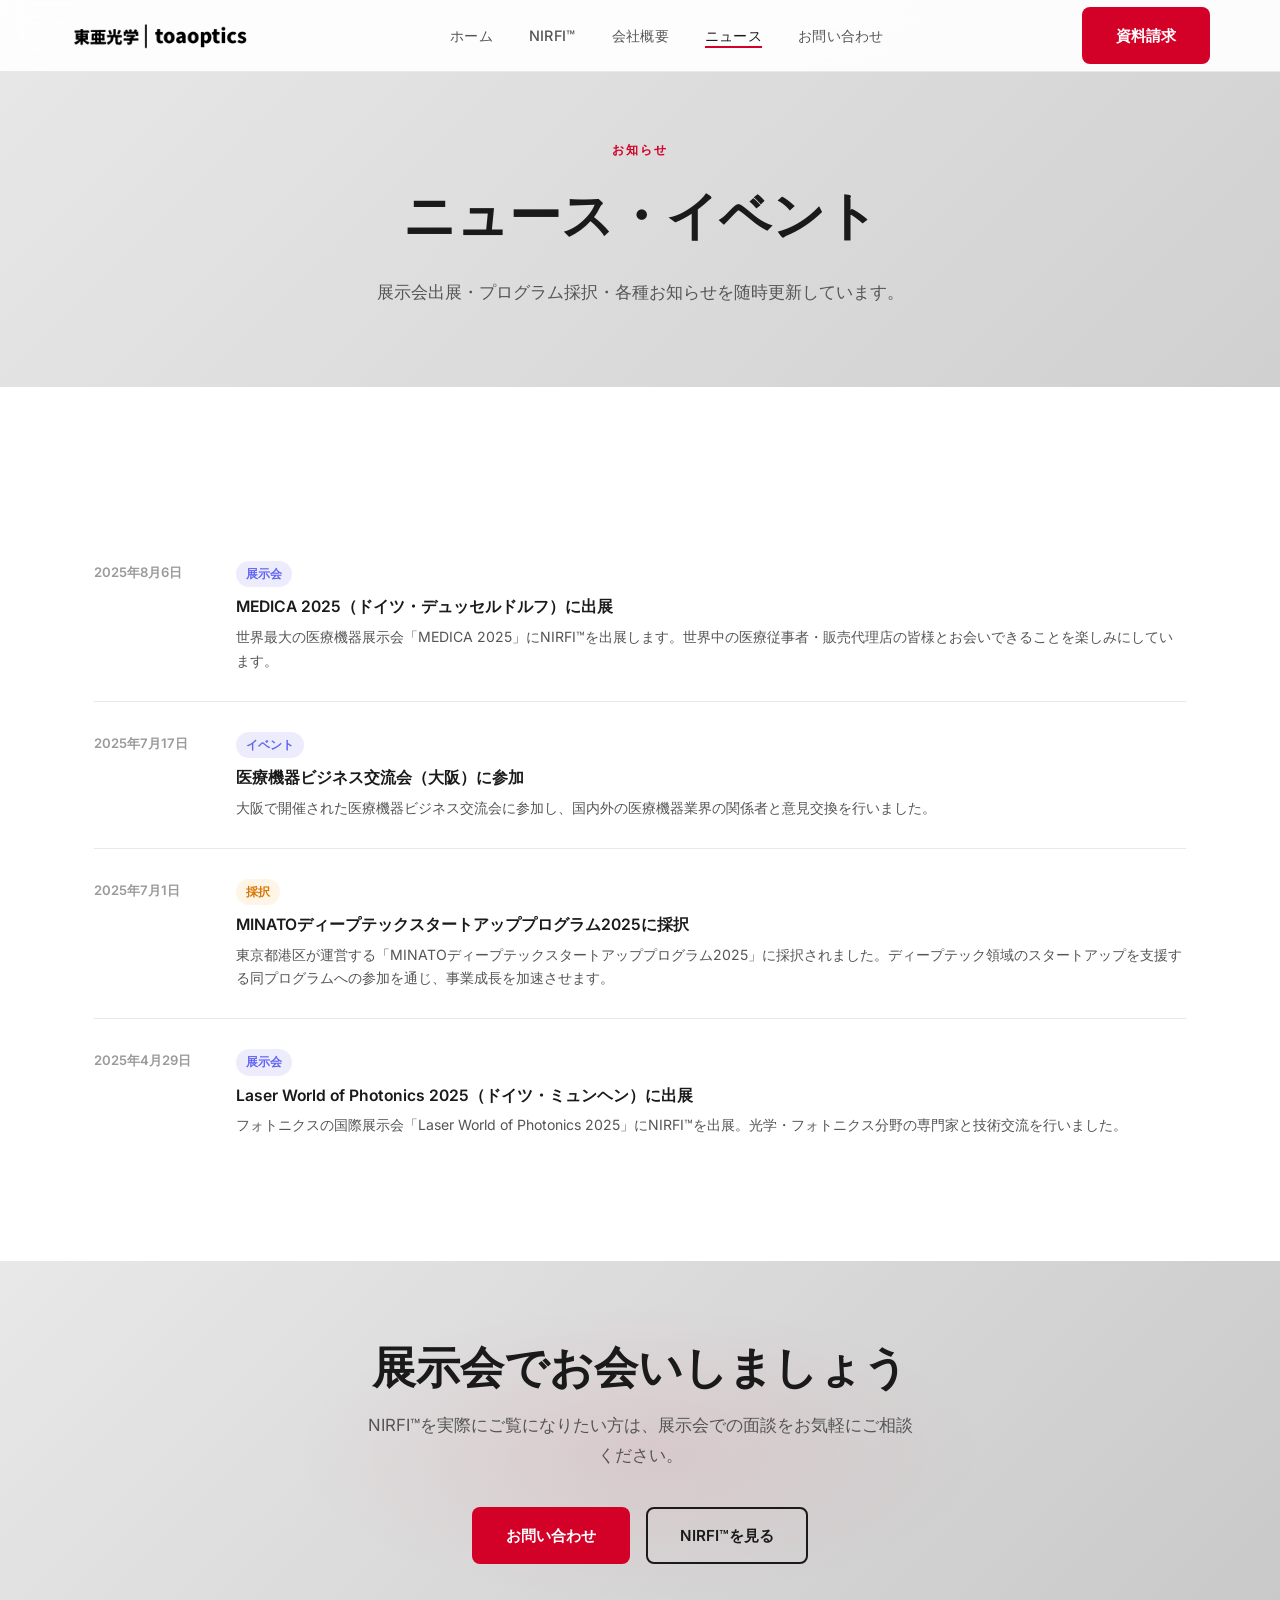
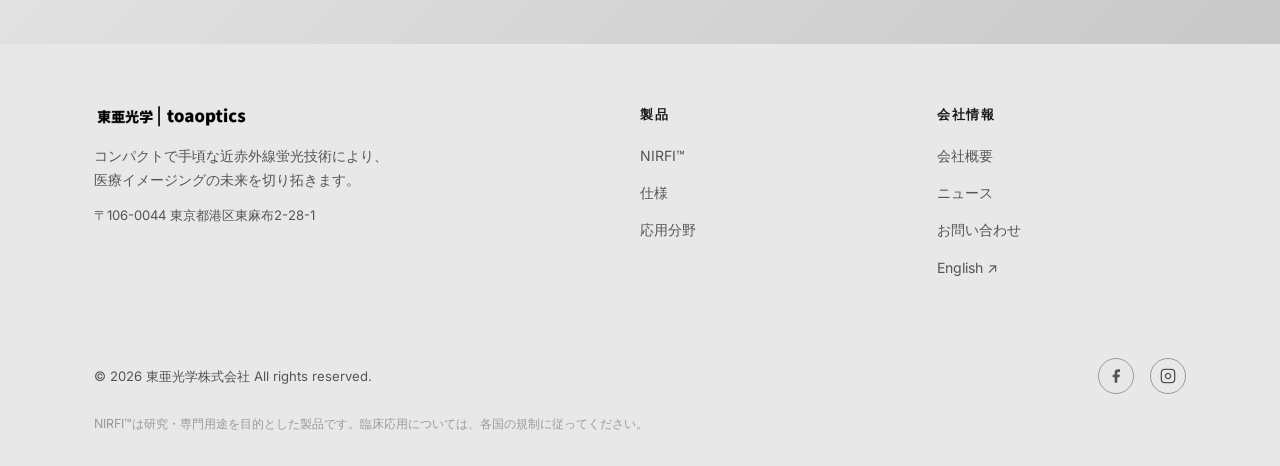
<file: jp/news.html>
<!DOCTYPE html>
<html lang="ja">
<head>
  <meta charset="UTF-8" />
  <meta name="viewport" content="width=device-width, initial-scale=1.0" />
  <title>ニュース・イベント — 東亜光学</title>
  <meta name="description" content="東亜光学の最新ニュース、展示会参加情報、お知らせ。NIRFI™ポータブルNIR蛍光イメージャの開発メーカー。" />
  <link rel="stylesheet" href="../css/style.css" />
</head>
<body>

<!-- ── Navigation ── -->
<nav class="nav">
  <div class="nav-inner">
    <a href="index.html" class="nav-logo">
      <img src="../images/logo.png" alt="東亜光学" />
    </a>
    <ul class="nav-links">
      <li><a href="index.html">ホーム</a></li>
      <li><a href="nirfi.html">NIRFI™</a></li>
      <li><a href="about.html">会社概要</a></li>
      <li><a href="news.html">ニュース</a></li>
      <li><a href="contact.html">お問い合わせ</a></li>
    </ul>
    <a href="contact.html" class="btn btn-primary nav-cta">資料請求</a>
    <div class="hamburger"><span></span><span></span><span></span></div>
  </div>
</nav>
<div class="mobile-menu">
  <a href="index.html">ホーム</a>
  <a href="nirfi.html">NIRFI™</a>
  <a href="about.html">会社概要</a>
  <a href="news.html">ニュース</a>
  <a href="contact.html">お問い合わせ</a>
  <a href="contact.html" class="btn btn-primary" style="margin-top:8px;">資料請求</a>
</div>

<!-- ── Page Hero ── -->
<section class="page-hero">
  <div class="container">
    <div class="section-label">お知らせ</div>
    <h1>ニュース・イベント</h1>
    <p>展示会出展・プログラム採択・各種お知らせを随時更新しています。</p>
  </div>
</section>

<!-- ── News List ── -->
<section class="section">
  <div class="container">
    <div class="news-list">

      <div class="news-item fade-up">
        <div class="news-item-date">2025年8月6日</div>
        <div>
          <div class="news-item-tag event">展示会</div>
          <div class="news-item-title">MEDICA 2025（ドイツ・デュッセルドルフ）に出展</div>
          <p class="news-item-body">世界最大の医療機器展示会「MEDICA 2025」にNIRFI™を出展します。世界中の医療従事者・販売代理店の皆様とお会いできることを楽しみにしています。</p>
        </div>
      </div>

      <div class="news-item fade-up">
        <div class="news-item-date">2025年7月17日</div>
        <div>
          <div class="news-item-tag event">イベント</div>
          <div class="news-item-title">医療機器ビジネス交流会（大阪）に参加</div>
          <p class="news-item-body">大阪で開催された医療機器ビジネス交流会に参加し、国内外の医療機器業界の関係者と意見交換を行いました。</p>
        </div>
      </div>

      <div class="news-item fade-up">
        <div class="news-item-date">2025年7月1日</div>
        <div>
          <div class="news-item-tag award">採択</div>
          <div class="news-item-title">MINATOディープテックスタートアッププログラム2025に採択</div>
          <p class="news-item-body">東京都港区が運営する「MINATOディープテックスタートアッププログラム2025」に採択されました。ディープテック領域のスタートアップを支援する同プログラムへの参加を通じ、事業成長を加速させます。</p>
        </div>
      </div>

      <div class="news-item fade-up">
        <div class="news-item-date">2025年4月29日</div>
        <div>
          <div class="news-item-tag event">展示会</div>
          <div class="news-item-title">Laser World of Photonics 2025（ドイツ・ミュンヘン）に出展</div>
          <p class="news-item-body">フォトニクスの国際展示会「Laser World of Photonics 2025」にNIRFI™を出展。光学・フォトニクス分野の専門家と技術交流を行いました。</p>
        </div>
      </div>

    </div>
  </div>
</section>

<!-- ── CTA ── -->
<section class="cta-banner">
  <div class="container" style="position:relative;z-index:1;">
    <div class="fade-up">
      <h2 class="section-title" style="color:var(--dark); text-align:center;">展示会でお会いしましょう</h2>
      <p class="section-sub" style="text-align:center; margin:0 auto 36px;">NIRFI™を実際にご覧になりたい方は、展示会での面談をお気軽にご相談ください。</p>
      <div class="cta-buttons">
        <a href="contact.html" class="btn btn-primary">お問い合わせ</a>
        <a href="nirfi.html" class="btn btn-outline">NIRFI™を見る</a>
      </div>
    </div>
  </div>
</section>

<!-- ── Footer ── -->
<footer class="footer">
  <div class="container">
    <div class="footer-inner">
      <div class="footer-brand">
        <img src="../images/logo.png" alt="東亜光学" />
        <p>コンパクトで手頃な近赤外線蛍光技術により、医療イメージングの未来を切り拓きます。</p>
        <p style="margin-top:12px; font-size:0.82rem;">〒106-0044 東京都港区東麻布2-28-1</p>
      </div>
      <div>
        <div class="footer-heading">製品</div>
        <ul class="footer-links">
          <li><a href="nirfi.html">NIRFI™</a></li>
          <li><a href="nirfi.html#specs">仕様</a></li>
          <li><a href="nirfi.html#applications">応用分野</a></li>
        </ul>
      </div>
      <div>
        <div class="footer-heading">会社情報</div>
        <ul class="footer-links">
          <li><a href="about.html">会社概要</a></li>
          <li><a href="news.html">ニュース</a></li>
          <li><a href="contact.html">お問い合わせ</a></li>
          <li><a href="../index.html">English ↗</a></li>
        </ul>
      </div>
    </div>
    <div class="footer-bottom">
      <span>© 2026 東亜光学株式会社 All rights reserved.</span>
      <div class="footer-social">
        <a href="#" aria-label="Facebook">
          <svg viewBox="0 0 24 24" fill="currentColor"><path d="M18 2h-3a5 5 0 0 0-5 5v3H7v4h3v8h4v-8h3l1-4h-4V7a1 1 0 0 1 1-1h3z"/></svg>
        </a>
        <a href="#" aria-label="Instagram">
          <svg viewBox="0 0 24 24" fill="none" stroke="currentColor" stroke-width="2"><rect x="2" y="2" width="20" height="20" rx="5" ry="5"/><path d="M16 11.37A4 4 0 1 1 12.63 8 4 4 0 0 1 16 11.37z"/><line x1="17.5" y1="6.5" x2="17.51" y2="6.5"/></svg>
        </a>
      </div>
    </div>
    <p class="footer-disclaimer">NIRFI™は研究・専門用途を目的とした製品です。臨床応用については、各国の規制に従ってください。</p>
  </div>
</footer>

<script src="../js/script.js"></script>
</body>
</html>
</file>
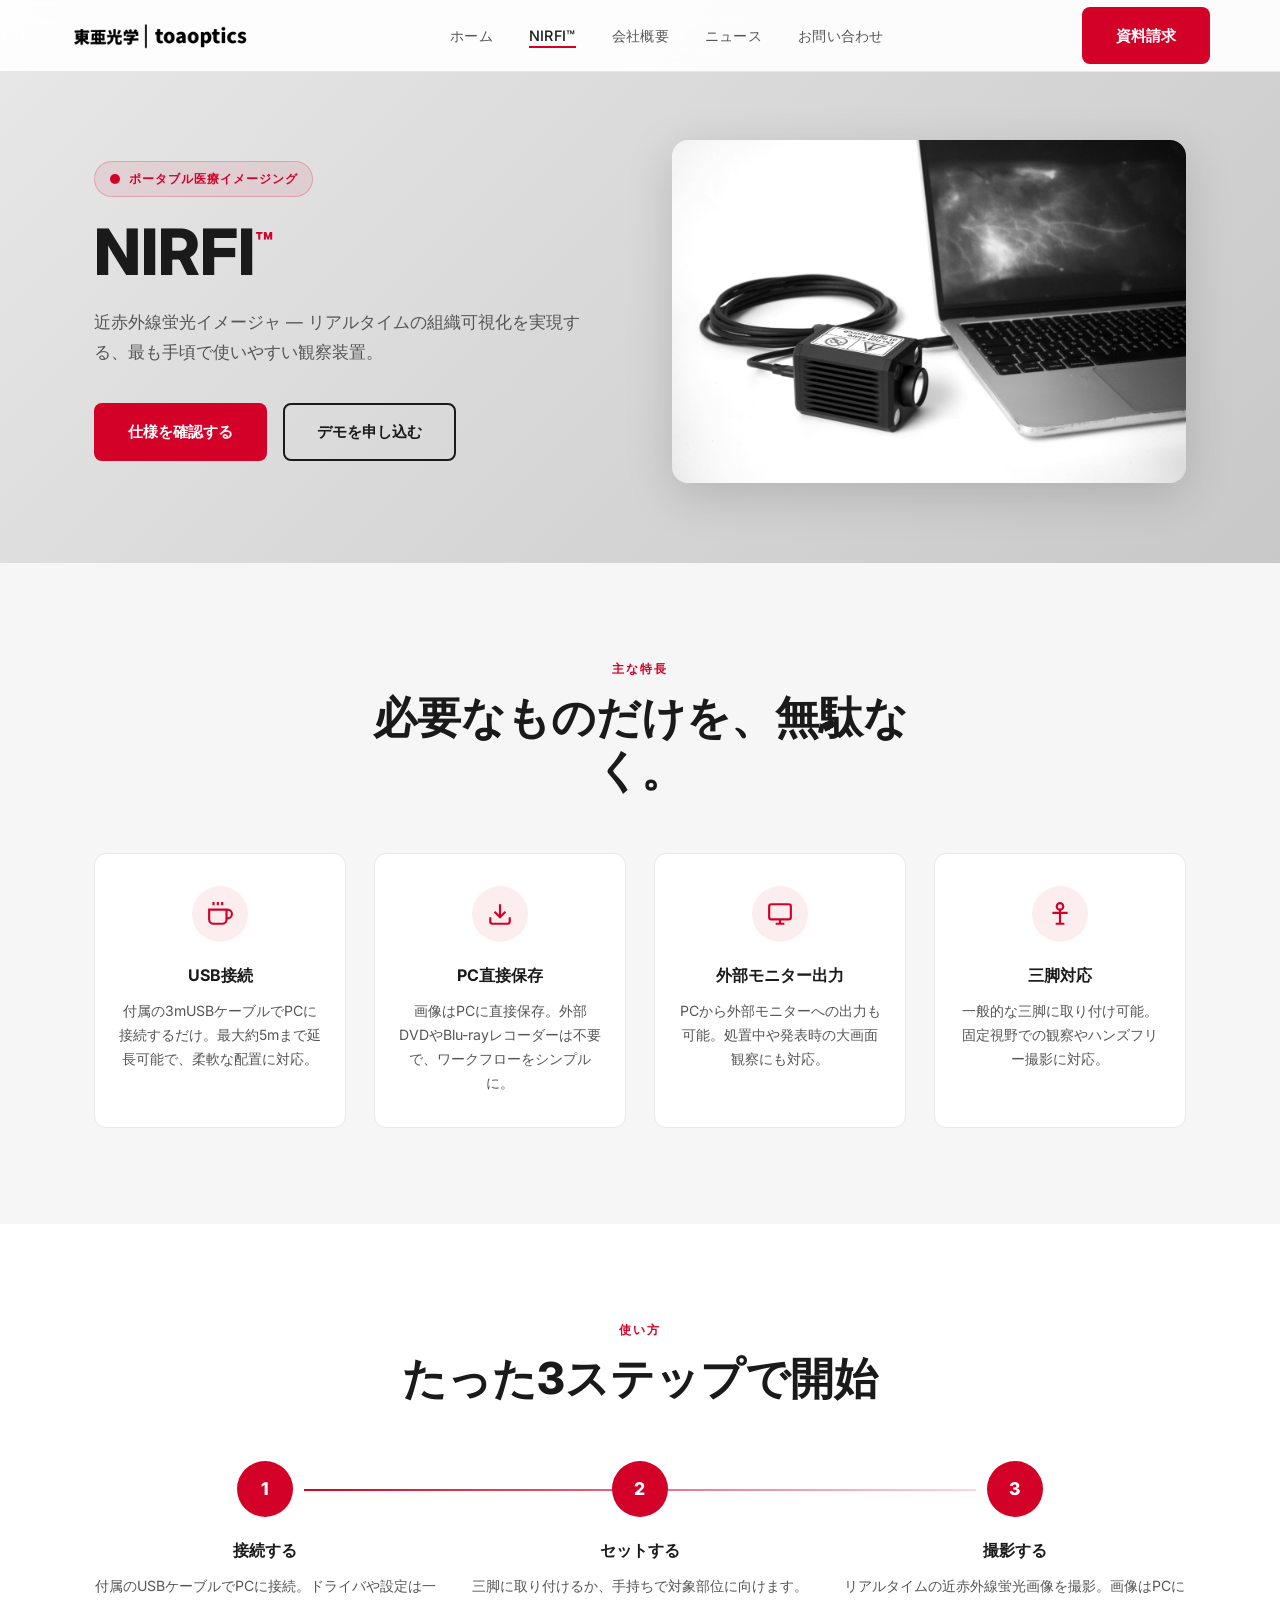
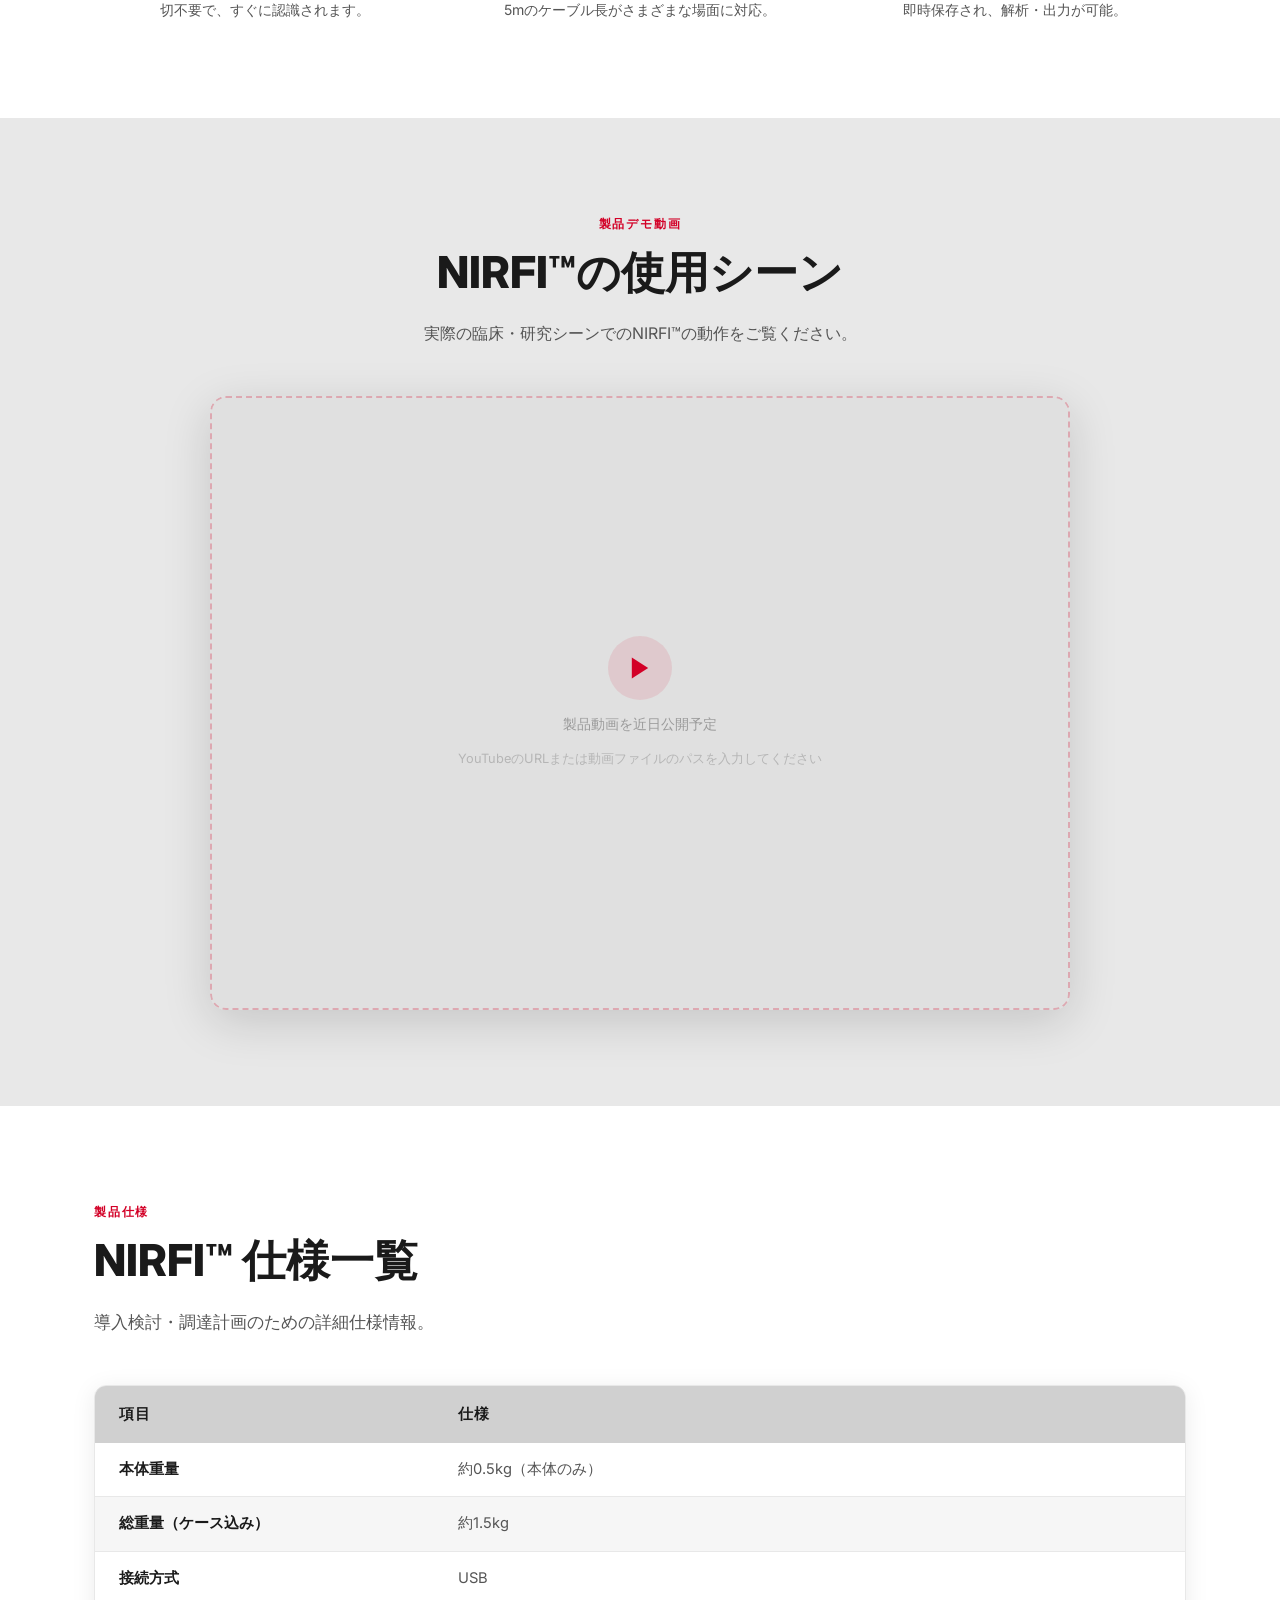
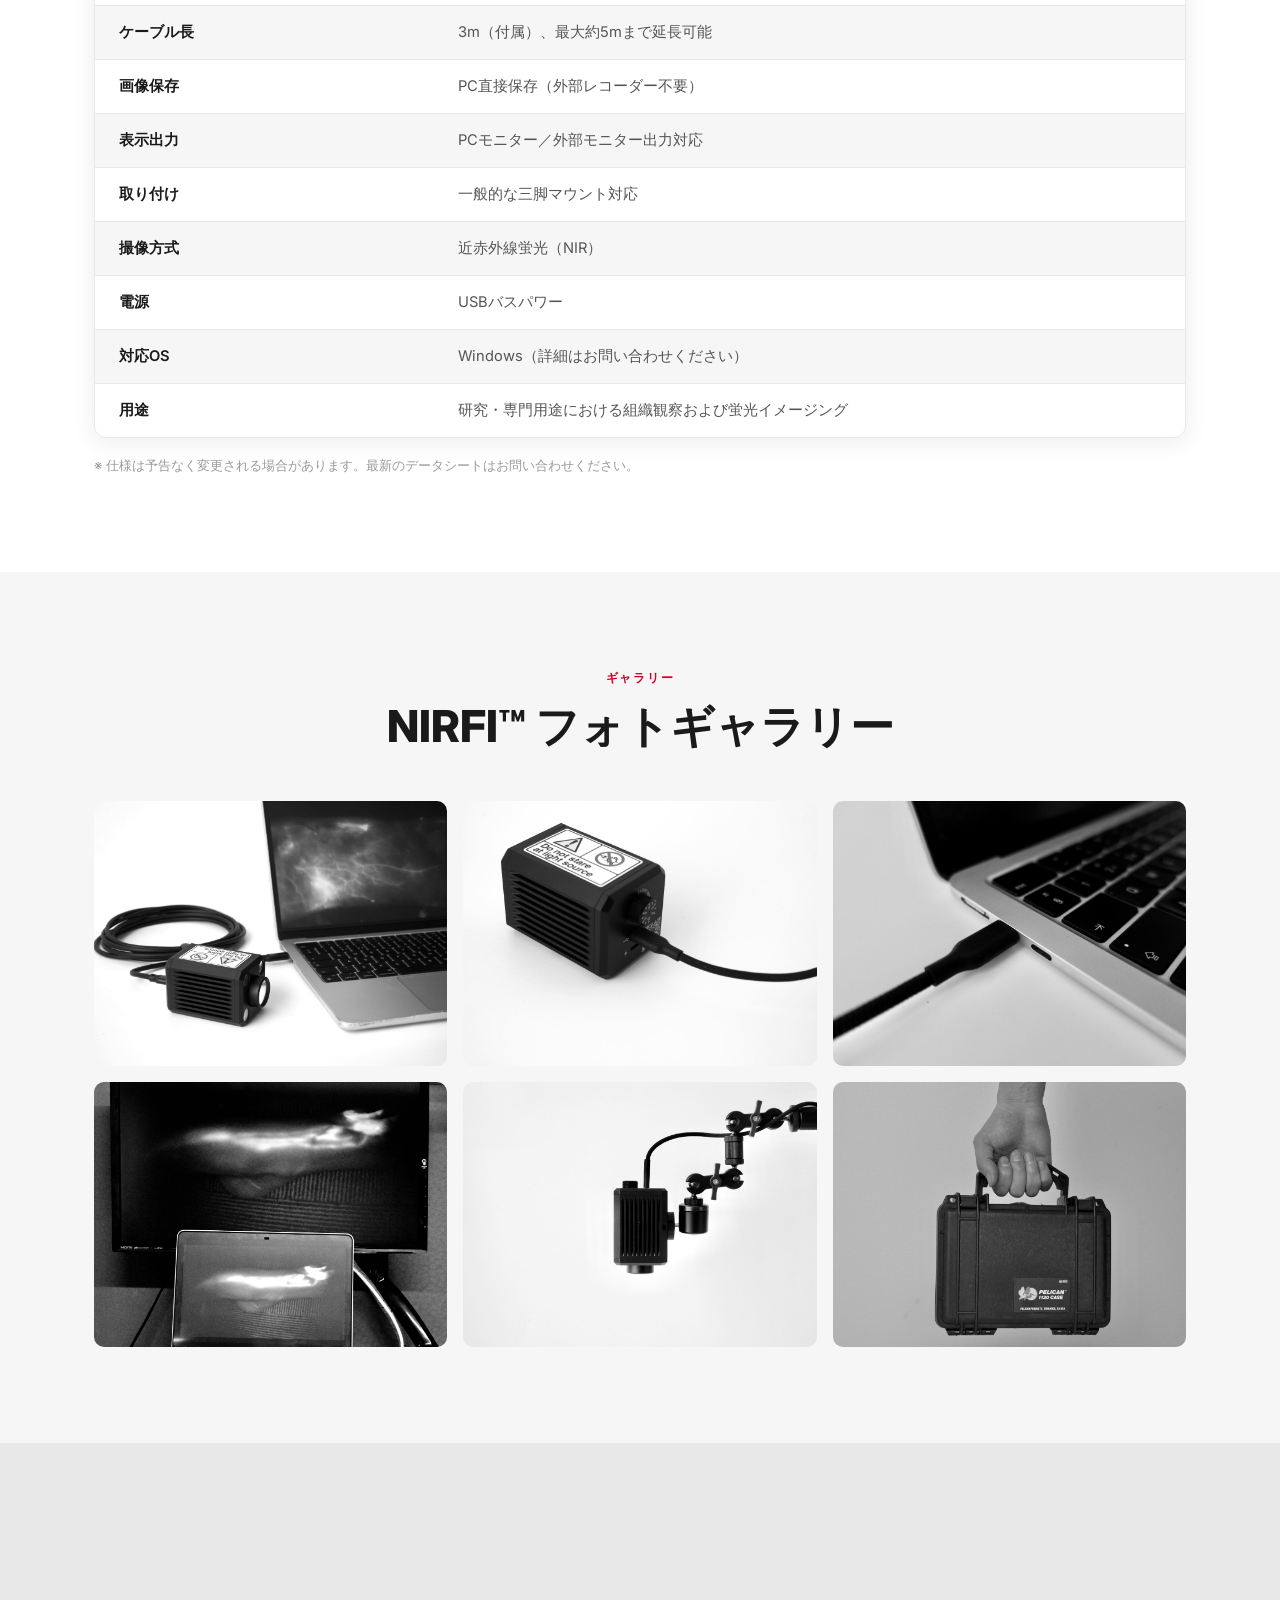
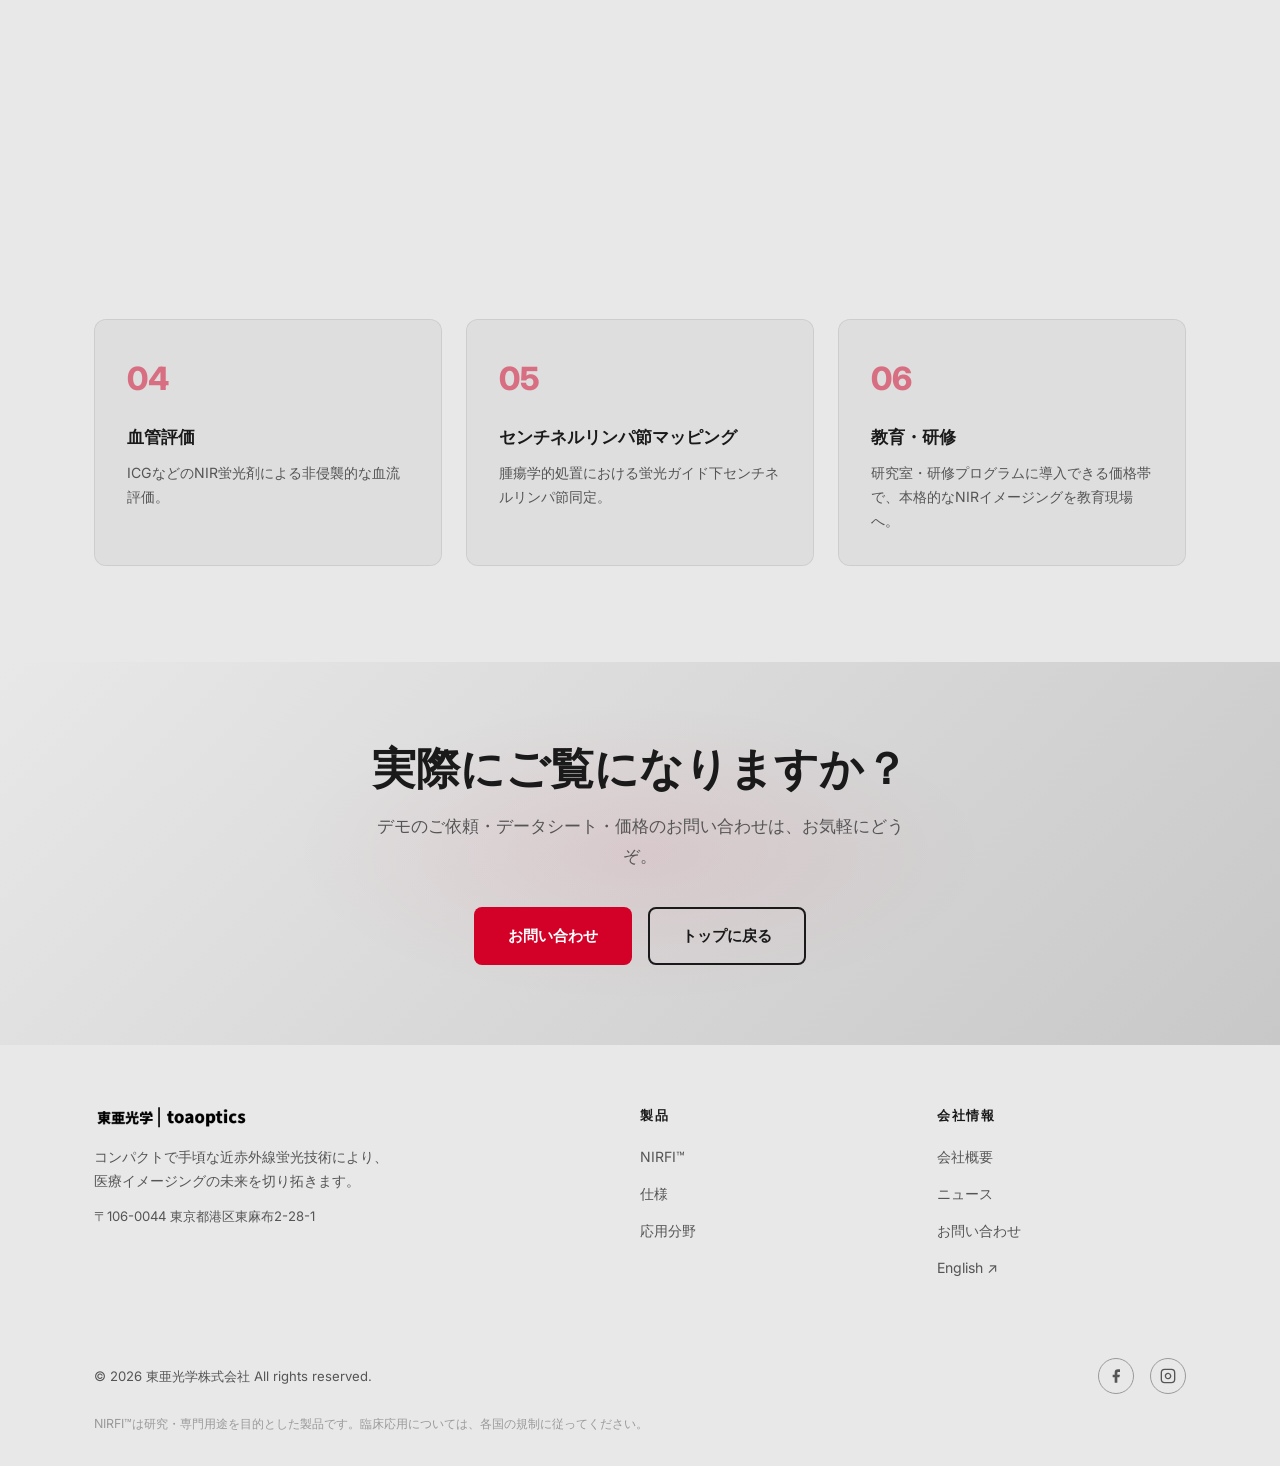
<file: jp/nirfi.html>
<!DOCTYPE html>
<html lang="ja">
<head>
  <meta charset="UTF-8" />
  <meta name="viewport" content="width=device-width, initial-scale=1.0" />
  <title>NIRFI™ — 近赤外線蛍光イメージャ | 東亜光学</title>
  <meta name="description" content="NIRFI™：コンパクトなポータブル近赤外線蛍光イメージング装置。USB接続・軽量・低価格で、臨床・研究用途に対応。" />
  <link rel="stylesheet" href="../css/style.css" />
</head>
<body>

<!-- ── Navigation ── -->
<nav class="nav">
  <div class="nav-inner">
    <a href="index.html" class="nav-logo">
      <img src="../images/logo.png" alt="東亜光学" />
    </a>
    <ul class="nav-links">
      <li><a href="index.html">ホーム</a></li>
      <li><a href="nirfi.html">NIRFI™</a></li>
      <li><a href="about.html">会社概要</a></li>
      <li><a href="news.html">ニュース</a></li>
      <li><a href="contact.html">お問い合わせ</a></li>
    </ul>
    <a href="contact.html" class="btn btn-primary nav-cta">資料請求</a>
    <div class="hamburger"><span></span><span></span><span></span></div>
  </div>
</nav>
<div class="mobile-menu">
  <a href="index.html">ホーム</a>
  <a href="nirfi.html">NIRFI™</a>
  <a href="about.html">会社概要</a>
  <a href="news.html">ニュース</a>
  <a href="contact.html">お問い合わせ</a>
  <a href="contact.html" class="btn btn-primary" style="margin-top:8px;">資料請求</a>
</div>

<!-- ── Product Hero ── -->
<section class="product-hero">
  <div class="container">
    <div class="product-hero-inner">
      <div>
        <div class="product-hero-badge">
          <svg width="12" height="12" viewBox="0 0 24 24" fill="currentColor"><circle cx="12" cy="12" r="10"/></svg>
          ポータブル医療イメージング
        </div>
        <h1>NIRFI<sup>™</sup></h1>
        <p>近赤外線蛍光イメージャ — リアルタイムの組織可視化を実現する、最も手頃で使いやすい観察装置。</p>
        <div style="display:flex; gap:16px; flex-wrap:wrap;">
          <a href="#specs" class="btn btn-primary">仕様を確認する</a>
          <a href="contact.html" class="btn btn-outline">デモを申し込む</a>
        </div>
      </div>
      <div class="product-hero-img">
        <img src="../images/nirfi-product-1.jpeg" alt="NIRFI装置" loading="eager" />
      </div>
    </div>
  </div>
</section>

<!-- ── Key Benefits ── -->
<section class="section section--gray">
  <div class="container">
    <div class="fade-up" style="text-align:center; max-width:600px; margin:0 auto 56px;">
      <div class="section-label">主な特長</div>
      <h2 class="section-title">必要なものだけを、無駄なく。</h2>
    </div>
    <div class="features-grid">
      <div class="feature-card fade-up fade-up-delay-1">
        <div class="feature-icon">
          <svg viewBox="0 0 24 24" fill="none" stroke="currentColor" stroke-width="2"><path d="M18 8h1a4 4 0 0 1 0 8h-1M2 8h16v9a4 4 0 0 1-4 4H6a4 4 0 0 1-4-4V8zM6 1v3M10 1v3M14 1v3"/></svg>
        </div>
        <div class="feature-title">USB接続</div>
        <p class="feature-desc">付属の3mUSBケーブルでPCに接続するだけ。最大約5mまで延長可能で、柔軟な配置に対応。</p>
      </div>
      <div class="feature-card fade-up fade-up-delay-2">
        <div class="feature-icon">
          <svg viewBox="0 0 24 24" fill="none" stroke="currentColor" stroke-width="2"><path d="M21 15v4a2 2 0 0 1-2 2H5a2 2 0 0 1-2-2v-4M7 10l5 5 5-5M12 15V3"/></svg>
        </div>
        <div class="feature-title">PC直接保存</div>
        <p class="feature-desc">画像はPCに直接保存。外部DVDやBlu-rayレコーダーは不要で、ワークフローをシンプルに。</p>
      </div>
      <div class="feature-card fade-up fade-up-delay-3">
        <div class="feature-icon">
          <svg viewBox="0 0 24 24" fill="none" stroke="currentColor" stroke-width="2"><rect x="2" y="3" width="20" height="14" rx="2"/><path d="M8 21h8M12 17v4"/></svg>
        </div>
        <div class="feature-title">外部モニター出力</div>
        <p class="feature-desc">PCから外部モニターへの出力も可能。処置中や発表時の大画面観察にも対応。</p>
      </div>
      <div class="feature-card fade-up fade-up-delay-4">
        <div class="feature-icon">
          <svg viewBox="0 0 24 24" fill="none" stroke="currentColor" stroke-width="2"><circle cx="12" cy="5" r="3"/><path d="M12 8v13M8 21h8M5 11h14"/></svg>
        </div>
        <div class="feature-title">三脚対応</div>
        <p class="feature-desc">一般的な三脚に取り付け可能。固定視野での観察やハンズフリー撮影に対応。</p>
      </div>
    </div>
  </div>
</section>

<!-- ── How It Works ── -->
<section class="section">
  <div class="container">
    <div class="fade-up" style="text-align:center; max-width:600px; margin:0 auto 56px;">
      <div class="section-label">使い方</div>
      <h2 class="section-title">たった3ステップで開始</h2>
    </div>
    <div class="steps">
      <div class="step fade-up fade-up-delay-1">
        <div class="step-num">1</div>
        <div class="step-title">接続する</div>
        <p class="step-desc">付属のUSBケーブルでPCに接続。ドライバや設定は一切不要で、すぐに認識されます。</p>
      </div>
      <div class="step fade-up fade-up-delay-2">
        <div class="step-num">2</div>
        <div class="step-title">セットする</div>
        <p class="step-desc">三脚に取り付けるか、手持ちで対象部位に向けます。5mのケーブル長がさまざまな場面に対応。</p>
      </div>
      <div class="step fade-up fade-up-delay-3">
        <div class="step-num">3</div>
        <div class="step-title">撮影する</div>
        <p class="step-desc">リアルタイムの近赤外線蛍光画像を撮影。画像はPCに即時保存され、解析・出力が可能。</p>
      </div>
    </div>
  </div>
</section>

<!-- ── Video ── -->
<section class="video-section" id="video">
  <div class="container">
    <div class="fade-up" style="text-align:center; max-width:600px; margin:0 auto;">
      <div class="section-label" style="justify-content:center; display:flex;">製品デモ動画</div>
      <h2 class="section-title" style="color:var(--dark);">NIRFI™の使用シーン</h2>
      <p style="color:var(--gray-4); font-size:1rem; line-height:1.8;">実際の臨床・研究シーンでのNIRFI™の動作をご覧ください。</p>
    </div>
    <div class="video-wrapper">
      <div class="video-placeholder">
        <div class="video-play-icon">
          <svg viewBox="0 0 24 24" fill="currentColor"><polygon points="5 3 19 12 5 21 5 3"/></svg>
        </div>
        <span>製品動画を近日公開予定</span>
        <span style="font-size:0.8rem; opacity:0.6;">YouTubeのURLまたは動画ファイルのパスを入力してください</span>
      </div>
    </div>
  </div>
</section>

<!-- ── Specifications ── -->
<section class="section" id="specs">
  <div class="container">
    <div class="fade-up" style="max-width:600px; margin-bottom:48px;">
      <div class="section-label">製品仕様</div>
      <h2 class="section-title">NIRFI™ 仕様一覧</h2>
      <p class="section-sub">導入検討・調達計画のための詳細仕様情報。</p>
    </div>
    <div class="specs-table-wrap fade-up">
      <table>
        <thead>
          <tr>
            <th>項目</th>
            <th>仕様</th>
          </tr>
        </thead>
        <tbody>
          <tr><td>本体重量</td><td>約0.5kg（本体のみ）</td></tr>
          <tr><td>総重量（ケース込み）</td><td>約1.5kg</td></tr>
          <tr><td>接続方式</td><td>USB</td></tr>
          <tr><td>ケーブル長</td><td>3m（付属）、最大約5mまで延長可能</td></tr>
          <tr><td>画像保存</td><td>PC直接保存（外部レコーダー不要）</td></tr>
          <tr><td>表示出力</td><td>PCモニター／外部モニター出力対応</td></tr>
          <tr><td>取り付け</td><td>一般的な三脚マウント対応</td></tr>
          <tr><td>撮像方式</td><td>近赤外線蛍光（NIR）</td></tr>
          <tr><td>電源</td><td>USBバスパワー</td></tr>
          <tr><td>対応OS</td><td>Windows（詳細はお問い合わせください）</td></tr>
          <tr><td>用途</td><td>研究・専門用途における組織観察および蛍光イメージング</td></tr>
        </tbody>
      </table>
    </div>
    <p style="font-size:0.82rem; color:var(--gray-3); margin-top:16px;">※ 仕様は予告なく変更される場合があります。最新のデータシートはお問い合わせください。</p>
  </div>
</section>

<!-- ── Gallery ── -->
<section class="section section--gray">
  <div class="container">
    <div class="fade-up" style="text-align:center; max-width:600px; margin:0 auto 48px;">
      <div class="section-label">ギャラリー</div>
      <h2 class="section-title">NIRFI™ フォトギャラリー</h2>
    </div>
    <div class="gallery-grid">
      <div class="gallery-item fade-up fade-up-delay-1">
        <img src="../images/nirfi-product-1.jpeg" alt="NIRFI正面" loading="lazy" />
      </div>
      <div class="gallery-item fade-up fade-up-delay-2">
        <img src="../images/nirfi-product-2.jpeg" alt="NIRFI使用例" loading="lazy" />
      </div>
      <div class="gallery-item fade-up fade-up-delay-3">
        <img src="../images/nirfi-product-3.jpeg" alt="NIRFIイメージング出力" loading="lazy" />
      </div>
      <div class="gallery-item fade-up fade-up-delay-1">
        <img src="../images/nirfi-setup-1.jpg" alt="NIRFIセットアップ" loading="lazy" />
      </div>
      <div class="gallery-item fade-up fade-up-delay-2">
        <img src="../images/nirfi-team.jpeg" alt="NIRFIディテール" loading="lazy" />
      </div>
      <div class="gallery-item fade-up fade-up-delay-3">
        <img src="../images/nirfi-setup-2.jpg" alt="NIRFIポータブル使用" loading="lazy" />
      </div>
    </div>
  </div>
</section>

<!-- ── Applications ── -->
<section class="section section--dark" id="applications">
  <div class="container">
    <div class="fade-up" style="text-align:center; max-width:600px; margin:0 auto 48px;">
      <div class="section-label">応用分野</div>
      <h2 class="section-title">臨床・研究での活用事例</h2>
    </div>
    <div class="apps-grid">
      <div class="app-card fade-up fade-up-delay-1">
        <div class="app-number">01</div>
        <div class="app-title">術中イメージング</div>
        <p class="app-desc">外科処置中の組織灌流・リンパ排液のリアルタイム可視化。</p>
      </div>
      <div class="app-card fade-up fade-up-delay-2">
        <div class="app-number">02</div>
        <div class="app-title">ポイントオブケア</div>
        <p class="app-desc">ベッドサイド・外来・医療資源の限られた環境でも使用可能な軽量設計。</p>
      </div>
      <div class="app-card fade-up fade-up-delay-3">
        <div class="app-number">03</div>
        <div class="app-title">前臨床研究</div>
        <p class="app-desc">小動物イメージング・薬物送達追跡・蛍光ガイド下組織解析。</p>
      </div>
      <div class="app-card fade-up fade-up-delay-1">
        <div class="app-number">04</div>
        <div class="app-title">血管評価</div>
        <p class="app-desc">ICGなどのNIR蛍光剤による非侵襲的な血流評価。</p>
      </div>
      <div class="app-card fade-up fade-up-delay-2">
        <div class="app-number">05</div>
        <div class="app-title">センチネルリンパ節マッピング</div>
        <p class="app-desc">腫瘍学的処置における蛍光ガイド下センチネルリンパ節同定。</p>
      </div>
      <div class="app-card fade-up fade-up-delay-3">
        <div class="app-number">06</div>
        <div class="app-title">教育・研修</div>
        <p class="app-desc">研究室・研修プログラムに導入できる価格帯で、本格的なNIRイメージングを教育現場へ。</p>
      </div>
    </div>
  </div>
</section>

<!-- ── CTA Banner ── -->
<section class="cta-banner">
  <div class="container" style="position:relative;z-index:1;">
    <div class="fade-up">
      <h2 class="section-title" style="color:var(--dark); text-align:center;">実際にご覧になりますか？</h2>
      <p class="section-sub" style="text-align:center; margin:0 auto 36px;">デモのご依頼・データシート・価格のお問い合わせは、お気軽にどうぞ。</p>
      <div class="cta-buttons">
        <a href="contact.html" class="btn btn-primary">お問い合わせ</a>
        <a href="index.html" class="btn btn-outline">トップに戻る</a>
      </div>
    </div>
  </div>
</section>

<!-- ── Footer ── -->
<footer class="footer">
  <div class="container">
    <div class="footer-inner">
      <div class="footer-brand">
        <img src="../images/logo.png" alt="東亜光学" />
        <p>コンパクトで手頃な近赤外線蛍光技術により、医療イメージングの未来を切り拓きます。</p>
        <p style="margin-top:12px; font-size:0.82rem;">〒106-0044 東京都港区東麻布2-28-1</p>
      </div>
      <div>
        <div class="footer-heading">製品</div>
        <ul class="footer-links">
          <li><a href="nirfi.html">NIRFI™</a></li>
          <li><a href="#specs">仕様</a></li>
          <li><a href="#applications">応用分野</a></li>
        </ul>
      </div>
      <div>
        <div class="footer-heading">会社情報</div>
        <ul class="footer-links">
          <li><a href="about.html">会社概要</a></li>
          <li><a href="news.html">ニュース</a></li>
          <li><a href="contact.html">お問い合わせ</a></li>
          <li><a href="../index.html">English ↗</a></li>
        </ul>
      </div>
    </div>
    <div class="footer-bottom">
      <span>© 2026 東亜光学株式会社 All rights reserved.</span>
      <div class="footer-social">
        <a href="#" aria-label="Facebook">
          <svg viewBox="0 0 24 24" fill="currentColor"><path d="M18 2h-3a5 5 0 0 0-5 5v3H7v4h3v8h4v-8h3l1-4h-4V7a1 1 0 0 1 1-1h3z"/></svg>
        </a>
        <a href="#" aria-label="Instagram">
          <svg viewBox="0 0 24 24" fill="none" stroke="currentColor" stroke-width="2"><rect x="2" y="2" width="20" height="20" rx="5" ry="5"/><path d="M16 11.37A4 4 0 1 1 12.63 8 4 4 0 0 1 16 11.37z"/><line x1="17.5" y1="6.5" x2="17.51" y2="6.5"/></svg>
        </a>
      </div>
    </div>
    <p class="footer-disclaimer">NIRFI™は研究・専門用途を目的とした製品です。臨床応用については、各国の規制に従ってください。</p>
  </div>
</footer>

<script src="../js/script.js"></script>
</body>
</html>
</file>
<file: css/style.css>
/* ========================================
   NIRFI - Toa Optics | Global Styles
   ======================================== */

@import url('https://fonts.googleapis.com/css2?family=Inter:wght@300;400;500;600;700;800&display=swap');

:root {
  --navy:    #E8E8E8;
  --navy-2:  #D0D0D0;
  --cyan:    #d30027;
  --cyan-2:  #CC1939;
  --white:   #FFFFFF;
  --gray-1:  #F6F6F6;
  --gray-2:  #E8E8E8;
  --gray-3:  #9A9A9A;
  --gray-4:  #555555;
  --text:    #2C2C2C;
  --dark:    #1A1A1A;
  --radius:  8px;
  --shadow:  0 4px 24px rgba(0,0,0,0.08);
  --shadow-lg: 0 12px 48px rgba(0,0,0,0.15);
  --transition: 0.3s cubic-bezier(0.4,0,0.2,1);
}

*, *::before, *::after { box-sizing: border-box; margin: 0; padding: 0; }

html { scroll-behavior: smooth; font-size: 16px; }

body {
  font-family: 'Inter', sans-serif;
  color: var(--text);
  background: var(--white);
  line-height: 1.7;
  -webkit-font-smoothing: antialiased;
}

img { max-width: 100%; height: auto; display: block; }
a  { color: inherit; text-decoration: none; }
ul { list-style: none; }

/* ── Container ── */
.container {
  max-width: 1140px;
  margin: 0 auto;
  padding: 0 24px;
}

/* ── Section spacing ── */
.section { padding: 96px 0; }
.section--dark { background: var(--navy); color: var(--text); }
.section--gray { background: var(--gray-1); }

.section-label {
  font-size: 0.75rem;
  font-weight: 700;
  letter-spacing: 0.15em;
  text-transform: uppercase;
  color: var(--cyan);
  margin-bottom: 12px;
}

.section-title {
  font-size: clamp(1.75rem, 4vw, 2.75rem);
  font-weight: 800;
  line-height: 1.2;
  color: var(--dark);
  margin-bottom: 20px;
}
.section--dark .section-title { color: var(--dark); }

.section-sub {
  font-size: 1.05rem;
  color: var(--gray-4);
  max-width: 560px;
  line-height: 1.8;
}
.section--dark .section-sub { color: var(--gray-4); }

/* ── Buttons ── */
.btn {
  display: inline-flex;
  align-items: center;
  gap: 8px;
  padding: 14px 32px;
  border-radius: var(--radius);
  font-size: 0.95rem;
  font-weight: 600;
  cursor: pointer;
  transition: all var(--transition);
  border: 2px solid transparent;
  white-space: nowrap;
}
.btn-primary {
  background: var(--cyan);
  color: var(--white);
}
.btn-primary:hover {
  background: var(--cyan-2);
  transform: translateY(-2px);
  box-shadow: 0 8px 24px rgba(211,0,39,0.30);
}
.btn-outline {
  background: transparent;
  border-color: var(--dark);
  color: var(--dark);
}
.btn-outline:hover {
  background: var(--dark);
  color: var(--white);
  transform: translateY(-2px);
}
.btn-outline-navy {
  background: transparent;
  border-color: var(--dark);
  color: var(--dark);
}
.btn-outline-navy:hover {
  background: var(--dark);
  color: var(--white);
  transform: translateY(-2px);
}

/* ── Nav ── */
.nav {
  position: fixed;
  top: 0; left: 0; right: 0;
  z-index: 1000;
  padding: 0 24px;
  height: 72px;
  display: flex;
  align-items: center;
  background: rgba(255,255,255,0.92);
  backdrop-filter: blur(12px);
  -webkit-backdrop-filter: blur(12px);
  border-bottom: 1px solid var(--gray-2);
  transition: all var(--transition);
}
.nav.scrolled {
  height: 64px;
  background: rgba(255,255,255,0.98);
  box-shadow: 0 2px 20px rgba(0,0,0,0.08);
}
.nav-inner {
  max-width: 1140px;
  width: 100%;
  margin: 0 auto;
  display: flex;
  align-items: center;
  justify-content: space-between;
}
.nav-logo {
  display: flex;
  align-items: center;
  gap: 10px;
}
.nav-logo img { height: 28px; width: auto; display: block; }
.nav-logo-text { display: none; }
.nav-links {
  display: flex;
  align-items: center;
  gap: 36px;
}
.nav-links a {
  font-size: 0.9rem;
  font-weight: 500;
  color: var(--gray-4);
  letter-spacing: 0.02em;
  transition: color var(--transition);
  position: relative;
  padding-bottom: 2px;
}
.nav-links a::after {
  content: '';
  position: absolute;
  bottom: -2px; left: 0;
  width: 0; height: 2px;
  background: var(--cyan);
  transition: width var(--transition);
}
.nav-links a:hover,
.nav-links a.active { color: var(--dark); }
.nav-links a:hover::after,
.nav-links a.active::after { width: 100%; }
.nav-cta { margin-left: 8px; }

.hamburger {
  display: none;
  flex-direction: column;
  gap: 5px;
  cursor: pointer;
  padding: 4px;
}
.hamburger span {
  display: block;
  width: 24px; height: 2px;
  background: var(--dark);
  border-radius: 2px;
  transition: all var(--transition);
}

.mobile-menu {
  display: none;
  position: fixed;
  top: 72px; left: 0; right: 0;
  background: var(--white);
  padding: 24px;
  z-index: 999;
  border-top: 1px solid var(--gray-2);
  flex-direction: column;
  gap: 20px;
  box-shadow: 0 8px 24px rgba(0,0,0,0.08);
}
.mobile-menu.open { display: flex; }
.mobile-menu a {
  font-size: 1rem;
  font-weight: 500;
  color: var(--gray-4);
  padding: 8px 0;
  border-bottom: 1px solid var(--gray-2);
}
.mobile-menu a:last-child { border-bottom: none; }

/* ── Hero ── */
.hero {
  min-height: 100vh;
  background: linear-gradient(135deg, var(--navy) 0%, var(--navy-2) 60%, #C8C8C8 100%);
  display: flex;
  align-items: center;
  position: relative;
  overflow: hidden;
  padding-top: 72px;
}
.hero::before {
  content: '';
  position: absolute;
  top: -20%; right: -10%;
  width: 600px; height: 600px;
  background: radial-gradient(circle, rgba(211,0,39,0.08) 0%, transparent 70%);
  border-radius: 50%;
}
.hero::after {
  content: '';
  position: absolute;
  bottom: -10%; left: -5%;
  width: 400px; height: 400px;
  background: radial-gradient(circle, rgba(211,0,39,0.05) 0%, transparent 70%);
  border-radius: 50%;
}
.hero-inner {
  display: grid;
  grid-template-columns: 1fr 1fr;
  gap: 64px;
  align-items: center;
  position: relative;
  z-index: 1;
}
.hero-label {
  font-size: 0.75rem;
  font-weight: 700;
  letter-spacing: 0.2em;
  text-transform: uppercase;
  color: var(--cyan);
  margin-bottom: 16px;
}
.hero-title {
  font-size: clamp(2.5rem, 5vw, 3.75rem);
  font-weight: 800;
  color: var(--dark);
  line-height: 1.1;
  margin-bottom: 24px;
}
.hero-title span { color: var(--cyan); }
.hero-sub {
  font-size: 1.1rem;
  color: var(--gray-4);
  line-height: 1.8;
  margin-bottom: 40px;
  max-width: 480px;
}
.hero-buttons { display: flex; gap: 16px; flex-wrap: wrap; }
.platform-downloads {
  display: grid;
  grid-template-columns: repeat(2, minmax(0, 1fr));
  gap: 16px;
  margin-top: 24px;
  margin-bottom: 16px;
}
.platform-download-card {
  display: flex;
  flex-direction: column;
  justify-content: space-between;
  gap: 18px;
  min-height: 220px;
  padding: 22px;
  background: var(--white);
  border: 1px solid var(--gray-2);
  border-radius: 12px;
  box-shadow: var(--shadow-sm);
}
.platform-name {
  color: var(--dark);
  font-size: 1rem;
  font-weight: 700;
}
.platform-meta {
  margin-top: 6px;
  color: var(--cyan);
  font-size: 0.86rem;
  font-weight: 700;
}
.platform-note {
  margin-top: 12px;
  color: var(--gray-4);
  font-size: 0.9rem;
  line-height: 1.65;
}
.hero-image {
  display: flex;
  justify-content: center;
  align-items: center;
}
.hero-image img {
  width: 100%;
  max-width: 520px;
  border-radius: 16px;
  box-shadow: var(--shadow-lg);
  object-fit: cover;
}
.hero-image-placeholder {
  width: 100%;
  max-width: 520px;
  aspect-ratio: 4/3;
  background: rgba(0,0,0,0.04);
  border: 1px solid var(--gray-2);
  border-radius: 16px;
  display: flex;
  align-items: center;
  justify-content: center;
  color: var(--gray-3);
  font-size: 0.9rem;
}
.hero-scroll {
  position: absolute;
  bottom: 32px;
  left: 50%;
  transform: translateX(-50%);
  display: flex;
  flex-direction: column;
  align-items: center;
  gap: 8px;
  color: var(--gray-3);
  font-size: 0.75rem;
  letter-spacing: 0.1em;
  animation: bounce 2s infinite;
}
.hero-scroll svg { width: 20px; height: 20px; }

@keyframes bounce {
  0%, 100% { transform: translateX(-50%) translateY(0); }
  50% { transform: translateX(-50%) translateY(8px); }
}

/* ── Features Grid ── */
.features-grid {
  display: grid;
  grid-template-columns: repeat(4, 1fr);
  gap: 28px;
  margin-top: 56px;
}
.feature-card {
  background: var(--white);
  border: 1px solid var(--gray-2);
  border-radius: 12px;
  padding: 32px 24px;
  text-align: center;
  transition: all var(--transition);
}
.feature-card:hover {
  transform: translateY(-6px);
  box-shadow: var(--shadow-lg);
  border-color: var(--cyan);
}
.feature-icon {
  width: 56px; height: 56px;
  margin: 0 auto 20px;
  background: rgba(211,0,39,0.07);
  border-radius: 50%;
  display: flex;
  align-items: center;
  justify-content: center;
}
.feature-icon svg { width: 26px; height: 26px; color: var(--cyan); }
.feature-title {
  font-size: 1rem;
  font-weight: 700;
  color: var(--dark);
  margin-bottom: 10px;
}
.feature-desc {
  font-size: 0.88rem;
  color: var(--gray-4);
  line-height: 1.7;
}

/* ── Product Spotlight (Home) ── */
.spotlight-inner {
  display: grid;
  grid-template-columns: 1fr 1fr;
  gap: 72px;
  align-items: center;
}
.spotlight-images {
  display: grid;
  grid-template-columns: 1fr 1fr;
  gap: 12px;
}
.spotlight-images img {
  border-radius: 10px;
  object-fit: cover;
  width: 100%;
  aspect-ratio: 1;
}
.spotlight-images img:first-child {
  grid-column: span 2;
  aspect-ratio: 16/9;
}
.spotlight-text .section-sub { margin-bottom: 32px; }
.specs-mini {
  display: flex;
  flex-direction: column;
  gap: 12px;
  margin-bottom: 36px;
}
.spec-row {
  display: flex;
  align-items: center;
  gap: 12px;
  font-size: 0.9rem;
}
.spec-key {
  font-weight: 600;
  color: var(--dark);
  min-width: 120px;
}
.spec-val { color: var(--gray-4); }
.spec-dot {
  width: 6px; height: 6px;
  border-radius: 50%;
  background: var(--cyan);
  flex-shrink: 0;
}

/* ── Applications ── */
.apps-grid {
  display: grid;
  grid-template-columns: repeat(3, 1fr);
  gap: 24px;
  margin-top: 48px;
}
.app-card {
  background: rgba(0,0,0,0.04);
  border: 1px solid rgba(0,0,0,0.08);
  border-radius: 12px;
  padding: 32px;
  transition: all var(--transition);
}
.app-card:hover {
  background: rgba(0,0,0,0.06);
  border-color: var(--cyan);
  transform: translateY(-4px);
}
.app-number {
  font-size: 2rem;
  font-weight: 800;
  color: var(--cyan);
  opacity: 0.5;
  margin-bottom: 16px;
}
.app-title {
  font-size: 1.05rem;
  font-weight: 700;
  color: var(--dark);
  margin-bottom: 10px;
}
.app-desc { font-size: 0.88rem; color: var(--gray-4); line-height: 1.7; }

/* ── News ── */
.news-grid {
  display: grid;
  grid-template-columns: repeat(3, 1fr);
  gap: 24px;
  margin-top: 48px;
}
.news-card {
  background: var(--white);
  border: 1px solid var(--gray-2);
  border-radius: 12px;
  padding: 28px;
  transition: all var(--transition);
}
.news-card:hover {
  transform: translateY(-4px);
  box-shadow: var(--shadow);
  border-color: var(--cyan);
}
.news-date {
  font-size: 0.8rem;
  font-weight: 600;
  color: var(--cyan);
  letter-spacing: 0.05em;
  margin-bottom: 10px;
}
.news-title {
  font-size: 0.95rem;
  font-weight: 600;
  color: var(--dark);
  line-height: 1.5;
}

/* ── CTA Banner ── */
.cta-banner {
  background: linear-gradient(135deg, var(--navy) 0%, #C8C8C8 100%);
  padding: 80px 0;
  text-align: center;
  position: relative;
  overflow: hidden;
}
.cta-banner::before {
  content: '';
  position: absolute;
  top: 50%; left: 50%;
  transform: translate(-50%,-50%);
  width: 700px; height: 300px;
  background: radial-gradient(ellipse, rgba(211,0,39,0.07) 0%, transparent 70%);
}
.cta-banner .section-title { margin-bottom: 16px; color: var(--dark); }
.cta-banner .section-sub { margin: 0 auto 36px; text-align: center; }
.cta-buttons { display: flex; gap: 16px; justify-content: center; flex-wrap: wrap; }

/* ── Footer ── */
.footer {
  background: var(--navy);
  color: var(--gray-4);
  padding: 60px 0 32px;
}
.footer-inner {
  display: grid;
  grid-template-columns: 2fr 1fr 1fr;
  gap: 48px;
  margin-bottom: 48px;
}
.footer-brand img { height: 24px; width: auto; display: block; margin-bottom: 16px; }
.footer-logo-text { display: none; }
.footer-brand p { font-size: 0.88rem; line-height: 1.7; max-width: 300px; }
.footer-heading {
  font-size: 0.8rem;
  font-weight: 700;
  letter-spacing: 0.12em;
  text-transform: uppercase;
  color: var(--dark);
  margin-bottom: 16px;
}
.footer-links {
  display: flex;
  flex-direction: column;
  gap: 10px;
}
.footer-links a {
  font-size: 0.88rem;
  transition: color var(--transition);
}
.footer-links a:hover { color: var(--cyan); }
.footer-bottom {
  border-top: 1px solid var(--gray-2);
  padding-top: 28px;
  display: flex;
  align-items: center;
  justify-content: space-between;
  font-size: 0.82rem;
}
.footer-social { display: flex; gap: 16px; }
.footer-social a {
  width: 36px; height: 36px;
  border: 1px solid var(--gray-3);
  border-radius: 50%;
  display: flex;
  align-items: center;
  justify-content: center;
  transition: all var(--transition);
  color: var(--gray-4);
}
.footer-social a:hover {
  background: var(--cyan);
  border-color: var(--cyan);
  color: var(--white);
}
.footer-social svg { width: 16px; height: 16px; }
.footer-disclaimer {
  font-size: 0.78rem;
  color: var(--gray-3);
  margin-top: 20px;
  line-height: 1.6;
}

/* ── Page Hero (inner pages) ── */
.page-hero {
  background: linear-gradient(135deg, var(--navy) 0%, var(--navy-2) 100%);
  padding: 140px 0 80px;
  text-align: center;
}
.page-hero .section-label { justify-content: center; display: flex; }
.page-hero h1 {
  font-size: clamp(2rem, 5vw, 3.25rem);
  font-weight: 800;
  color: var(--dark);
  margin-bottom: 16px;
}
.page-hero p {
  font-size: 1.05rem;
  color: var(--gray-4);
  max-width: 560px;
  margin: 0 auto;
  line-height: 1.8;
}

/* ── NIRFI Product Page ── */
.product-hero {
  background: linear-gradient(135deg, var(--navy) 0%, #C8C8C8 100%);
  padding: 140px 0 80px;
  overflow: hidden;
  position: relative;
}
.product-hero::before {
  content: '';
  position: absolute;
  top: 0; right: 0;
  width: 55%;
  height: 100%;
  background: url('https://toaoptics.com/wp-content/uploads/2025/09/DSC09679-scaled.jpeg') center/cover no-repeat;
  opacity: 0.1;
}
.product-hero-inner {
  display: grid;
  grid-template-columns: 1fr 1fr;
  gap: 64px;
  align-items: center;
  position: relative;
  z-index: 1;
}
.product-hero-badge {
  display: inline-flex;
  align-items: center;
  gap: 8px;
  background: rgba(211,0,39,0.08);
  border: 1px solid rgba(211,0,39,0.22);
  border-radius: 20px;
  padding: 6px 14px;
  font-size: 0.78rem;
  font-weight: 600;
  color: var(--cyan);
  letter-spacing: 0.08em;
  text-transform: uppercase;
  margin-bottom: 20px;
}
.product-hero h1 {
  font-size: clamp(2.5rem, 5vw, 4rem);
  font-weight: 800;
  color: var(--dark);
  line-height: 1.1;
  margin-bottom: 20px;
}
.product-hero h1 sup {
  font-size: 0.45em;
  vertical-align: super;
  color: var(--cyan);
}
.product-hero p {
  font-size: 1.05rem;
  color: var(--gray-4);
  line-height: 1.8;
  margin-bottom: 36px;
}
.product-hero-img img {
  width: 100%;
  border-radius: 16px;
  box-shadow: var(--shadow-lg);
  object-fit: cover;
}

/* ── How it Works ── */
.steps {
  display: grid;
  grid-template-columns: repeat(3, 1fr);
  gap: 32px;
  margin-top: 56px;
  position: relative;
}
.steps::before {
  content: '';
  position: absolute;
  top: 28px; left: calc(16.66% + 28px); right: calc(16.66% + 28px);
  height: 2px;
  background: linear-gradient(90deg, var(--cyan), rgba(211,0,39,0.15));
}
.step {
  text-align: center;
  position: relative;
}
.step-num {
  width: 56px; height: 56px;
  border-radius: 50%;
  background: var(--cyan);
  color: var(--white);
  font-size: 1.1rem;
  font-weight: 800;
  display: flex;
  align-items: center;
  justify-content: center;
  margin: 0 auto 20px;
  position: relative;
  z-index: 1;
}
.step-title {
  font-size: 1rem;
  font-weight: 700;
  color: var(--dark);
  margin-bottom: 10px;
}
.step-desc { font-size: 0.88rem; color: var(--gray-4); line-height: 1.7; }

/* ── Video Section ── */
.video-section {
  background: var(--navy);
  padding: 96px 0;
  text-align: center;
}
.video-wrapper {
  position: relative;
  padding-bottom: 56.25%;
  height: 0;
  overflow: hidden;
  border-radius: 16px;
  box-shadow: var(--shadow-lg);
  margin-top: 48px;
  max-width: 860px;
  margin-left: auto;
  margin-right: auto;
}
.video-wrapper iframe,
.video-wrapper video {
  position: absolute;
  top: 0; left: 0;
  width: 100%; height: 100%;
  border: none;
}
.video-placeholder {
  position: absolute;
  top: 0; left: 0;
  width: 100%; height: 100%;
  background: rgba(0,0,0,0.03);
  border: 2px dashed rgba(211,0,39,0.25);
  border-radius: 16px;
  display: flex;
  flex-direction: column;
  align-items: center;
  justify-content: center;
  gap: 12px;
  color: var(--gray-3);
  font-size: 0.9rem;
}
.video-play-icon {
  width: 64px; height: 64px;
  background: rgba(211,0,39,0.10);
  border-radius: 50%;
  display: flex;
  align-items: center;
  justify-content: center;
}
.video-play-icon svg { width: 28px; height: 28px; color: var(--cyan); }

/* ── Specifications Table ── */
.specs-table-wrap {
  margin-top: 48px;
  overflow-x: auto;
  border-radius: 12px;
  border: 1px solid var(--gray-2);
  box-shadow: var(--shadow);
}
table {
  width: 100%;
  border-collapse: collapse;
  font-size: 0.92rem;
}
thead { background: var(--navy-2); color: var(--dark); }
thead th {
  padding: 16px 24px;
  font-weight: 600;
  letter-spacing: 0.04em;
  text-align: left;
}
tbody tr { border-bottom: 1px solid var(--gray-2); }
tbody tr:last-child { border-bottom: none; }
tbody tr:nth-child(even) { background: var(--gray-1); }
tbody td { padding: 14px 24px; }
tbody td:first-child { font-weight: 600; color: var(--dark); }
tbody td:last-child { color: var(--gray-4); }

/* ── Gallery Grid ── */
.gallery-grid {
  display: grid;
  grid-template-columns: repeat(3, 1fr);
  gap: 16px;
  margin-top: 48px;
}
.gallery-item {
  border-radius: 10px;
  overflow: hidden;
  aspect-ratio: 4/3;
  background: var(--gray-2);
}
.gallery-item img {
  width: 100%;
  height: 100%;
  object-fit: cover;
  transition: transform 0.4s ease;
}
.gallery-item:hover img { transform: scale(1.04); }

/* ── About Page ── */
.about-grid {
  display: grid;
  grid-template-columns: 1fr 1fr;
  gap: 72px;
  align-items: center;
}
.about-img {
  border-radius: 16px;
  overflow: hidden;
  box-shadow: var(--shadow-lg);
}
.about-img img { width: 100%; object-fit: cover; }
.values-grid {
  display: grid;
  grid-template-columns: repeat(3, 1fr);
  gap: 24px;
  margin-top: 48px;
}
.value-card {
  background: var(--white);
  border: 1px solid var(--gray-2);
  border-radius: 12px;
  padding: 28px;
  text-align: center;
  transition: all var(--transition);
}
.value-card:hover {
  transform: translateY(-4px);
  box-shadow: var(--shadow);
  border-color: var(--cyan);
}
.value-icon {
  font-size: 2rem;
  margin-bottom: 16px;
}
.value-title { font-size: 1rem; font-weight: 700; color: var(--dark); margin-bottom: 8px; }
.value-desc { font-size: 0.87rem; color: var(--gray-4); line-height: 1.7; }

.company-info-grid {
  display: grid;
  grid-template-columns: repeat(2, 1fr);
  gap: 16px;
  margin-top: 32px;
}
.info-item {
  background: var(--gray-1);
  border-radius: 10px;
  padding: 20px 24px;
}
.info-label { font-size: 0.78rem; font-weight: 700; letter-spacing: 0.1em; text-transform: uppercase; color: var(--cyan); margin-bottom: 6px; }
.info-value { font-size: 0.92rem; color: var(--dark); font-weight: 500; line-height: 1.5; }

/* ── News Page ── */
.news-list {
  display: flex;
  flex-direction: column;
  gap: 0;
  margin-top: 48px;
}
.news-item {
  display: flex;
  gap: 32px;
  padding: 28px 0;
  border-bottom: 1px solid var(--gray-2);
  align-items: flex-start;
  transition: all var(--transition);
}
.news-item:last-child { border-bottom: none; }
.news-item:hover .news-item-title { color: var(--cyan); }
.news-item-date {
  font-size: 0.82rem;
  font-weight: 600;
  color: var(--gray-3);
  white-space: nowrap;
  min-width: 110px;
  padding-top: 2px;
}
.news-item-tag {
  display: inline-block;
  padding: 3px 10px;
  border-radius: 20px;
  font-size: 0.75rem;
  font-weight: 600;
  margin-bottom: 8px;
  background: rgba(211,0,39,0.07);
  color: var(--cyan);
}
.news-item-tag.event { background: rgba(79,70,229,0.1); color: #6366f1; }
.news-item-tag.award { background: rgba(245,158,11,0.1); color: #d97706; }
.news-item-title { font-size: 0.98rem; font-weight: 600; color: var(--dark); line-height: 1.5; transition: color var(--transition); }
.news-item-body { font-size: 0.88rem; color: var(--gray-4); line-height: 1.7; margin-top: 6px; }

/* ── Contact Page ── */
.contact-grid {
  display: grid;
  grid-template-columns: 1fr 1.5fr;
  gap: 72px;
  align-items: start;
}
.contact-info { }
.contact-info h3 { font-size: 1.25rem; font-weight: 700; color: var(--dark); margin-bottom: 20px; }
.contact-info p { font-size: 0.92rem; color: var(--gray-4); line-height: 1.8; margin-bottom: 32px; }
.contact-detail {
  display: flex;
  align-items: flex-start;
  gap: 14px;
  margin-bottom: 20px;
}
.contact-detail-icon {
  width: 40px; height: 40px;
  border-radius: 10px;
  background: rgba(211,0,39,0.07);
  display: flex;
  align-items: center;
  justify-content: center;
  flex-shrink: 0;
}
.contact-detail-icon svg { width: 18px; height: 18px; color: var(--cyan); }
.contact-detail-text label { font-size: 0.78rem; font-weight: 700; color: var(--gray-3); letter-spacing: 0.06em; text-transform: uppercase; display: block; margin-bottom: 2px; }
.contact-detail-text span { font-size: 0.9rem; color: var(--dark); font-weight: 500; }

.contact-form-card {
  background: var(--white);
  border: 1px solid var(--gray-2);
  border-radius: 16px;
  padding: 40px;
  box-shadow: var(--shadow);
}
.form-group { margin-bottom: 20px; }
.form-row { display: grid; grid-template-columns: 1fr 1fr; gap: 16px; }
label {
  display: block;
  font-size: 0.85rem;
  font-weight: 600;
  color: var(--dark);
  margin-bottom: 6px;
}
label .req { color: var(--cyan); margin-left: 3px; }
input, select, textarea {
  width: 100%;
  padding: 12px 16px;
  border: 1.5px solid var(--gray-2);
  border-radius: var(--radius);
  font-family: 'Inter', sans-serif;
  font-size: 0.92rem;
  color: var(--text);
  background: var(--white);
  transition: border-color var(--transition);
  outline: none;
}
input:focus, select:focus, textarea:focus {
  border-color: var(--cyan);
  box-shadow: 0 0 0 3px rgba(211,0,39,0.07);
}
textarea { resize: vertical; min-height: 140px; }
.form-privacy {
  font-size: 0.82rem;
  color: var(--gray-3);
  margin-bottom: 24px;
  line-height: 1.6;
}
.form-success {
  display: none;
  background: rgba(211,0,39,0.05);
  border: 1px solid rgba(211,0,39,0.22);
  border-radius: var(--radius);
  padding: 20px;
  text-align: center;
  color: var(--dark);
  font-weight: 600;
  margin-top: 16px;
}

/* ── Animate on scroll ── */
.fade-up {
  opacity: 0;
  transform: translateY(28px);
  transition: opacity 0.6s ease, transform 0.6s ease;
}
.fade-up.visible {
  opacity: 1;
  transform: translateY(0);
}
.fade-up-delay-1 { transition-delay: 0.1s; }
.fade-up-delay-2 { transition-delay: 0.2s; }
.fade-up-delay-3 { transition-delay: 0.3s; }
.fade-up-delay-4 { transition-delay: 0.4s; }

/* ── Responsive ── */
@media (max-width: 1024px) {
  .features-grid { grid-template-columns: repeat(2, 1fr); }
  .apps-grid { grid-template-columns: repeat(2, 1fr); }
  .footer-inner { grid-template-columns: 1fr 1fr; }
  .footer-inner > :first-child { grid-column: span 2; }
}

@media (max-width: 768px) {
  .section { padding: 64px 0; }
  .nav-links, .nav-cta { display: none; }
  .hamburger { display: flex; }
  .hero-inner { grid-template-columns: 1fr; text-align: center; gap: 40px; }
  .hero-image { order: -1; }
  .hero-buttons { justify-content: center; }
  .platform-downloads { grid-template-columns: 1fr; }
  .hero-sub { margin: 0 auto 32px; }
  .spotlight-inner { grid-template-columns: 1fr; gap: 40px; }
  .product-hero-inner { grid-template-columns: 1fr; }
  .about-grid { grid-template-columns: 1fr; gap: 40px; }
  .contact-grid { grid-template-columns: 1fr; gap: 40px; }
  .values-grid { grid-template-columns: 1fr; }
  .news-grid { grid-template-columns: 1fr; }
  .steps { grid-template-columns: 1fr; }
  .steps::before { display: none; }
  .gallery-grid { grid-template-columns: repeat(2, 1fr); }
  .form-row { grid-template-columns: 1fr; }
  .company-info-grid { grid-template-columns: 1fr; }
  .footer-inner { grid-template-columns: 1fr; gap: 32px; }
  .footer-inner > :first-child { grid-column: span 1; }
  .footer-bottom { flex-direction: column; gap: 16px; text-align: center; }
}

@media (max-width: 480px) {
  .features-grid { grid-template-columns: 1fr; }
  .apps-grid { grid-template-columns: 1fr; }
  .contact-form-card { padding: 24px; }
  .gallery-grid { grid-template-columns: 1fr; }
}
</file>
